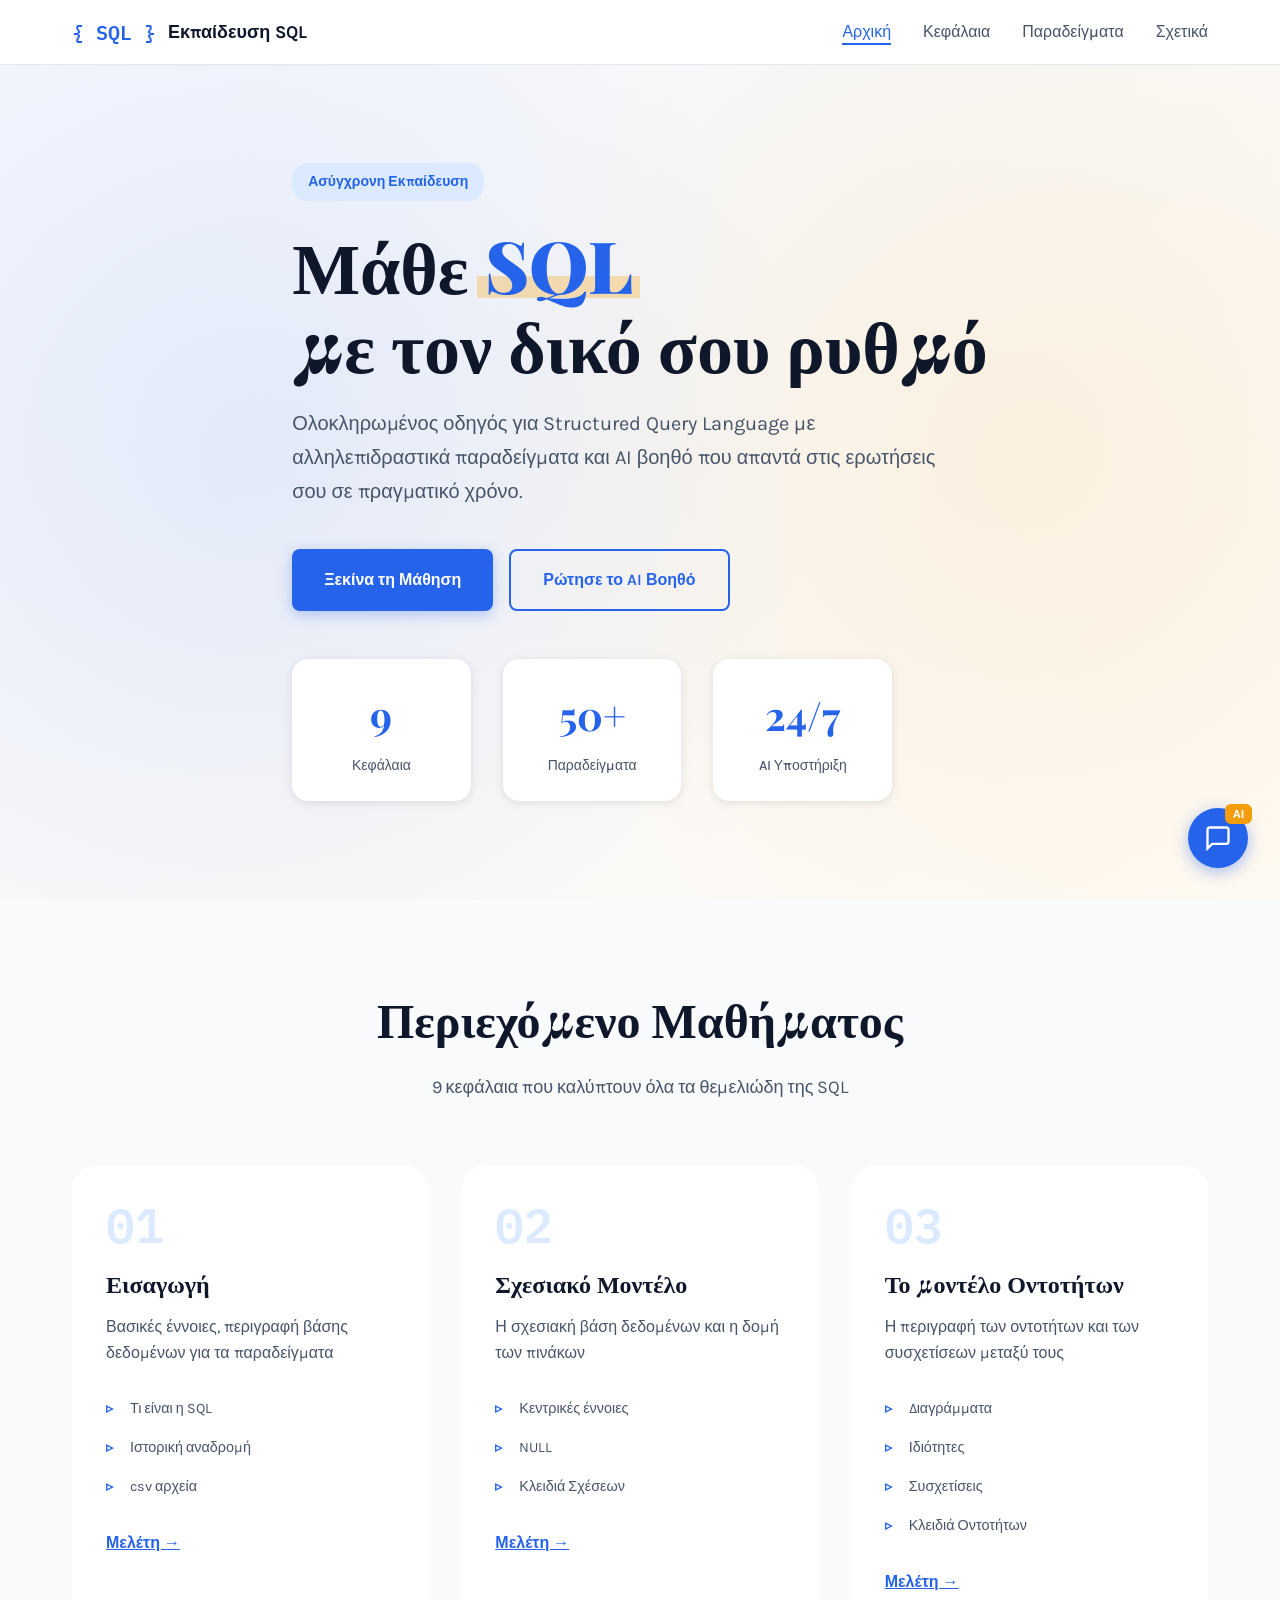
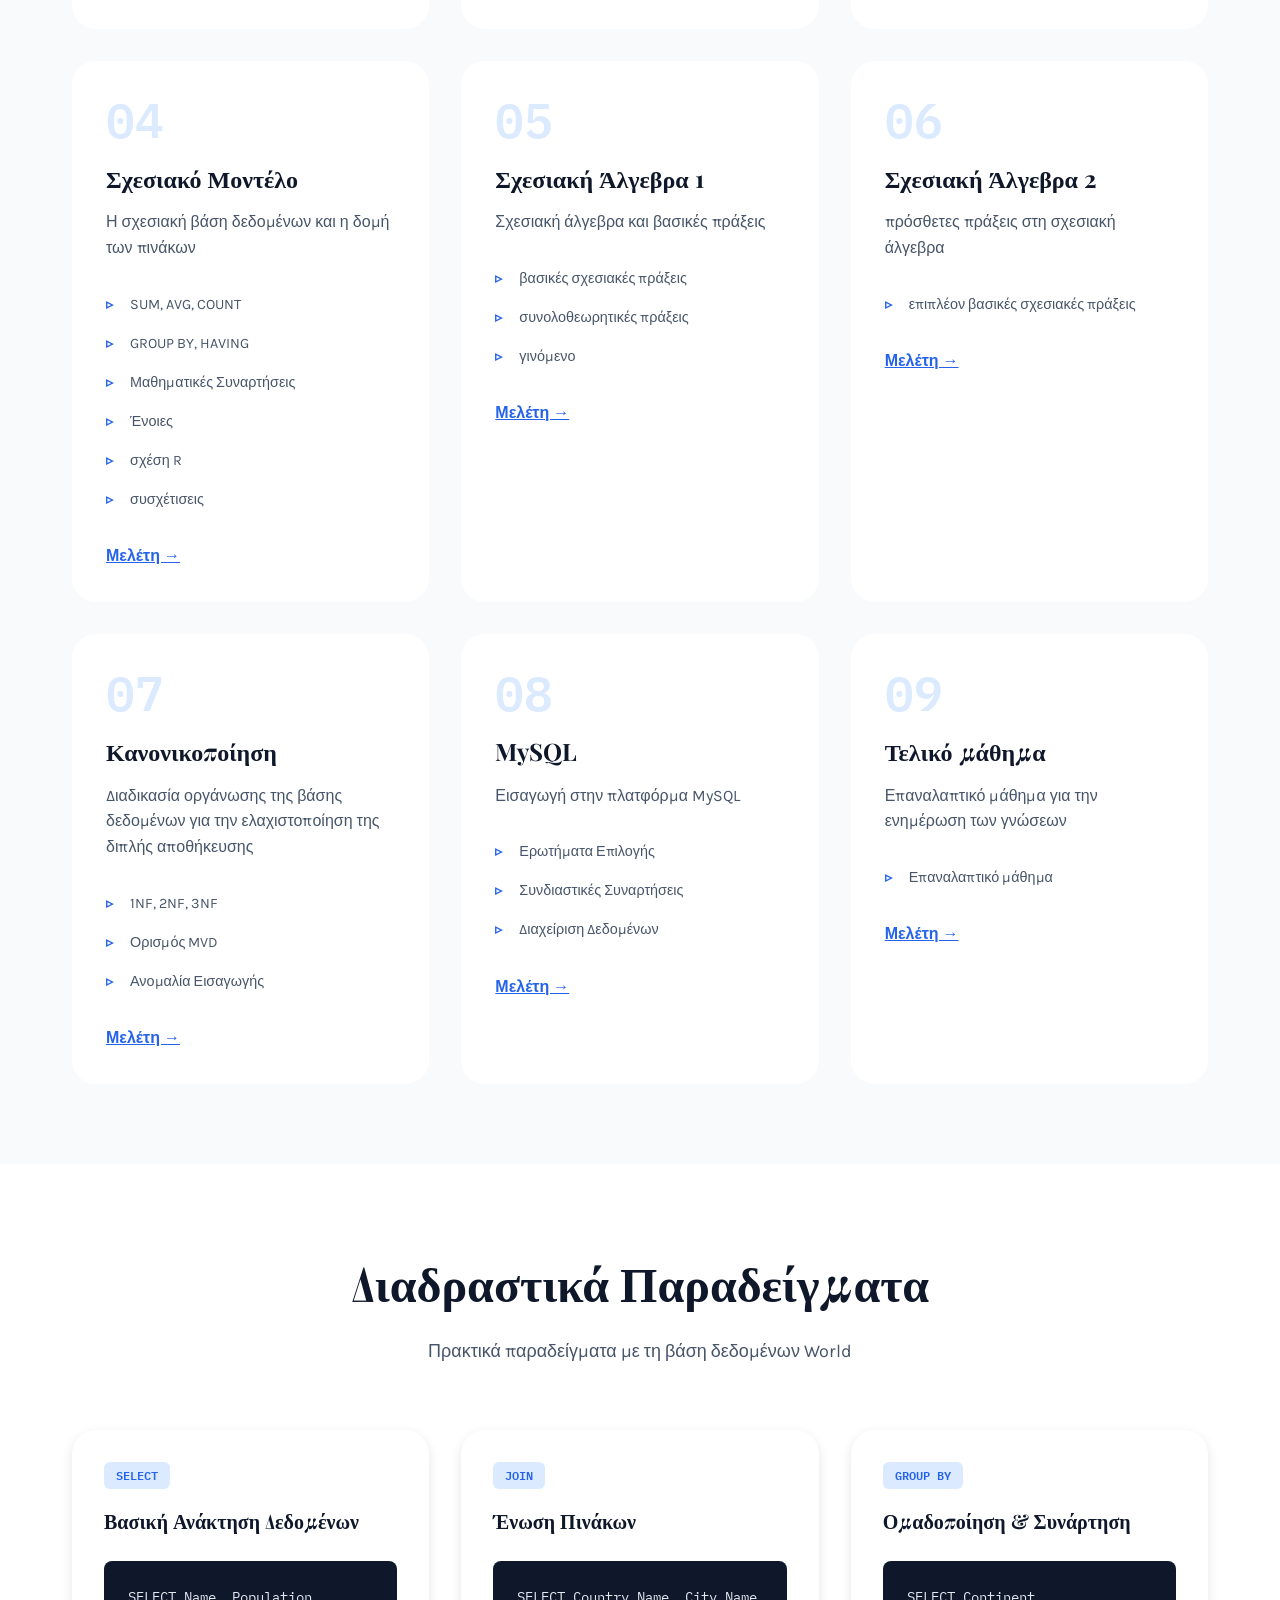
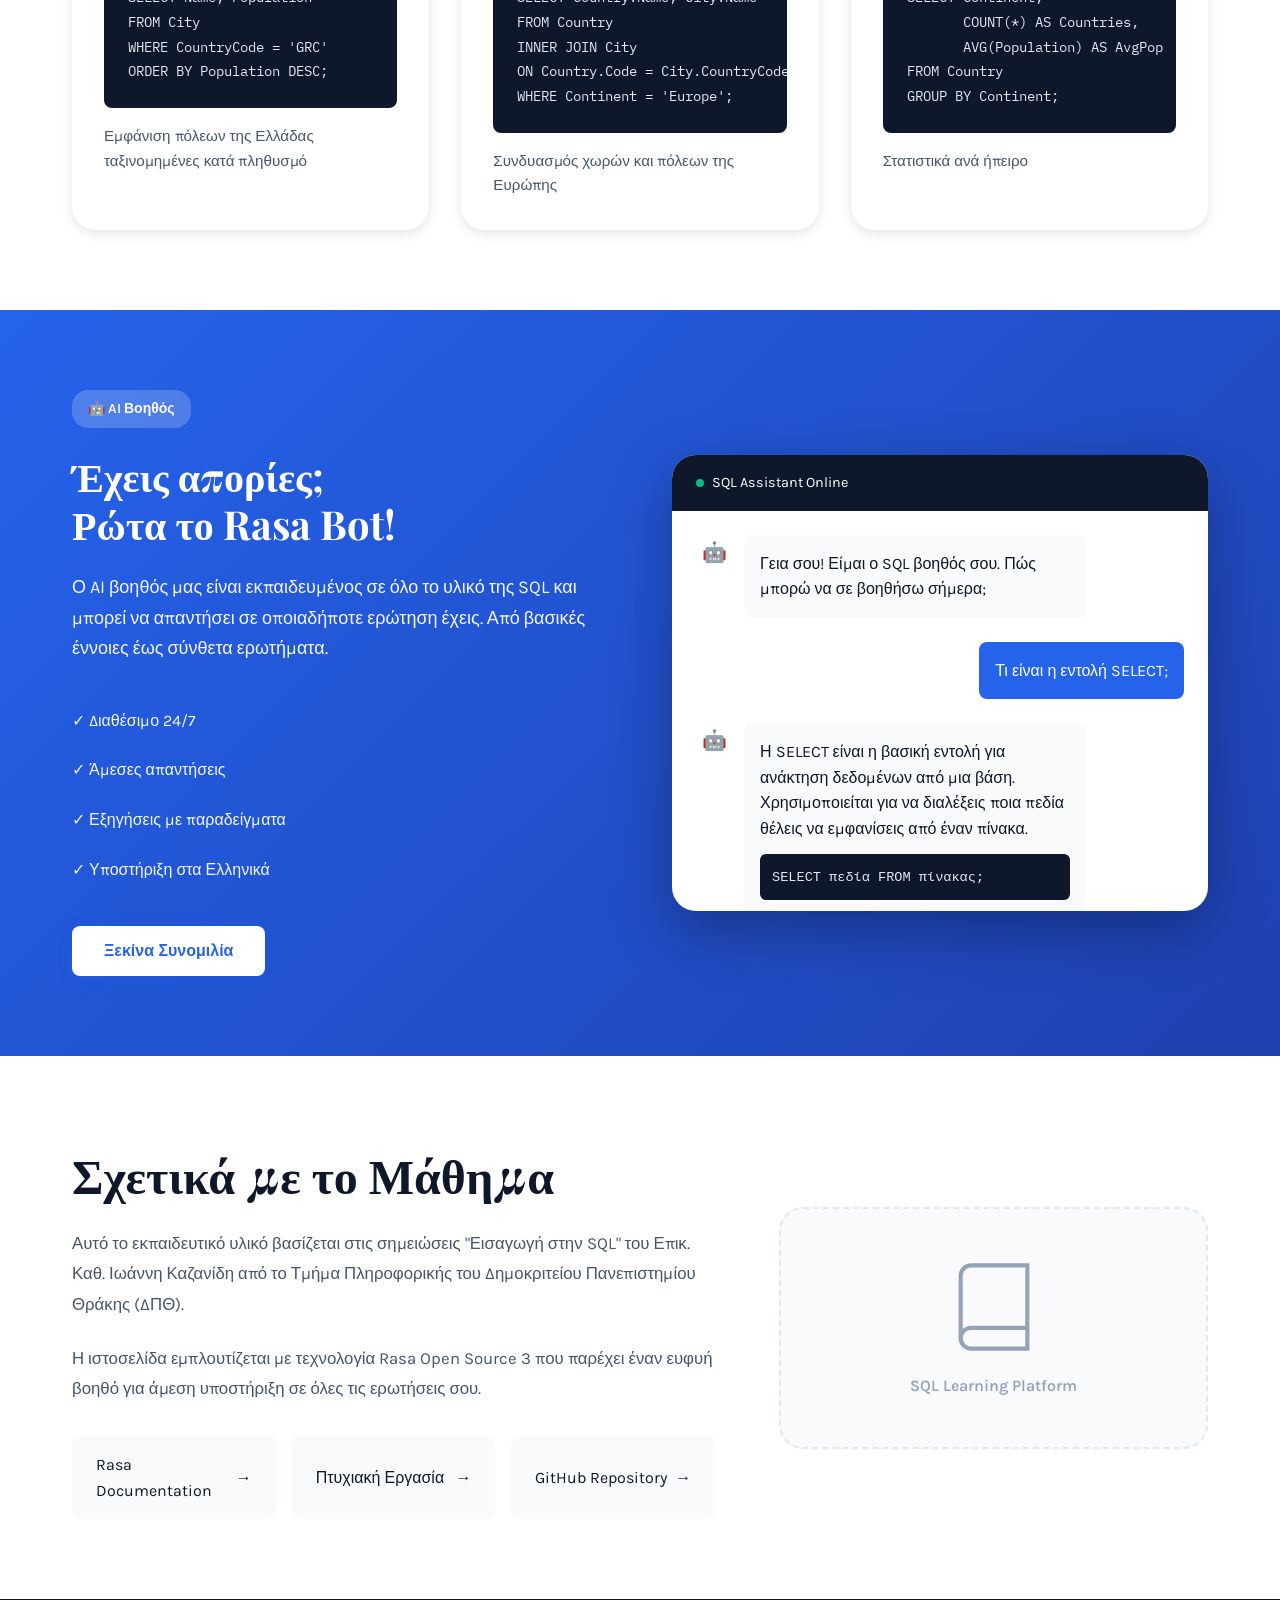
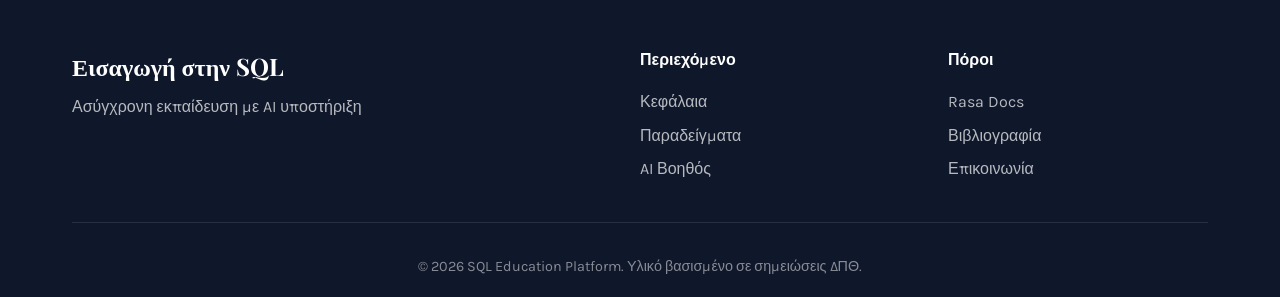
<file: index.html>
<!DOCTYPE html>
<html lang="el">
<head>
    <meta charset="UTF-8">
    <meta name="viewport" content="width=device-width, initial-scale=1.0">
    <title>Εισαγωγή στην SQL - Ασύγχρονη Εκπαίδευση</title>
    <link rel="stylesheet" href="styles.css?v=2">
    <link rel="preconnect" href="https://fonts.googleapis.com">
    <link rel="preconnect" href="https://fonts.gstatic.com" crossorigin>
    <link href="https://fonts.googleapis.com/css2?family=IBM+Plex+Mono:wght@400;600&family=Karla:wght@400;700&family=Playfair+Display:wght@700;900&display=swap" rel="stylesheet">
</head>
<body>
    <!-- Navigation -->
    <nav class="nav">
        <div class="nav-container">
            <div class="nav-brand">
                <span class="nav-icon">{ SQL }</span>
                <span class="nav-title">Εκπαίδευση SQL</span>
            </div>
            <ul class="nav-menu">
                <li><a href="#home" class="nav-link active">Αρχική</a></li>
                <li><a href="#chapters" class="nav-link">Κεφάλαια</a></li>
                <li><a href="#examples" class="nav-link">Παραδείγματα</a></li>
                <li><a href="#about" class="nav-link">Σχετικά</a></li>
            </ul>
        </div>
    </nav>

    <!-- Hero Section -->
    <section class="hero" id="home">
        <div class="hero-background"></div>
        <div class="hero-content">
            <div class="hero-badge">Ασύγχρονη Εκπαίδευση</div>
            <h1 class="hero-title">
                Μάθε <span class="highlight">SQL</span><br>
                με τον δικό σου ρυθμό
            </h1>
            <p class="hero-subtitle">
                Ολοκληρωμένος οδηγός για Structured Query Language με αλληλεπιδραστικά παραδείγματα 
                και AI βοηθό που απαντά στις ερωτήσεις σου σε πραγματικό χρόνο.
            </p>
            <div class="hero-buttons">
                <a href="#chapters" class="btn btn-primary">Ξεκίνα τη Μάθηση</a>
                <a href="#chatbot" class="btn btn-secondary">Ρώτησε το AI Βοηθό</a>
            </div>
            <div class="hero-stats">
                <div class="stat">
                    <span class="stat-number">9</span>
                    <span class="stat-label">Κεφάλαια</span>
                </div>
                <div class="stat">
                    <span class="stat-number">50+</span>
                    <span class="stat-label">Παραδείγματα</span>
                </div>
                <div class="stat">
                    <span class="stat-number">24/7</span>
                    <span class="stat-label">AI Υποστήριξη</span>
                </div>
            </div>
        </div>
    </section>

    <!-- Chapters Section -->
    <section class="chapters" id="chapters">
        <div class="container">
            <div class="section-header">
                <h2 class="section-title">Περιεχόμενο Μαθήματος</h2>
                <p class="section-subtitle">9 κεφάλαια που καλύπτουν όλα τα θεμελιώδη της SQL</p>
            </div>

            <div class="chapters-grid">
                <!-- Chapter 1 -->
                <div class="chapter-card" data-chapter="1">
                    <div class="chapter-number">01</div>
                    <h3 class="chapter-title">Εισαγωγή</h3>
                    <p class="chapter-description">Βασικές έννοιες, περιγραφή βάσης δεδομένων για τα παραδείγματα</p>
                    <ul class="chapter-topics">
                        <li>Τι είναι η SQL</li>
                        <li>Ιστορική αναδρομή</li>
                        <li>csv αρχεία</li>
                    </ul>
                    <a href="https://moodle.cs.duth.gr/pluginfile.php/14323/mod_resource/content/2/1.databasesjourney2024.pdf" class="chapter-btn" target="_blank">Μελέτη →</a>
                </div>

                <!-- Chapter 2 -->
                <div class="chapter-card" data-chapter="2">
                    <div class="chapter-number">02</div>
                    <h3 class="chapter-title">Σχεσιακό Μοντέλο</h3>
                    <p class="chapter-description">Η σχεσιακή βάση δεδομένων και η δομή των πινάκων</p>
                    <ul class="chapter-topics">
                        <li>Κεντρικές έννοιες</li>
                        <li>NULL</li>
                        <li>Κλειδιά Σχέσεων</li>
                    </ul>
                    <a href="https://moodle.cs.duth.gr/pluginfile.php/14324/mod_resource/content/1/2.%20%CE%A3%CF%87%CE%B5%CF%83%CE%B9%CE%B1%CE%BA%CF%8C%20%CE%9C%CE%BF%CE%BD%CF%84%CE%AD%CE%BB%CE%BF.pdf" class="chapter-btn" target="_blank">Μελέτη →</a>
                </div>

                <!-- Chapter 3 -->
                <div class="chapter-card" data-chapter="3">
                    <div class="chapter-number">03</div>
                    <h3 class="chapter-title">Το μοντέλο Οντοτήτων</h3>
                    <p class="chapter-description">Η περιγραφή των οντοτήτων και των συσχετίσεων μεταξύ τους</p>
                    <ul class="chapter-topics">
                        <li>Διαγράμματα</li>
                        <li>Ιδιότητες</li>
                        <li>Συσχετίσεις</li>
                        <li>Κλειδιά Οντοτήτων</li>
                    </ul>
                    <a href="https://moodle.cs.duth.gr/pluginfile.php/14567/mod_resource/content/1/5.%20beERmodel.pdf.pdf" class="chapter-btn" target="_blank">Μελέτη →</a>
                </div>

                <!-- Chapter 4 -->
                <div class="chapter-card" data-chapter="4">
                    <div class="chapter-number">04</div>
                    <h3 class="chapter-title">Σχεσιακό Μοντέλο</h3>
                    <p class="chapter-description">Η σχεσιακή βάση δεδομένων και η δομή των πινάκων</p>
                    <ul class="chapter-topics">
                        <li>SUM, AVG, COUNT</li>
                        <li>GROUP BY, HAVING</li>
                        <li>Μαθηματικές Συναρτήσεις</li>
                        <li>Ένοιες</li>
                        <li>σχέση R</li>
                        <li>συσχέτισεις</li>
                    </ul>
                    <a href="https://moodle.cs.duth.gr/pluginfile.php/40377/mod_resource/content/3/4.%20Relational_Model%20Short-1-29.pdf" class="chapter-btn" target="_blank">Μελέτη →</a>
                </div>

                <!-- Chapter 5 -->
                <div class="chapter-card" data-chapter="5">
                    <div class="chapter-number">05</div>
                    <h3 class="chapter-title">Σχεσιακή Άλγεβρα 1</h3>
                    <p class="chapter-description">Σχεσιακή άλγεβρα και βασικές πράξεις</p>
                    <ul class="chapter-topics">
                        <li>βασικές σχεσιακές πράξεις</li>
                        <li>συνολοθεωρητικές πράξεις</li>
                        <li>γινόμενο</li>
                    </ul>
                    <a href="https://moodle.cs.duth.gr/pluginfile.php/14429/mod_resource/content/1/3.%20RelationalAlgebra.pdf" class="chapter-btn" target="_blank">Μελέτη →</a>
                </div>

                <!-- Chapter 6 -->
                <div class="chapter-card" data-chapter="6">
                    <div class="chapter-number">06</div>
                    <h3 class="chapter-title">Σχεσιακή Άλγεβρα 2</h3>
                    <p class="chapter-description">πρόσθετες πράξεις στη σχεσιακή άλγεβρα</p>
                    <ul class="chapter-topics">
                        <li>επιπλέον βασικές σχεσιακές πράξεις</li>
                    </ul>
                    <a href="https://moodle.cs.duth.gr/pluginfile.php/14430/mod_resource/content/1/4.%20notesRelationalAlgebra.pdf" class="chapter-btn" target="_blank">Μελέτη →</a>
                </div>

                <!-- Chapter 7 -->
                <div class="chapter-card" data-chapter="7">
                    <div class="chapter-number">07</div>
                    <h3 class="chapter-title">Κανονικοποίηση</h3>
                    <p class="chapter-description">Διαδικασία οργάνωσης της βάσης δεδομένων για την ελαχιστοποίηση της διπλής αποθήκευσης</p>
                    <ul class="chapter-topics">
                        <li>1NF, 2NF, 3NF</li>
                        <li>Ορισμός MVD </li>
                        <li>Ανομαλία Εισαγωγής </li>
                    </ul>
                    <a href="https://moodle.cs.duth.gr/pluginfile.php/40529/mod_resource/content/1/%CE%9A%CE%B1%CE%BD%CE%BF%CE%BD%CE%B9%CE%BA%CE%BF%CF%80%CE%BF%CE%AF%CE%B7%CF%83%CE%B7%202026.pdf" class="chapter-btn" target="_blank">Μελέτη →</a>
                </div>

                <!-- Chapter 8 -->
                <div class="chapter-card" data-chapter="8">
                    <div class="chapter-number">08</div>
                    <h3 class="chapter-title">MySQL</h3>
                    <p class="chapter-description">Εισαγωγή στην πλατφόρμα MySQL</p>
                    <ul class="chapter-topics">
                        <li>Ερωτήματα Επιλογής</li>
                        <li>Συνδιαστικές Συναρτήσεις</li>
                        <li>Διαχείριση Δεδομένων</li>
                    </ul>
                    <a href="https://moodle.cs.duth.gr/pluginfile.php/14779/mod_resource/content/2/%CE%A3%CE%B7%CE%BC%CE%B5%CE%B9%CF%8E%CF%83%CE%B5%CE%B9%CF%82%20-%20%CE%95%CE%B9%CF%83%CE%B1%CE%B3%CF%89%CE%B3%CE%AE%20%CF%83%CF%84%CE%B7%20MySQL.pdf" class="chapter-btn" target="_blank">Μελέτη →</a>
                </div>

                <!-- Chapter 9 -->
                <div class="chapter-card" data-chapter="9">
                    <div class="chapter-number">09</div>
                    <h3 class="chapter-title">Τελικό μάθημα</h3>
                    <p class="chapter-description">Επαναλαπτικό μάθημα για την ενημέρωση των γνώσεων</p>
                    <ul class="chapter-topics">
                        <li>Επαναλαπτικό μάθημα</li>
                    </ul>
                    <a href="finalchapter.html" class="chapter-btn" target="_blank">Μελέτη →</a>
                </div>
            </div>
        </div>
    </section>

    <!-- Examples Section -->
    <section class="examples" id="examples">
        <div class="container">
            <div class="section-header">
                <h2 class="section-title">Διαδραστικά Παραδείγματα</h2>
                <p class="section-subtitle">Πρακτικά παραδείγματα με τη βάση δεδομένων World</p>
            </div>

            <div class="examples-grid">
                <div class="example-card">
                    <div class="example-header">
                        <span class="example-badge">SELECT</span>
                        <h3>Βασική Ανάκτηση Δεδομένων</h3>
                    </div>
                    <div class="code-block">
                        <pre><code>SELECT Name, Population 
FROM City 
WHERE CountryCode = 'GRC'
ORDER BY Population DESC;</code></pre>
                    </div>
                    <p class="example-description">Εμφάνιση πόλεων της Ελλάδας ταξινομημένες κατά πληθυσμό</p>
                </div>

                <div class="example-card">
                    <div class="example-header">
                        <span class="example-badge">JOIN</span>
                        <h3>Ένωση Πινάκων</h3>
                    </div>
                    <div class="code-block">
                        <pre><code>SELECT Country.Name, City.Name
FROM Country 
INNER JOIN City 
ON Country.Code = City.CountryCode
WHERE Continent = 'Europe';</code></pre>
                    </div>
                    <p class="example-description">Συνδυασμός χωρών και πόλεων της Ευρώπης</p>
                </div>

                <div class="example-card">
                    <div class="example-header">
                        <span class="example-badge">GROUP BY</span>
                        <h3>Ομαδοποίηση & Συνάρτηση</h3>
                    </div>
                    <div class="code-block">
                        <pre><code>SELECT Continent, 
       COUNT(*) AS Countries,
       AVG(Population) AS AvgPop
FROM Country
GROUP BY Continent;</code></pre>
                    </div>
                    <p class="example-description">Στατιστικά ανά ήπειρο</p>
                </div>
            </div>
        </div>
    </section>

    <!-- AI Assistant Section -->
    <section class="ai-section" id="chatbot">
        <div class="container">
            <div class="ai-content">
                <div class="ai-info">
                    <div class="ai-badge">🤖 AI Βοηθός</div>
                    <h2 class="ai-title">Έχεις απορίες;<br>Ρώτα το Rasa Bot!</h2>
                    <p class="ai-description">
                        Ο AI βοηθός μας είναι εκπαιδευμένος σε όλο το υλικό της SQL και μπορεί να απαντήσει 
                        σε οποιαδήποτε ερώτηση έχεις. Από βασικές έννοιες έως σύνθετα ερωτήματα.
                    </p>
                    <ul class="ai-features">
                        <li>✓ Διαθέσιμο 24/7</li>
                        <li>✓ Άμεσες απαντήσεις</li>
                        <li>✓ Εξηγήσεις με παραδείγματα</li>
                        <li>✓ Υποστήριξη στα Ελληνικά</li>
                    </ul>
                    <button class="btn btn-primary" onclick="openChatbot()">Ξεκίνα Συνομιλία</button>
                </div>
                <div class="ai-preview">
                    <div class="chat-window">
                        <div class="chat-header">
                            <div class="chat-status">
                                <span class="status-dot"></span>
                                <span>SQL Assistant Online</span>
                            </div>
                        </div>
                        <div class="chat-messages">
                            <div class="message bot">
                                <div class="message-avatar">🤖</div>
                                <div class="message-content">
                                    <p>Γεια σου! Είμαι ο SQL βοηθός σου. Πώς μπορώ να σε βοηθήσω σήμερα;</p>
                                </div>
                            </div>
                            <div class="message user">
                                <div class="message-content">
                                    <p>Τι είναι η εντολή SELECT;</p>
                                </div>
                            </div>
                            <div class="message bot">
                                <div class="message-avatar">🤖</div>
                                <div class="message-content">
                                    <p>Η SELECT είναι η βασική εντολή για ανάκτηση δεδομένων από μια βάση. Χρησιμοποιείται για να διαλέξεις ποια πεδία θέλεις να εμφανίσεις από έναν πίνακα.</p>
                                    <div class="code-snippet">
                                        <code>SELECT πεδία FROM πίνακας;</code>
                                    </div>
                                </div>
                            </div>
                        </div>
                    </div>
                </div>
            </div>
        </div>
    </section>

    <!-- About Section -->
    <section class="about" id="about">
        <div class="container">
            <div class="about-content">
                <div class="about-text">
                    <h2 class="section-title">Σχετικά με το Μάθημα</h2>
                    <p>
                        Αυτό το εκπαιδευτικό υλικό βασίζεται στις σημειώσεις "Εισαγωγή στην SQL" του 
                        Επικ. Καθ. Ιωάννη Καζανίδη από το Τμήμα Πληροφορικής του Δημοκριτείου Πανεπιστημίου Θράκης (ΔΠΘ).
                    </p>
                    <p>
                        Η ιστοσελίδα εμπλουτίζεται με τεχνολογία Rasa Open Source 3 που παρέχει 
                        έναν ευφυή βοηθό για άμεση υποστήριξη σε όλες τις ερωτήσεις σου.
                    </p>
                    <div class="about-links">
                        <a href="https://legacy-docs-oss.rasa.com/docs/rasa/" target="_blank" class="link-btn">
                            <span>Rasa Documentation</span>
                            <span>→</span>
                        </a>
                        <a href="https://docs.google.com/document/d/1OOzyS6fsBnK_MWFTRzpsILBMKSZgNrDy/edit?usp=sharing&ouid=115542276804254790802&rtpof=true&sd=true" target="_blank" class="link-btn">
                            <span>Πτυχιακή Εργασία</span>
                            <span>→</span>
                        </a>
                        <a href="https://github.com/ChrisToumparis/RasaSQL" target="_blank" class="link-btn">
                            <span>GitHub Repository</span>
                            <span>→</span>
                        </a>

                    </div>
                </div>
                <div class="about-image">
                    <div class="image-placeholder">
                        <div class="placeholder-icon">
                            <svg viewBox="0 0 24 24" fill="none" stroke="currentColor">
                                <path d="M4 19.5A2.5 2.5 0 0 1 6.5 17H20"></path>
                                <path d="M6.5 2H20v20H6.5A2.5 2.5 0 0 1 4 19.5v-15A2.5 2.5 0 0 1 6.5 2z"></path>
                            </svg>
                        </div>
                        <p>SQL Learning Platform</p>
                    </div>
                </div>
            </div>
        </div>
    </section>

    <!-- Footer -->
    <footer class="footer">
        <div class="container">
            <div class="footer-content">
                <div class="footer-section">
                    <h3>Εισαγωγή στην SQL</h3>
                    <p>Ασύγχρονη εκπαίδευση με AI υποστήριξη</p>
                </div>
                <div class="footer-section">
                    <h4>Περιεχόμενο</h4>
                    <ul>
                        <li><a href="#chapters">Κεφάλαια</a></li>
                        <li><a href="#examples">Παραδείγματα</a></li>
                        <li><a href="#chatbot">AI Βοηθός</a></li>
                    </ul>
                </div>
                <div class="footer-section">
                    <h4>Πόροι</h4>
                    <ul>
                        <li><a href="https://opensource.rasa.com" target="_blank">Rasa Docs</a></li>
                        <li><a href="#">Βιβλιογραφία</a></li>
                        <li><a href="#">Επικοινωνία</a></li>
                    </ul>
                </div>
            </div>
            <div class="footer-bottom">
                <p>&copy; 2026 SQL Education Platform. Υλικό βασισμένο σε σημειώσεις ΔΠΘ.</p>
            </div>
        </div>
    </footer>

    <!-- Floating Chat Button -->
    <button class="floating-chat-btn" onclick="toggleChat()" title="Ρώτησε το SQL Assistant">
        <svg class="chat-icon" viewBox="0 0 24 24" fill="none" stroke="currentColor">
            <path d="M21 15a2 2 0 0 1-2 2H7l-4 4V5a2 2 0 0 1 2-2h14a2 2 0 0 1 2 2z"></path>
        </svg>
        <span class="chat-badge">AI</span>
    </button>

    <!-- Chat Widget (Hidden by default) -->
    <div class="chat-widget" id="chatWidget">
        <div class="chat-widget-header">
            <div class="chat-widget-title">
                <span class="chat-widget-icon">🤖</span>
                <div>
                    <h3>SQL Assistant</h3>
                    <span class="chat-widget-status">Online</span>
                </div>
            </div>
            <button class="chat-close-btn" onclick="toggleChat()">×</button>
        </div>
        <div class="chat-widget-body" id="chatBody">
            <div class="chat-widget-message bot">
                <div class="message-avatar">🤖</div>
                <div class="message-content">
                    <p>Γεια σου! Ρώτησέ με οτιδήποτε για την SQL!</p>
                </div>
            </div>
        </div>
        <div class="chat-widget-input">
            <input type="text" id="chatInput" placeholder="Γράψε την ερώτησή σου..." />
            <button onclick="sendMessage()">
                <svg viewBox="0 0 24 24" fill="none" stroke="currentColor">
                    <path d="M22 2L11 13"></path>
                    <path d="M22 2L15 22L11 13L2 9L22 2Z"></path>
                </svg>
            </button>
        </div>
    </div>

    <script src="script.js?v=2"></script>
</body>
</html>
</file>
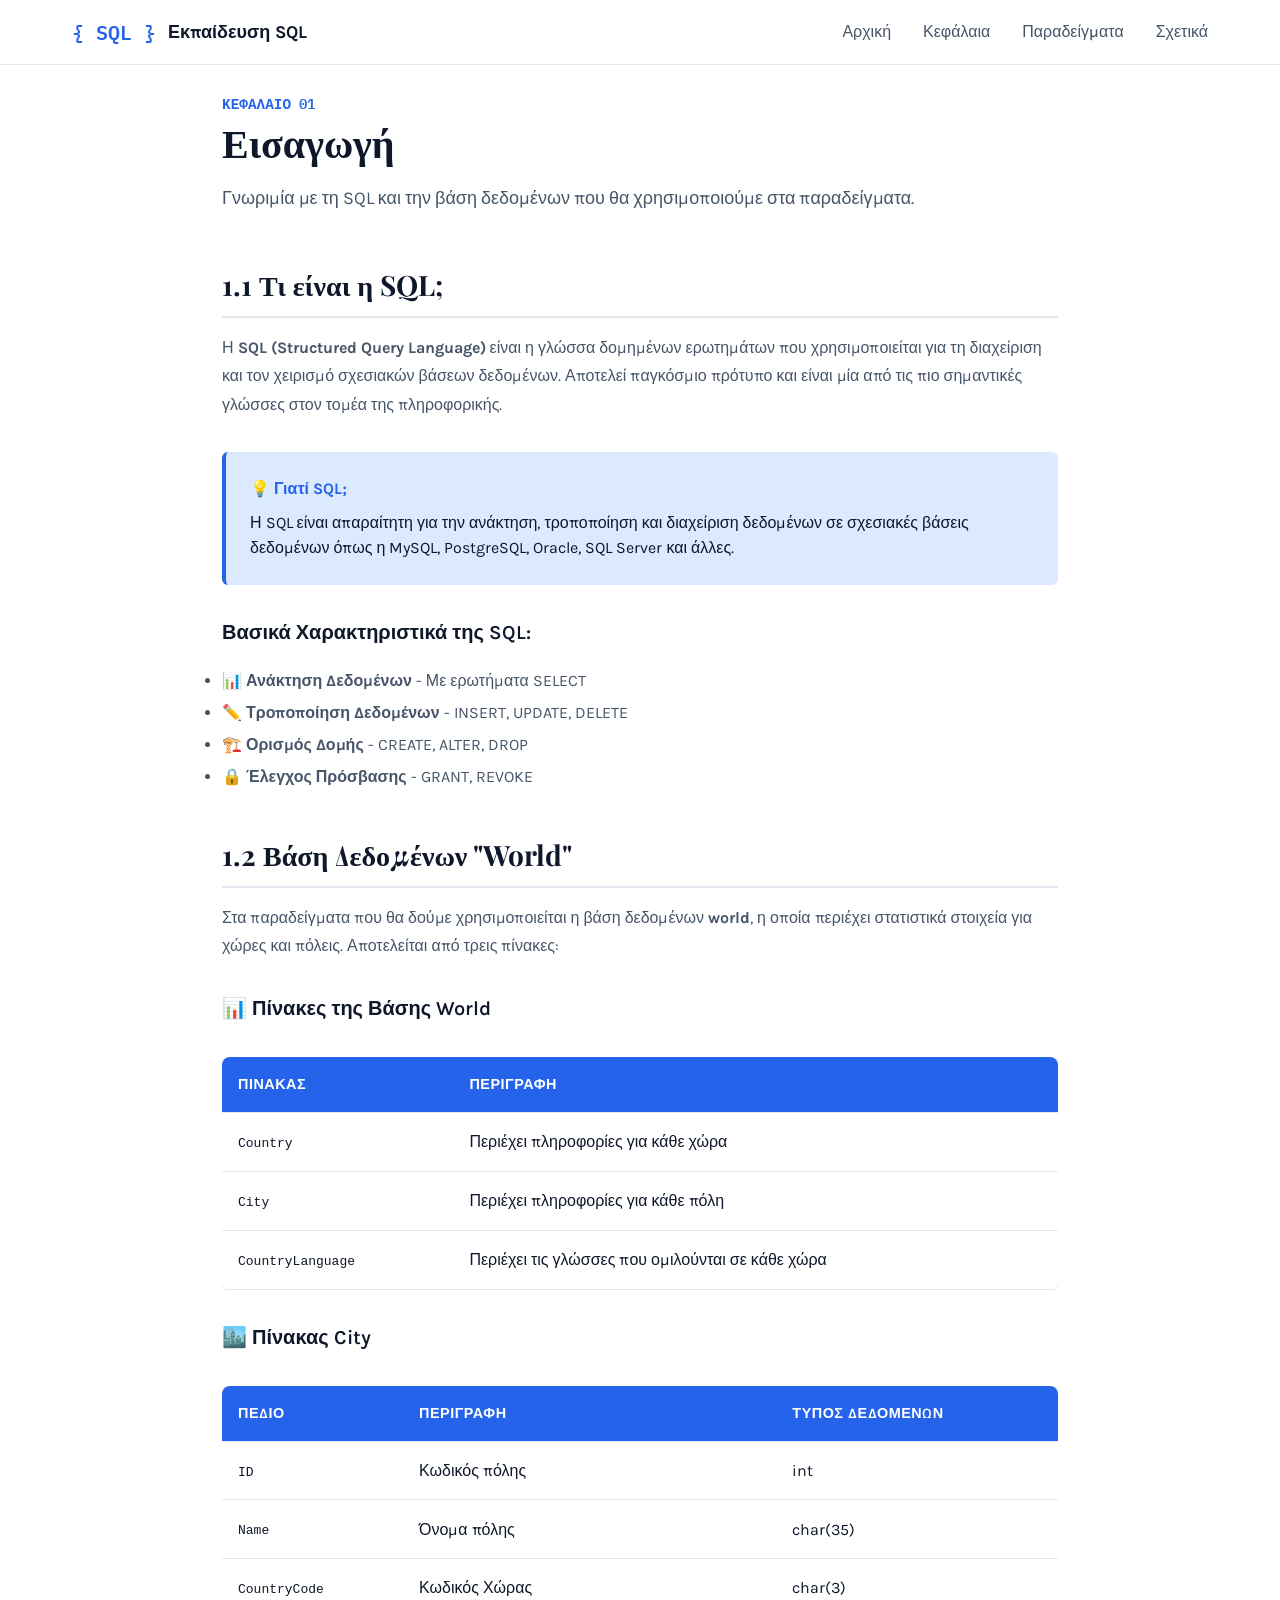
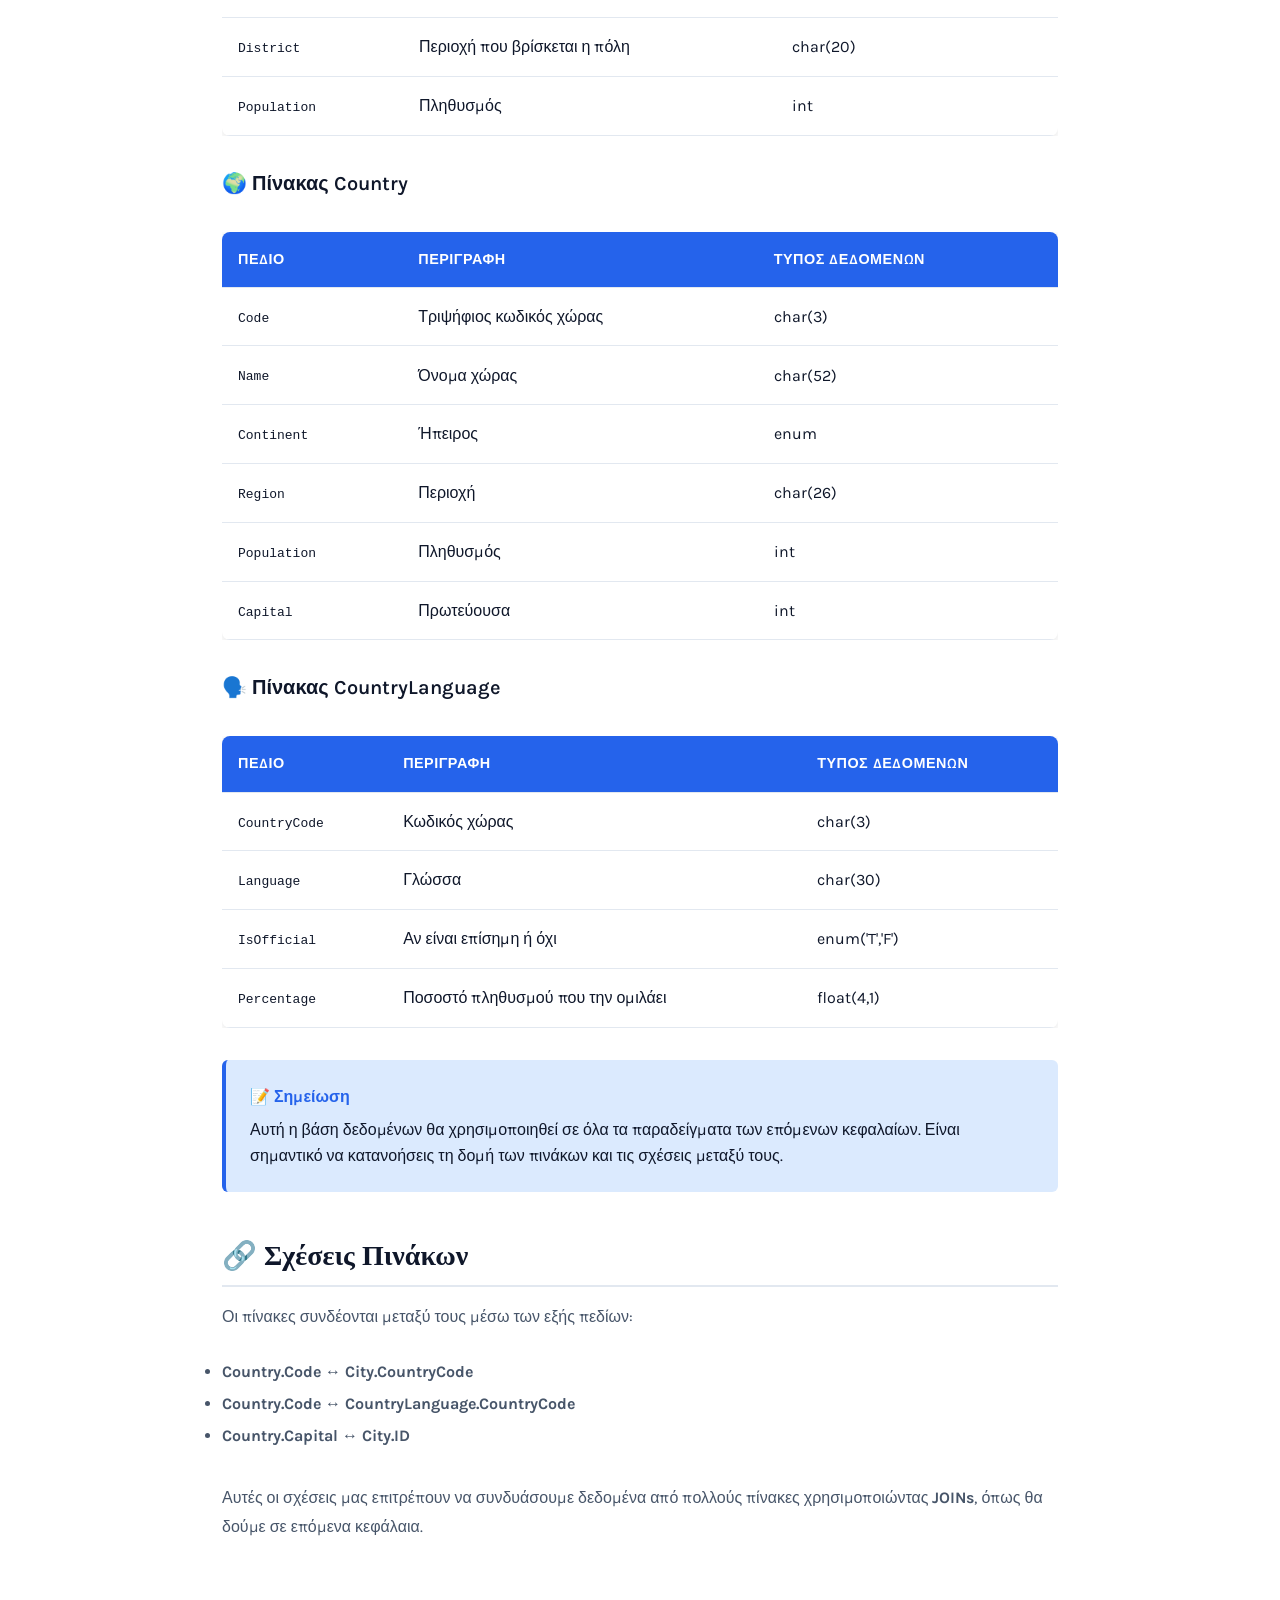
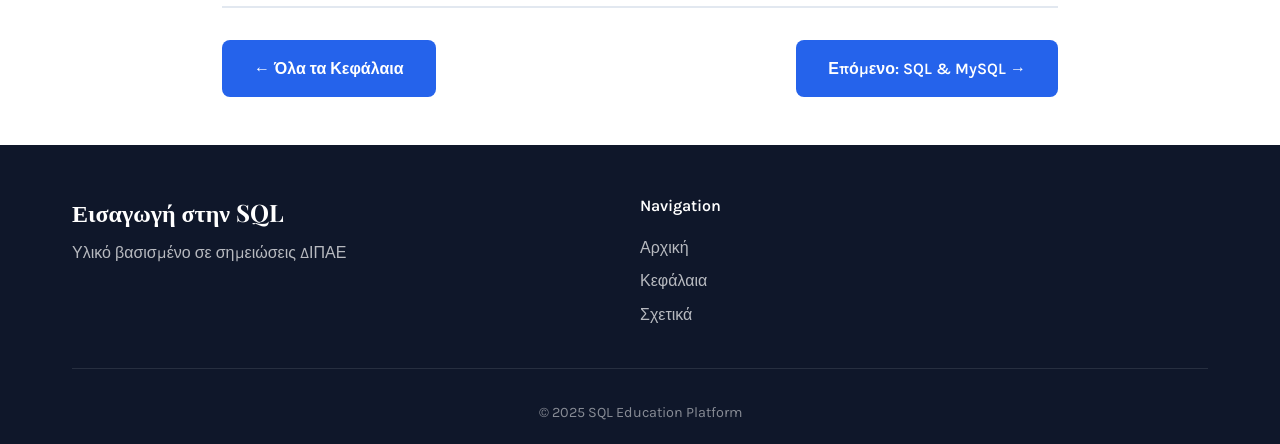
<file: chapter-1.html>
<!DOCTYPE html>
<html lang="el">
<head>
    <meta charset="UTF-8">
    <meta name="viewport" content="width=device-width, initial-scale=1.0">
    <title>Κεφάλαιο 1: Εισαγωγή - SQL Learning</title>
    <link rel="stylesheet" href="styles.css">
    <link rel="preconnect" href="https://fonts.googleapis.com">
    <link rel="preconnect" href="https://fonts.gstatic.com" crossorigin>
    <link href="https://fonts.googleapis.com/css2?family=IBM+Plex+Mono:wght@400;600&family=Karla:wght@400;700&family=Playfair+Display:wght@700;900&display=swap" rel="stylesheet">
    <style>
        .chapter-page {
            max-width: 900px;
            margin: 6rem auto 3rem;
            padding: 0 2rem;
        }
        
        .chapter-header {
            margin-bottom: 3rem;
        }
        
        .chapter-number {
            font-family: var(--font-mono);
            color: var(--primary);
            font-size: 0.9rem;
            font-weight: 600;
            margin-bottom: 0.5rem;
        }
        
        .chapter-title-main {
            font-family: var(--font-display);
            font-size: 2.5rem;
            color: var(--text-primary);
            margin-bottom: 1rem;
            line-height: 1.2;
        }
        
        .chapter-intro {
            font-size: 1.125rem;
            color: var(--text-secondary);
            line-height: 1.8;
            margin-bottom: 2rem;
        }
        
        .chapter-content h2 {
            font-family: var(--font-display);
            font-size: 1.75rem;
            color: var(--text-primary);
            margin: 2.5rem 0 1rem;
            padding-bottom: 0.5rem;
            border-bottom: 2px solid var(--border);
        }
        
        .chapter-content h3 {
            font-size: 1.25rem;
            color: var(--text-primary);
            margin: 2rem 0 1rem;
            font-weight: 600;
        }
        
        .chapter-content p {
            line-height: 1.8;
            margin-bottom: 1.5rem;
            color: var(--text-secondary);
        }
        
        .table-wrapper {
            overflow-x: auto;
            margin: 2rem 0;
        }
        
        .data-table {
            width: 100%;
            border-collapse: collapse;
            background: white;
            border-radius: var(--radius-md);
            overflow: hidden;
            box-shadow: 0 2px 8px var(--shadow);
        }
        
        .data-table thead {
            background: var(--primary);
            color: white;
        }
        
        .data-table th,
        .data-table td {
            padding: 1rem;
            text-align: left;
            border-bottom: 1px solid var(--border);
        }
        
        .data-table th {
            font-weight: 600;
            font-size: 0.9rem;
            text-transform: uppercase;
            letter-spacing: 0.5px;
        }
        
        .data-table tbody tr:hover {
            background: var(--bg-secondary);
        }
        
        .code-example {
            background: var(--bg-dark);
            color: #e2e8f0;
            padding: 1.5rem;
            border-radius: var(--radius-md);
            margin: 1.5rem 0;
            overflow-x: auto;
        }
        
        .code-example code {
            font-family: var(--font-mono);
            font-size: 0.9rem;
            line-height: 1.6;
        }
        
        .info-box {
            background: var(--primary-light);
            border-left: 4px solid var(--primary);
            padding: 1.5rem;
            margin: 2rem 0;
            border-radius: var(--radius-sm);
        }
        
        .info-box strong {
            color: var(--primary);
            display: block;
            margin-bottom: 0.5rem;
        }
        
        .chapter-nav {
            display: flex;
            justify-content: space-between;
            margin-top: 4rem;
            padding-top: 2rem;
            border-top: 2px solid var(--border);
        }
        
        .nav-button {
            padding: 1rem 2rem;
            background: var(--primary);
            color: white;
            text-decoration: none;
            border-radius: var(--radius-md);
            font-weight: 600;
            transition: all var(--transition-base);
            display: inline-flex;
            align-items: center;
            gap: 0.5rem;
        }
        
        .nav-button:hover {
            background: var(--primary-dark);
            transform: translateY(-2px);
        }
        
        .nav-button.disabled {
            background: var(--border);
            pointer-events: none;
            color: var(--text-muted);
        }
    </style>
</head>
<body>
    <!-- Navigation -->
    <nav class="nav">
        <div class="nav-container">
            <div class="nav-brand">
                <span class="nav-icon">{ SQL }</span>
                <span class="nav-title">Εκπαίδευση SQL</span>
            </div>
            <ul class="nav-menu">
                <li><a href="index.html" class="nav-link">Αρχική</a></li>
                <li><a href="index.html#chapters" class="nav-link active">Κεφάλαια</a></li>
                <li><a href="index.html#examples" class="nav-link">Παραδείγματα</a></li>
                <li><a href="index.html#about" class="nav-link">Σχετικά</a></li>
            </ul>
        </div>
    </nav>

    <!-- Chapter Content -->
    <div class="chapter-page">
        <div class="chapter-header">
            <div class="chapter-number">ΚΕΦΑΛΑΙΟ 01</div>
            <h1 class="chapter-title-main">Εισαγωγή</h1>
            <p class="chapter-intro">
                Γνωριμία με τη SQL και την βάση δεδομένων που θα χρησιμοποιούμε στα παραδείγματα.
            </p>
        </div>

        <div class="chapter-content">
            <h2>1.1 Τι είναι η SQL;</h2>
            
            <p>
                Η <strong>SQL (Structured Query Language)</strong> είναι η γλώσσα δομημένων ερωτημάτων 
                που χρησιμοποιείται για τη διαχείριση και τον χειρισμό σχεσιακών βάσεων δεδομένων. 
                Αποτελεί παγκόσμιο πρότυπο και είναι μία από τις πιο σημαντικές γλώσσες στον τομέα 
                της πληροφορικής.
            </p>

            <div class="info-box">
                <strong>💡 Γιατί SQL;</strong>
                Η SQL είναι απαραίτητη για την ανάκτηση, τροποποίηση και διαχείριση δεδομένων 
                σε σχεσιακές βάσεις δεδομένων όπως η MySQL, PostgreSQL, Oracle, SQL Server και άλλες.
            </div>

            <h3>Βασικά Χαρακτηριστικά της SQL:</h3>
            <ul style="line-height: 2; color: var(--text-secondary); margin-bottom: 2rem;">
                <li>📊 <strong>Ανάκτηση Δεδομένων</strong> - Με ερωτήματα SELECT</li>
                <li>✏️ <strong>Τροποποίηση Δεδομένων</strong> - INSERT, UPDATE, DELETE</li>
                <li>🏗️ <strong>Ορισμός Δομής</strong> - CREATE, ALTER, DROP</li>
                <li>🔒 <strong>Έλεγχος Πρόσβασης</strong> - GRANT, REVOKE</li>
            </ul>

            <h2>1.2 Βάση Δεδομένων "World"</h2>
            
            <p>
                Στα παραδείγματα που θα δούμε χρησιμοποιείται η βάση δεδομένων <strong>world</strong>, 
                η οποία περιέχει στατιστικά στοιχεία για χώρες και πόλεις. Αποτελείται από τρεις πίνακες:
            </p>

            <h3>📊 Πίνακες της Βάσης World</h3>

            <div class="table-wrapper">
                <table class="data-table">
                    <thead>
                        <tr>
                            <th>Πίνακας</th>
                            <th>Περιγραφή</th>
                        </tr>
                    </thead>
                    <tbody>
                        <tr>
                            <td><code>Country</code></td>
                            <td>Περιέχει πληροφορίες για κάθε χώρα</td>
                        </tr>
                        <tr>
                            <td><code>City</code></td>
                            <td>Περιέχει πληροφορίες για κάθε πόλη</td>
                        </tr>
                        <tr>
                            <td><code>CountryLanguage</code></td>
                            <td>Περιέχει τις γλώσσες που ομιλούνται σε κάθε χώρα</td>
                        </tr>
                    </tbody>
                </table>
            </div>

            <h3>🏙️ Πίνακας City</h3>
            
            <div class="table-wrapper">
                <table class="data-table">
                    <thead>
                        <tr>
                            <th>Πεδίο</th>
                            <th>Περιγραφή</th>
                            <th>Τύπος Δεδομένων</th>
                        </tr>
                    </thead>
                    <tbody>
                        <tr>
                            <td><code>ID</code></td>
                            <td>Κωδικός πόλης</td>
                            <td>int</td>
                        </tr>
                        <tr>
                            <td><code>Name</code></td>
                            <td>Όνομα πόλης</td>
                            <td>char(35)</td>
                        </tr>
                        <tr>
                            <td><code>CountryCode</code></td>
                            <td>Κωδικός Χώρας</td>
                            <td>char(3)</td>
                        </tr>
                        <tr>
                            <td><code>District</code></td>
                            <td>Περιοχή που βρίσκεται η πόλη</td>
                            <td>char(20)</td>
                        </tr>
                        <tr>
                            <td><code>Population</code></td>
                            <td>Πληθυσμός</td>
                            <td>int</td>
                        </tr>
                    </tbody>
                </table>
            </div>

            <h3>🌍 Πίνακας Country</h3>
            
            <div class="table-wrapper">
                <table class="data-table">
                    <thead>
                        <tr>
                            <th>Πεδίο</th>
                            <th>Περιγραφή</th>
                            <th>Τύπος Δεδομένων</th>
                        </tr>
                    </thead>
                    <tbody>
                        <tr>
                            <td><code>Code</code></td>
                            <td>Τριψήφιος κωδικός χώρας</td>
                            <td>char(3)</td>
                        </tr>
                        <tr>
                            <td><code>Name</code></td>
                            <td>Όνομα χώρας</td>
                            <td>char(52)</td>
                        </tr>
                        <tr>
                            <td><code>Continent</code></td>
                            <td>Ήπειρος</td>
                            <td>enum</td>
                        </tr>
                        <tr>
                            <td><code>Region</code></td>
                            <td>Περιοχή</td>
                            <td>char(26)</td>
                        </tr>
                        <tr>
                            <td><code>Population</code></td>
                            <td>Πληθυσμός</td>
                            <td>int</td>
                        </tr>
                        <tr>
                            <td><code>Capital</code></td>
                            <td>Πρωτεύουσα</td>
                            <td>int</td>
                        </tr>
                    </tbody>
                </table>
            </div>

            <h3>🗣️ Πίνακας CountryLanguage</h3>
            
            <div class="table-wrapper">
                <table class="data-table">
                    <thead>
                        <tr>
                            <th>Πεδίο</th>
                            <th>Περιγραφή</th>
                            <th>Τύπος Δεδομένων</th>
                        </tr>
                    </thead>
                    <tbody>
                        <tr>
                            <td><code>CountryCode</code></td>
                            <td>Κωδικός χώρας</td>
                            <td>char(3)</td>
                        </tr>
                        <tr>
                            <td><code>Language</code></td>
                            <td>Γλώσσα</td>
                            <td>char(30)</td>
                        </tr>
                        <tr>
                            <td><code>IsOfficial</code></td>
                            <td>Αν είναι επίσημη ή όχι</td>
                            <td>enum('T','F')</td>
                        </tr>
                        <tr>
                            <td><code>Percentage</code></td>
                            <td>Ποσοστό πληθυσμού που την ομιλάει</td>
                            <td>float(4,1)</td>
                        </tr>
                    </tbody>
                </table>
            </div>

            <div class="info-box">
                <strong>📝 Σημείωση</strong>
                Αυτή η βάση δεδομένων θα χρησιμοποιηθεί σε όλα τα παραδείγματα των επόμενων κεφαλαίων. 
                Είναι σημαντικό να κατανοήσεις τη δομή των πινάκων και τις σχέσεις μεταξύ τους.
            </div>

            <h2>🔗 Σχέσεις Πινάκων</h2>
            
            <p>
                Οι πίνακες συνδέονται μεταξύ τους μέσω των εξής πεδίων:
            </p>

            <ul style="line-height: 2; color: var(--text-secondary); margin-bottom: 2rem;">
                <li><strong>Country.Code</strong> ↔ <strong>City.CountryCode</strong></li>
                <li><strong>Country.Code</strong> ↔ <strong>CountryLanguage.CountryCode</strong></li>
                <li><strong>Country.Capital</strong> ↔ <strong>City.ID</strong></li>
            </ul>

            <p>
                Αυτές οι σχέσεις μας επιτρέπουν να συνδυάσουμε δεδομένα από πολλούς πίνακες 
                χρησιμοποιώντας <strong>JOINs</strong>, όπως θα δούμε σε επόμενα κεφάλαια.
            </p>
        </div>

        <!-- Chapter Navigation -->
        <div class="chapter-nav">
            <a href="index.html#chapters" class="nav-button">
                ← Όλα τα Κεφάλαια
            </a>
            <a href="chapter-2.html" class="nav-button">
                Επόμενο: SQL & MySQL →
            </a>
        </div>
    </div>

    <!-- Footer -->
    <footer class="footer">
        <div class="container">
            <div class="footer-content">
                <div class="footer-section">
                    <h3>Εισαγωγή στην SQL</h3>
                    <p>Υλικό βασισμένο σε σημειώσεις ΔΙΠΑΕ</p>
                </div>
                <div class="footer-section">
                    <h4>Navigation</h4>
                    <ul>
                        <li><a href="index.html">Αρχική</a></li>
                        <li><a href="index.html#chapters">Κεφάλαια</a></li>
                        <li><a href="index.html#about">Σχετικά</a></li>
                    </ul>
                </div>
            </div>
            <div class="footer-bottom">
                <p>&copy; 2025 SQL Education Platform</p>
            </div>
        </div>
    </footer>

    <script src="script.js"></script>
</body>
</html>
</file>
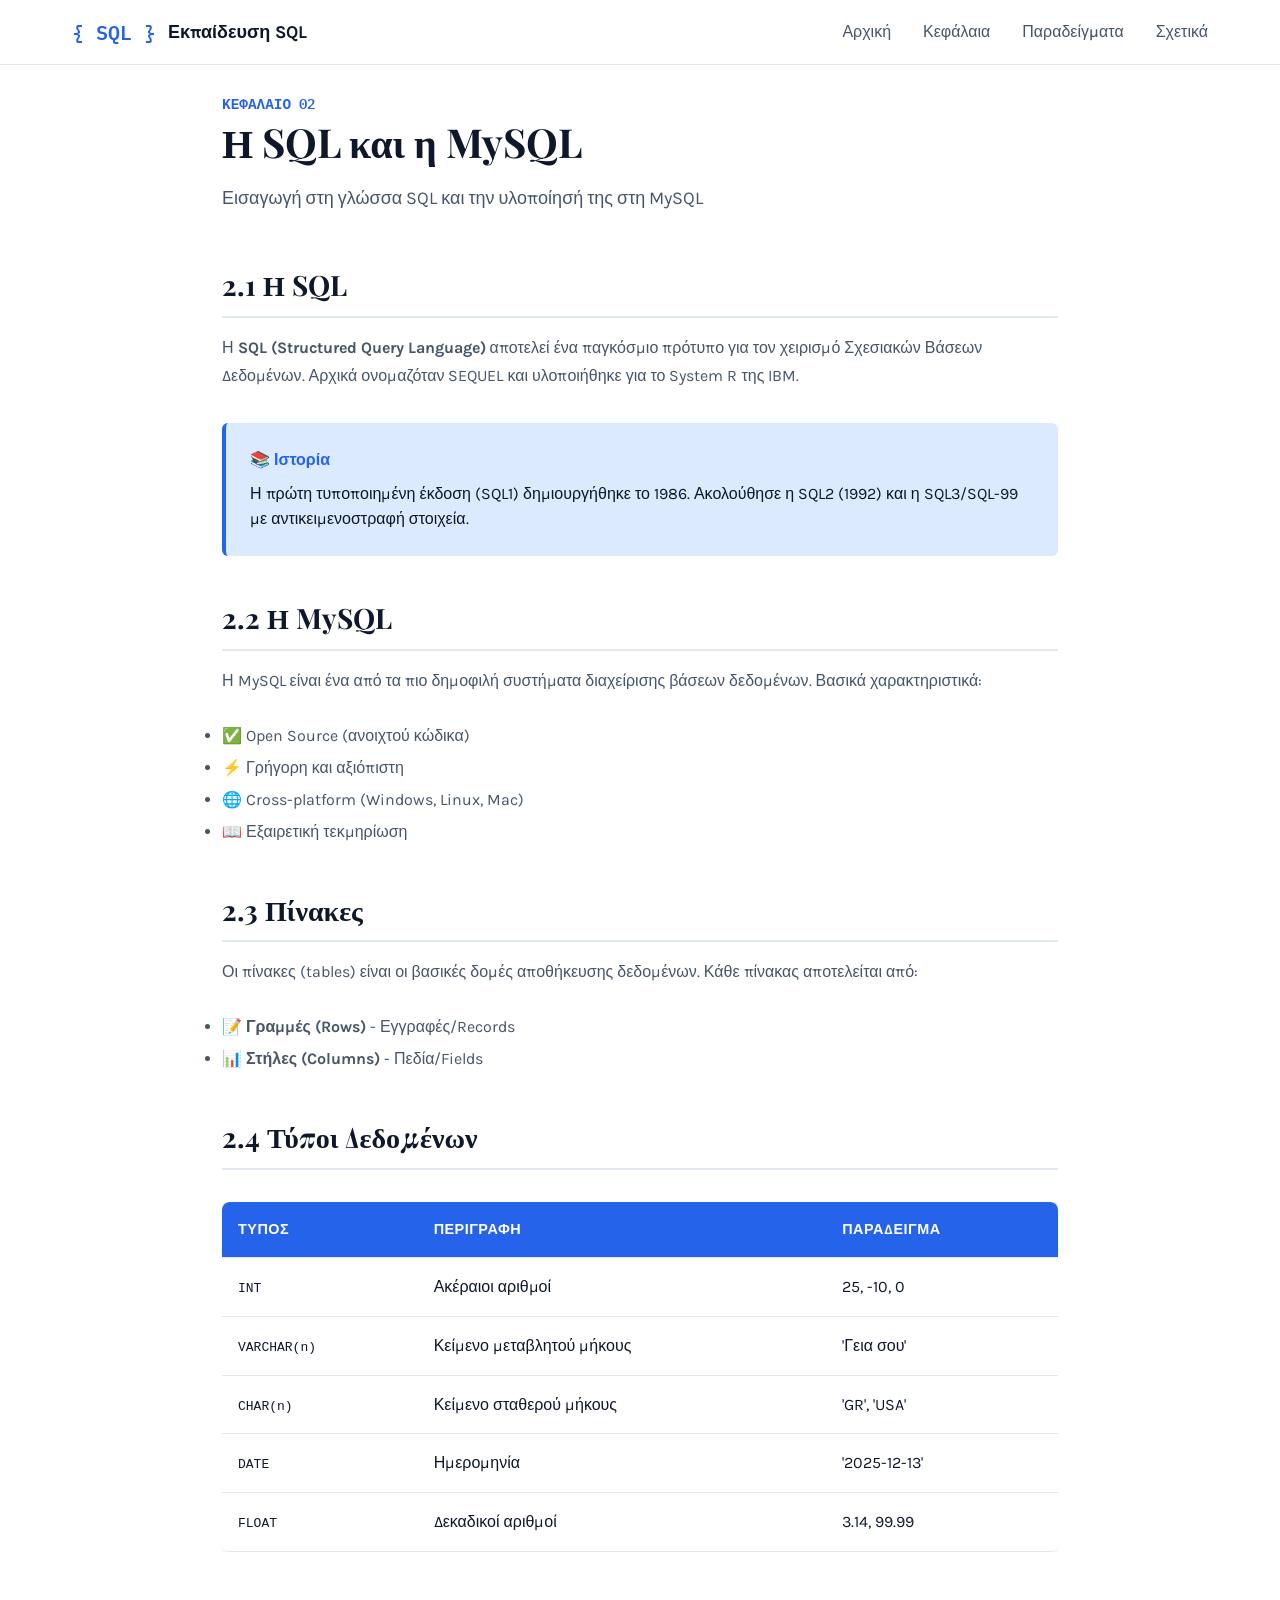
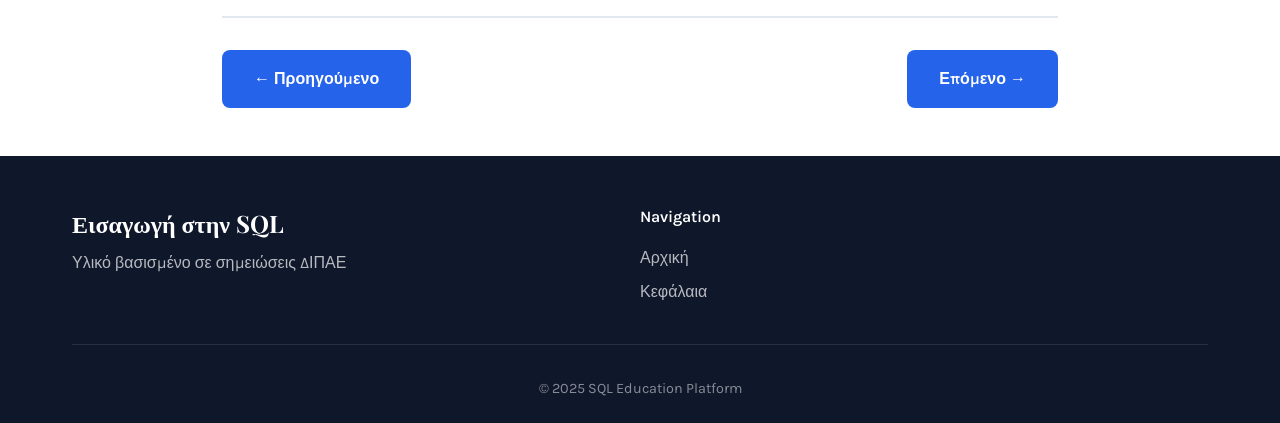
<file: chapter-2.html>
<!DOCTYPE html>
<html lang="el">
<head>
    <meta charset="UTF-8">
    <meta name="viewport" content="width=device-width, initial-scale=1.0">
    <title>Κεφάλαιο 2: Η SQL και η MySQL - SQL Learning</title>
    <link rel="stylesheet" href="styles.css">
    <link rel="preconnect" href="https://fonts.googleapis.com">
    <link rel="preconnect" href="https://fonts.gstatic.com" crossorigin>
    <link href="https://fonts.googleapis.com/css2?family=IBM+Plex+Mono:wght@400;600&family=Karla:wght@400;700&family=Playfair+Display:wght@700;900&display=swap" rel="stylesheet">
    <style>
        .chapter-page {
            max-width: 900px;
            margin: 6rem auto 3rem;
            padding: 0 2rem;
        }
        
        .chapter-header {
            margin-bottom: 3rem;
        }
        
        .chapter-number {
            font-family: var(--font-mono);
            color: var(--primary);
            font-size: 0.9rem;
            font-weight: 600;
            margin-bottom: 0.5rem;
        }
        
        .chapter-title-main {
            font-family: var(--font-display);
            font-size: 2.5rem;
            color: var(--text-primary);
            margin-bottom: 1rem;
            line-height: 1.2;
        }
        
        .chapter-intro {
            font-size: 1.125rem;
            color: var(--text-secondary);
            line-height: 1.8;
            margin-bottom: 2rem;
        }
        
        .chapter-content h2 {
            font-family: var(--font-display);
            font-size: 1.75rem;
            color: var(--text-primary);
            margin: 2.5rem 0 1rem;
            padding-bottom: 0.5rem;
            border-bottom: 2px solid var(--border);
        }
        
        .chapter-content h3 {
            font-size: 1.25rem;
            color: var(--text-primary);
            margin: 2rem 0 1rem;
            font-weight: 600;
        }
        
        .chapter-content p {
            line-height: 1.8;
            margin-bottom: 1.5rem;
            color: var(--text-secondary);
        }
        
        .table-wrapper {
            overflow-x: auto;
            margin: 2rem 0;
        }
        
        .data-table {
            width: 100%;
            border-collapse: collapse;
            background: white;
            border-radius: var(--radius-md);
            overflow: hidden;
            box-shadow: 0 2px 8px var(--shadow);
        }
        
        .data-table thead {
            background: var(--primary);
            color: white;
        }
        
        .data-table th,
        .data-table td {
            padding: 1rem;
            text-align: left;
            border-bottom: 1px solid var(--border);
        }
        
        .data-table th {
            font-weight: 600;
            font-size: 0.9rem;
            text-transform: uppercase;
            letter-spacing: 0.5px;
        }
        
        .data-table tbody tr:hover {
            background: var(--bg-secondary);
        }
        
        .code-example {
            background: var(--bg-dark);
            color: #e2e8f0;
            padding: 1.5rem;
            border-radius: var(--radius-md);
            margin: 1.5rem 0;
            overflow-x: auto;
        }
        
        .code-example code {
            font-family: var(--font-mono);
            font-size: 0.9rem;
            line-height: 1.6;
            white-space: pre;
        }
        
        .info-box {
            background: var(--primary-light);
            border-left: 4px solid var(--primary);
            padding: 1.5rem;
            margin: 2rem 0;
            border-radius: var(--radius-sm);
        }
        
        .info-box strong {
            color: var(--primary);
            display: block;
            margin-bottom: 0.5rem;
        }
        
        .chapter-nav {
            display: flex;
            justify-content: space-between;
            margin-top: 4rem;
            padding-top: 2rem;
            border-top: 2px solid var(--border);
        }
        
        .nav-button {
            padding: 1rem 2rem;
            background: var(--primary);
            color: white;
            text-decoration: none;
            border-radius: var(--radius-md);
            font-weight: 600;
            transition: all var(--transition-base);
            display: inline-flex;
            align-items: center;
            gap: 0.5rem;
        }
        
        .nav-button:hover {
            background: var(--primary-dark);
            transform: translateY(-2px);
        }
        
        .nav-button.disabled {
            background: var(--border);
            pointer-events: none;
            color: var(--text-muted);
        }
    </style>
</head>
<body>
    <nav class="nav">
        <div class="nav-container">
            <div class="nav-brand">
                <span class="nav-icon">{ SQL }</span>
                <span class="nav-title">Εκπαίδευση SQL</span>
            </div>
            <ul class="nav-menu">
                <li><a href="index.html" class="nav-link">Αρχική</a></li>
                <li><a href="index.html#chapters" class="nav-link active">Κεφάλαια</a></li>
                <li><a href="index.html#examples" class="nav-link">Παραδείγματα</a></li>
                <li><a href="index.html#about" class="nav-link">Σχετικά</a></li>
            </ul>
        </div>
    </nav>

    <div class="chapter-page">
        <div class="chapter-header">
            <div class="chapter-number">ΚΕΦΑΛΑΙΟ 02</div>
            <h1 class="chapter-title-main">Η SQL και η MySQL</h1>
            <p class="chapter-intro">Εισαγωγή στη γλώσσα SQL και την υλοποίησή της στη MySQL</p>
        </div>

        <div class="chapter-content">
            
            <h2>2.1 Η SQL</h2>
            <p>Η <strong>SQL (Structured Query Language)</strong> αποτελεί ένα παγκόσμιο πρότυπο για τον χειρισμό Σχεσιακών Βάσεων Δεδομένων. Αρχικά ονομαζόταν SEQUEL και υλοποιήθηκε για το System R της IBM.</p>
            
            <div class="info-box">
                <strong>📚 Ιστορία</strong>
                Η πρώτη τυποποιημένη έκδοση (SQL1) δημιουργήθηκε το 1986. Ακολούθησε η SQL2 (1992) και η SQL3/SQL-99 με αντικειμενοστραφή στοιχεία.
            </div>
            
            <h2>2.2 Η MySQL</h2>
            <p>Η MySQL είναι ένα από τα πιο δημοφιλή συστήματα διαχείρισης βάσεων δεδομένων. Βασικά χαρακτηριστικά:</p>
            <ul style="line-height: 2; color: var(--text-secondary);">
                <li>✅ Open Source (ανοιχτού κώδικα)</li>
                <li>⚡ Γρήγορη και αξιόπιστη</li>
                <li>🌐 Cross-platform (Windows, Linux, Mac)</li>
                <li>📖 Εξαιρετική τεκμηρίωση</li>
            </ul>
            
            <h2>2.3 Πίνακες</h2>
            <p>Οι πίνακες (tables) είναι οι βασικές δομές αποθήκευσης δεδομένων. Κάθε πίνακας αποτελείται από:</p>
            <ul style="line-height: 2; color: var(--text-secondary);">
                <li>📝 <strong>Γραμμές (Rows)</strong> - Εγγραφές/Records</li>
                <li>📊 <strong>Στήλες (Columns)</strong> - Πεδία/Fields</li>
            </ul>
            
            <h2>2.4 Τύποι Δεδομένων</h2>
            <div class="table-wrapper">
                <table class="data-table">
                    <thead>
                        <tr><th>Τύπος</th><th>Περιγραφή</th><th>Παράδειγμα</th></tr>
                    </thead>
                    <tbody>
                        <tr><td><code>INT</code></td><td>Ακέραιοι αριθμοί</td><td>25, -10, 0</td></tr>
                        <tr><td><code>VARCHAR(n)</code></td><td>Κείμενο μεταβλητού μήκους</td><td>'Γεια σου'</td></tr>
                        <tr><td><code>CHAR(n)</code></td><td>Κείμενο σταθερού μήκους</td><td>'GR', 'USA'</td></tr>
                        <tr><td><code>DATE</code></td><td>Ημερομηνία</td><td>'2025-12-13'</td></tr>
                        <tr><td><code>FLOAT</code></td><td>Δεκαδικοί αριθμοί</td><td>3.14, 99.99</td></tr>
                    </tbody>
                </table>
            </div>
        
        </div>

        <div class="chapter-nav">
            <a href="chapter-1.html" class="nav-button">
                ← Προηγούμενο
            </a>
            <a href="chapter-3.html" class="nav-button">
                Επόμενο →
            </a>
        </div>
    </div>

    <footer class="footer">
        <div class="container">
            <div class="footer-content">
                <div class="footer-section">
                    <h3>Εισαγωγή στην SQL</h3>
                    <p>Υλικό βασισμένο σε σημειώσεις ΔΙΠΑΕ</p>
                </div>
                <div class="footer-section">
                    <h4>Navigation</h4>
                    <ul>
                        <li><a href="index.html">Αρχική</a></li>
                        <li><a href="index.html#chapters">Κεφάλαια</a></li>
                    </ul>
                </div>
            </div>
            <div class="footer-bottom">
                <p>&copy; 2025 SQL Education Platform</p>
            </div>
        </div>
    </footer>

    <script src="script.js"></script>
</body>
</html>
</file>
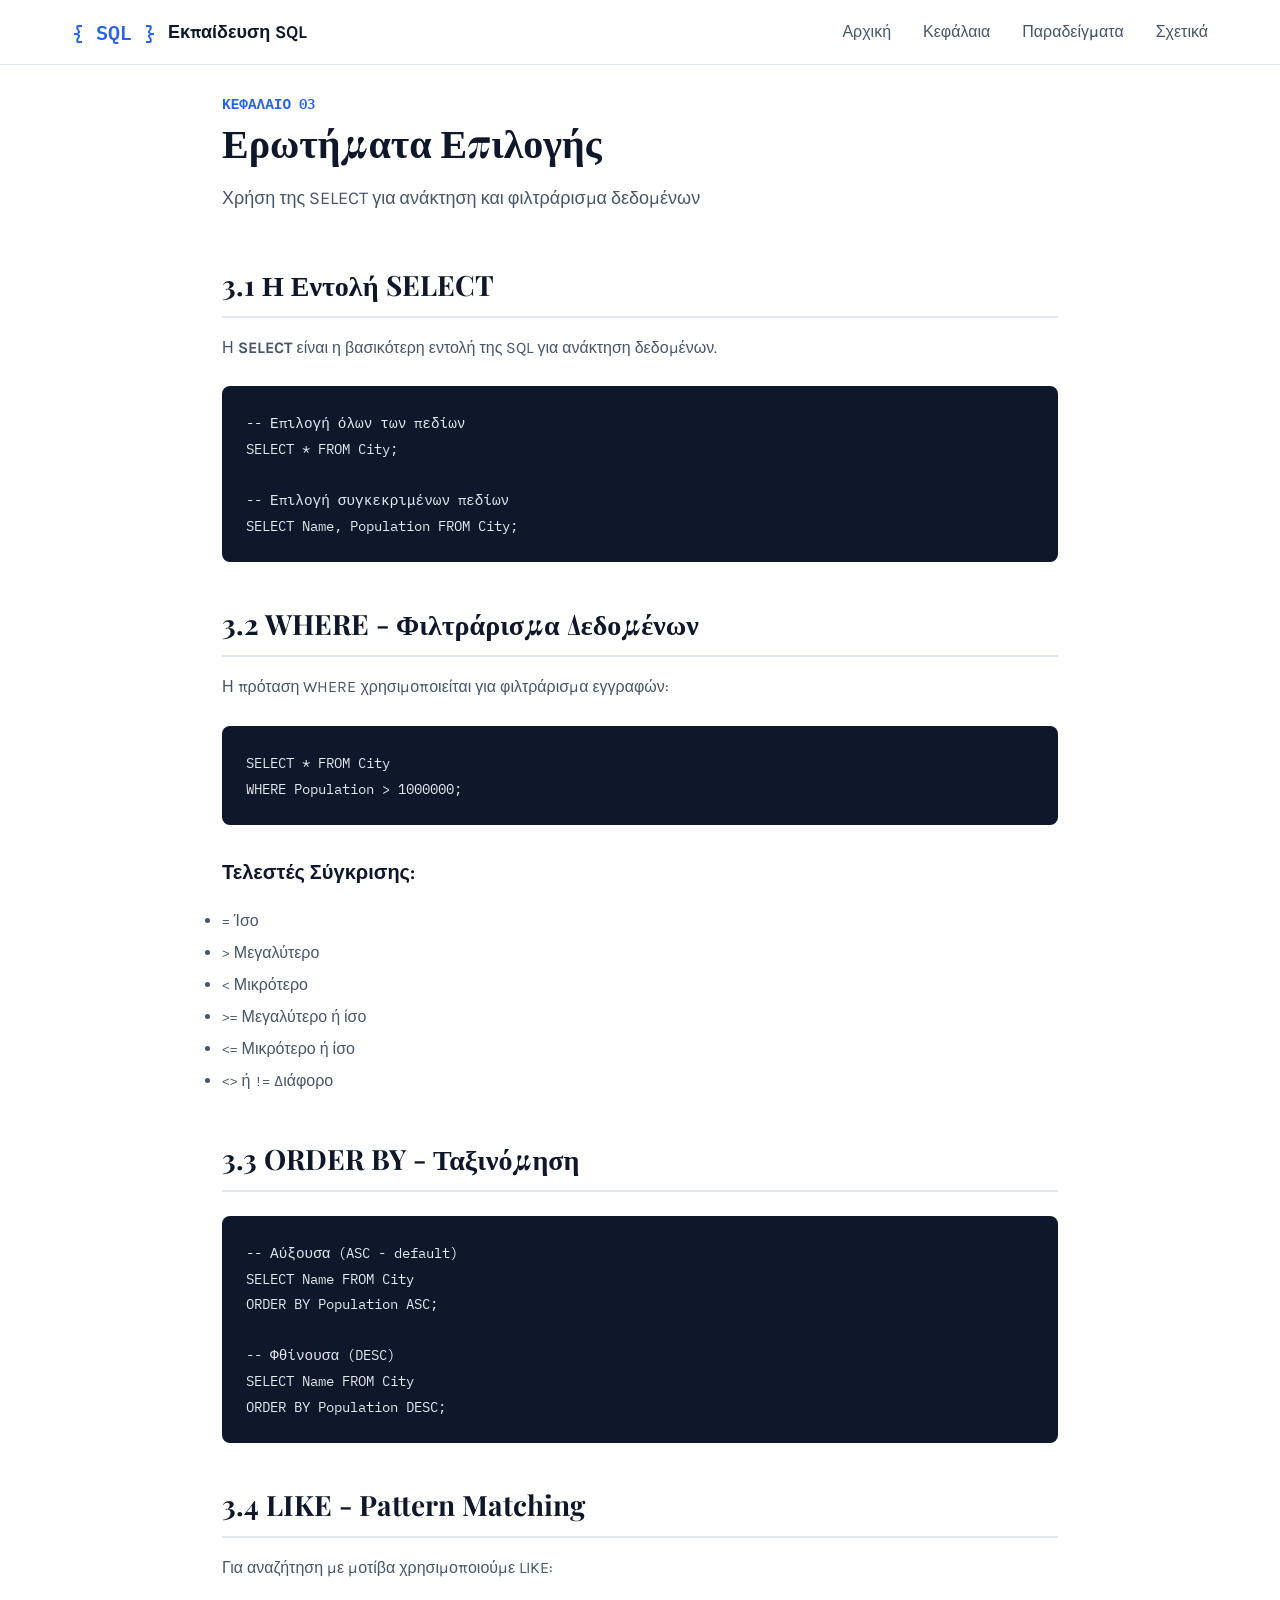
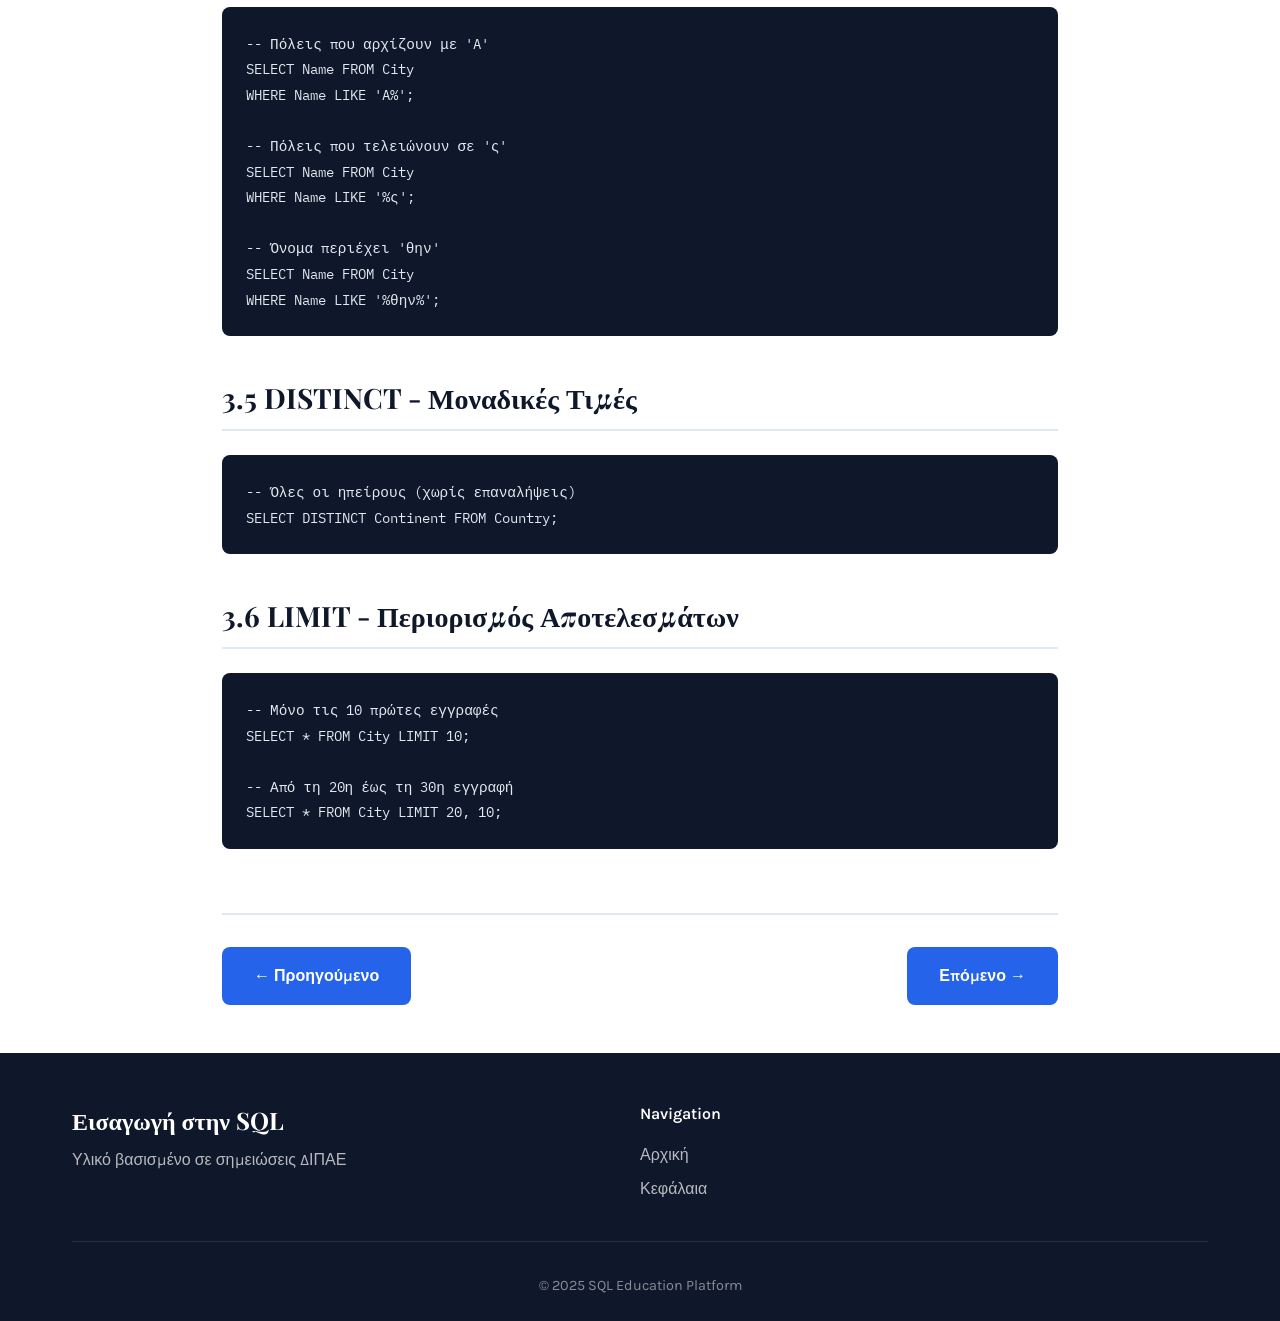
<file: chapter-3.html>
<!DOCTYPE html>
<html lang="el">
<head>
    <meta charset="UTF-8">
    <meta name="viewport" content="width=device-width, initial-scale=1.0">
    <title>Κεφάλαιο 3: Ερωτήματα Επιλογής - SQL Learning</title>
    <link rel="stylesheet" href="styles.css">
    <link rel="preconnect" href="https://fonts.googleapis.com">
    <link rel="preconnect" href="https://fonts.gstatic.com" crossorigin>
    <link href="https://fonts.googleapis.com/css2?family=IBM+Plex+Mono:wght@400;600&family=Karla:wght@400;700&family=Playfair+Display:wght@700;900&display=swap" rel="stylesheet">
    <style>
        .chapter-page {
            max-width: 900px;
            margin: 6rem auto 3rem;
            padding: 0 2rem;
        }
        
        .chapter-header {
            margin-bottom: 3rem;
        }
        
        .chapter-number {
            font-family: var(--font-mono);
            color: var(--primary);
            font-size: 0.9rem;
            font-weight: 600;
            margin-bottom: 0.5rem;
        }
        
        .chapter-title-main {
            font-family: var(--font-display);
            font-size: 2.5rem;
            color: var(--text-primary);
            margin-bottom: 1rem;
            line-height: 1.2;
        }
        
        .chapter-intro {
            font-size: 1.125rem;
            color: var(--text-secondary);
            line-height: 1.8;
            margin-bottom: 2rem;
        }
        
        .chapter-content h2 {
            font-family: var(--font-display);
            font-size: 1.75rem;
            color: var(--text-primary);
            margin: 2.5rem 0 1rem;
            padding-bottom: 0.5rem;
            border-bottom: 2px solid var(--border);
        }
        
        .chapter-content h3 {
            font-size: 1.25rem;
            color: var(--text-primary);
            margin: 2rem 0 1rem;
            font-weight: 600;
        }
        
        .chapter-content p {
            line-height: 1.8;
            margin-bottom: 1.5rem;
            color: var(--text-secondary);
        }
        
        .table-wrapper {
            overflow-x: auto;
            margin: 2rem 0;
        }
        
        .data-table {
            width: 100%;
            border-collapse: collapse;
            background: white;
            border-radius: var(--radius-md);
            overflow: hidden;
            box-shadow: 0 2px 8px var(--shadow);
        }
        
        .data-table thead {
            background: var(--primary);
            color: white;
        }
        
        .data-table th,
        .data-table td {
            padding: 1rem;
            text-align: left;
            border-bottom: 1px solid var(--border);
        }
        
        .data-table th {
            font-weight: 600;
            font-size: 0.9rem;
            text-transform: uppercase;
            letter-spacing: 0.5px;
        }
        
        .data-table tbody tr:hover {
            background: var(--bg-secondary);
        }
        
        .code-example {
            background: var(--bg-dark);
            color: #e2e8f0;
            padding: 1.5rem;
            border-radius: var(--radius-md);
            margin: 1.5rem 0;
            overflow-x: auto;
        }
        
        .code-example code {
            font-family: var(--font-mono);
            font-size: 0.9rem;
            line-height: 1.6;
            white-space: pre;
        }
        
        .info-box {
            background: var(--primary-light);
            border-left: 4px solid var(--primary);
            padding: 1.5rem;
            margin: 2rem 0;
            border-radius: var(--radius-sm);
        }
        
        .info-box strong {
            color: var(--primary);
            display: block;
            margin-bottom: 0.5rem;
        }
        
        .chapter-nav {
            display: flex;
            justify-content: space-between;
            margin-top: 4rem;
            padding-top: 2rem;
            border-top: 2px solid var(--border);
        }
        
        .nav-button {
            padding: 1rem 2rem;
            background: var(--primary);
            color: white;
            text-decoration: none;
            border-radius: var(--radius-md);
            font-weight: 600;
            transition: all var(--transition-base);
            display: inline-flex;
            align-items: center;
            gap: 0.5rem;
        }
        
        .nav-button:hover {
            background: var(--primary-dark);
            transform: translateY(-2px);
        }
        
        .nav-button.disabled {
            background: var(--border);
            pointer-events: none;
            color: var(--text-muted);
        }
    </style>
</head>
<body>
    <nav class="nav">
        <div class="nav-container">
            <div class="nav-brand">
                <span class="nav-icon">{ SQL }</span>
                <span class="nav-title">Εκπαίδευση SQL</span>
            </div>
            <ul class="nav-menu">
                <li><a href="index.html" class="nav-link">Αρχική</a></li>
                <li><a href="index.html#chapters" class="nav-link active">Κεφάλαια</a></li>
                <li><a href="index.html#examples" class="nav-link">Παραδείγματα</a></li>
                <li><a href="index.html#about" class="nav-link">Σχετικά</a></li>
            </ul>
        </div>
    </nav>

    <div class="chapter-page">
        <div class="chapter-header">
            <div class="chapter-number">ΚΕΦΑΛΑΙΟ 03</div>
            <h1 class="chapter-title-main">Ερωτήματα Επιλογής</h1>
            <p class="chapter-intro">Χρήση της SELECT για ανάκτηση και φιλτράρισμα δεδομένων</p>
        </div>

        <div class="chapter-content">
            
            <h2>3.1 Η Εντολή SELECT</h2>
            <p>Η <strong>SELECT</strong> είναι η βασικότερη εντολή της SQL για ανάκτηση δεδομένων.</p>
            
            <div class="code-example"><code>-- Επιλογή όλων των πεδίων
SELECT * FROM City;

-- Επιλογή συγκεκριμένων πεδίων
SELECT Name, Population FROM City;</code></div>
            
            <h2>3.2 WHERE - Φιλτράρισμα Δεδομένων</h2>
            <p>Η πρόταση WHERE χρησιμοποιείται για φιλτράρισμα εγγραφών:</p>
            
            <div class="code-example"><code>SELECT * FROM City 
WHERE Population > 1000000;</code></div>
            
            <h3>Τελεστές Σύγκρισης:</h3>
            <ul style="line-height: 2; color: var(--text-secondary);">
                <li><code>=</code> Ίσο</li>
                <li><code>></code> Μεγαλύτερο</li>
                <li><code><</code> Μικρότερο</li>
                <li><code>>=</code> Μεγαλύτερο ή ίσο</li>
                <li><code><=</code> Μικρότερο ή ίσο</li>
                <li><code><></code> ή <code>!=</code> Διάφορο</li>
            </ul>
            
            <h2>3.3 ORDER BY - Ταξινόμηση</h2>
            <div class="code-example"><code>-- Αύξουσα (ASC - default)
SELECT Name FROM City 
ORDER BY Population ASC;

-- Φθίνουσα (DESC)
SELECT Name FROM City 
ORDER BY Population DESC;</code></div>
            
            <h2>3.4 LIKE - Pattern Matching</h2>
            <p>Για αναζήτηση με μοτίβα χρησιμοποιούμε LIKE:</p>
            <div class="code-example"><code>-- Πόλεις που αρχίζουν με 'A'
SELECT Name FROM City 
WHERE Name LIKE 'A%';

-- Πόλεις που τελειώνουν σε 'ς'
SELECT Name FROM City 
WHERE Name LIKE '%ς';

-- Όνομα περιέχει 'θην'
SELECT Name FROM City 
WHERE Name LIKE '%θην%';</code></div>
            
            <h2>3.5 DISTINCT - Μοναδικές Τιμές</h2>
            <div class="code-example"><code>-- Όλες οι ηπείρους (χωρίς επαναλήψεις)
SELECT DISTINCT Continent FROM Country;</code></div>
            
            <h2>3.6 LIMIT - Περιορισμός Αποτελεσμάτων</h2>
            <div class="code-example"><code>-- Μόνο τις 10 πρώτες εγγραφές
SELECT * FROM City LIMIT 10;

-- Από τη 20η έως τη 30η εγγραφή
SELECT * FROM City LIMIT 20, 10;</code></div>
        
        </div>

        <div class="chapter-nav">
            <a href="chapter-2.html" class="nav-button">
                ← Προηγούμενο
            </a>
            <a href="chapter-4.html" class="nav-button">
                Επόμενο →
            </a>
        </div>
    </div>

    <footer class="footer">
        <div class="container">
            <div class="footer-content">
                <div class="footer-section">
                    <h3>Εισαγωγή στην SQL</h3>
                    <p>Υλικό βασισμένο σε σημειώσεις ΔΙΠΑΕ</p>
                </div>
                <div class="footer-section">
                    <h4>Navigation</h4>
                    <ul>
                        <li><a href="index.html">Αρχική</a></li>
                        <li><a href="index.html#chapters">Κεφάλαια</a></li>
                    </ul>
                </div>
            </div>
            <div class="footer-bottom">
                <p>&copy; 2025 SQL Education Platform</p>
            </div>
        </div>
    </footer>

    <script src="script.js"></script>
</body>
</html>
</file>
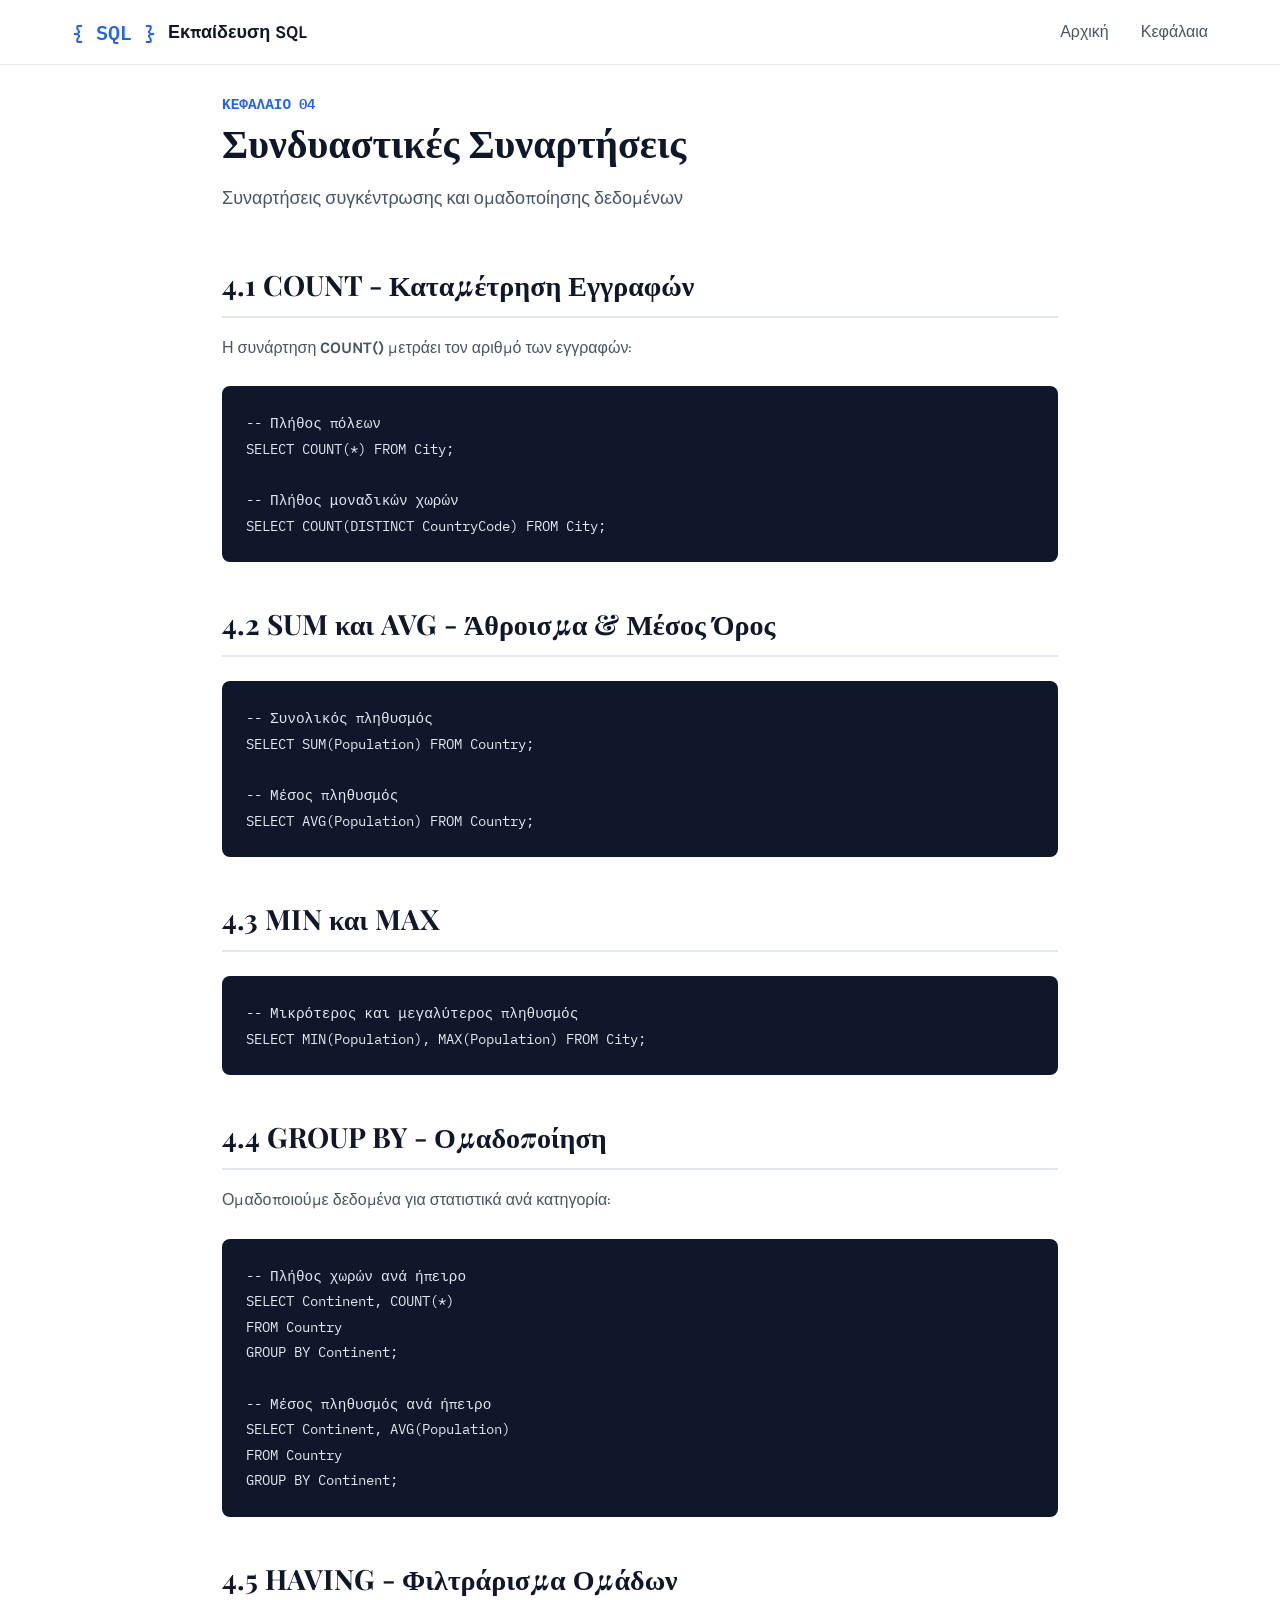
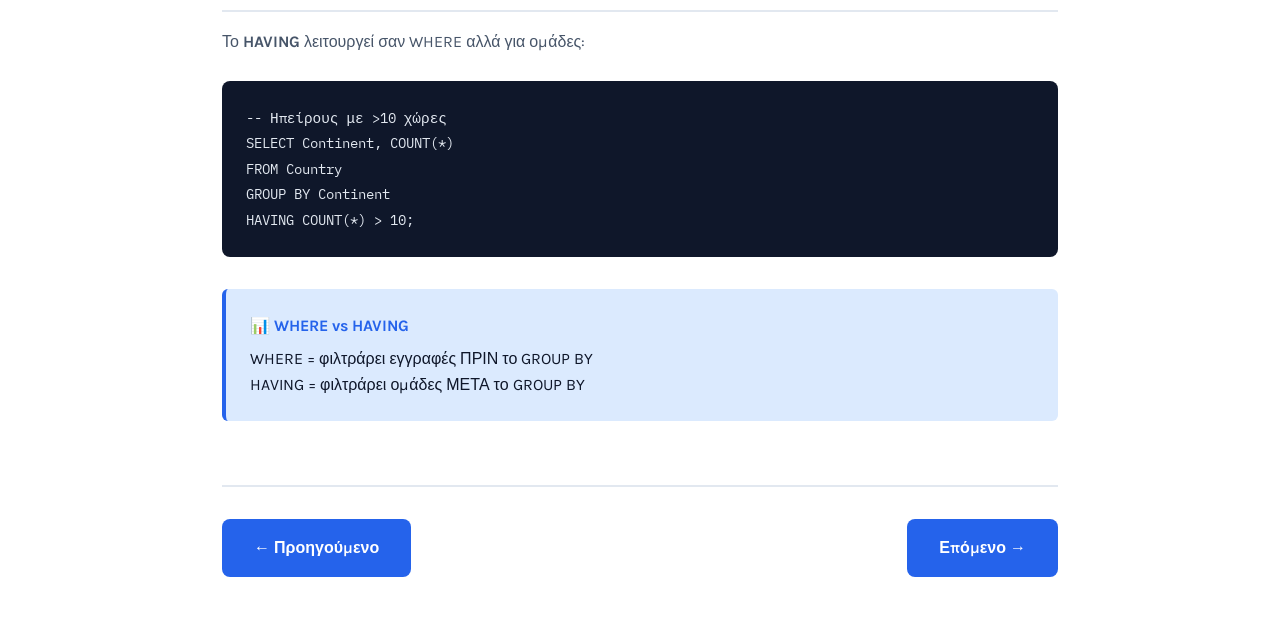
<file: chapter-4.html>
<!DOCTYPE html>
<html lang="el">
<head>
    <meta charset="UTF-8">
    <meta name="viewport" content="width=device-width, initial-scale=1.0">
    <title>Κεφάλαιο 4: Συνδυαστικές Συναρτήσεις - SQL Learning</title>
    <link rel="stylesheet" href="styles.css">
    <link href="https://fonts.googleapis.com/css2?family=IBM+Plex+Mono:wght@400;600&family=Karla:wght@400;700&family=Playfair+Display:wght@700;900&display=swap" rel="stylesheet">
    <style>
        .chapter-page {max-width: 900px; margin: 6rem auto 3rem; padding: 0 2rem;}
        .chapter-header {margin-bottom: 3rem;}
        .chapter-number {font-family: var(--font-mono); color: var(--primary); font-size: 0.9rem; font-weight: 600; margin-bottom: 0.5rem;}
        .chapter-title-main {font-family: var(--font-display); font-size: 2.5rem; color: var(--text-primary); margin-bottom: 1rem; line-height: 1.2;}
        .chapter-intro {font-size: 1.125rem; color: var(--text-secondary); line-height: 1.8; margin-bottom: 2rem;}
        .chapter-content h2 {font-family: var(--font-display); font-size: 1.75rem; color: var(--text-primary); margin: 2.5rem 0 1rem; padding-bottom: 0.5rem; border-bottom: 2px solid var(--border);}
        .chapter-content h3 {font-size: 1.25rem; color: var(--text-primary); margin: 2rem 0 1rem; font-weight: 600;}
        .chapter-content p {line-height: 1.8; margin-bottom: 1.5rem; color: var(--text-secondary);}
        .code-example {background: var(--bg-dark); color: #e2e8f0; padding: 1.5rem; border-radius: var(--radius-md); margin: 1.5rem 0; overflow-x: auto;}
        .code-example code {font-family: var(--font-mono); font-size: 0.9rem; line-height: 1.6; white-space: pre;}
        .info-box {background: var(--primary-light); border-left: 4px solid var(--primary); padding: 1.5rem; margin: 2rem 0; border-radius: var(--radius-sm);}
        .info-box strong {color: var(--primary); display: block; margin-bottom: 0.5rem;}
        .chapter-nav {display: flex; justify-content: space-between; margin-top: 4rem; padding-top: 2rem; border-top: 2px solid var(--border);}
        .nav-button {padding: 1rem 2rem; background: var(--primary); color: white; text-decoration: none; border-radius: var(--radius-md); font-weight: 600; transition: all var(--transition-base);}
        .nav-button:hover {background: var(--primary-dark); transform: translateY(-2px);}
    </style>
</head>
<body>
    <nav class="nav">
        <div class="nav-container">
            <div class="nav-brand"><span class="nav-icon">{ SQL }</span><span class="nav-title">Εκπαίδευση SQL</span></div>
            <ul class="nav-menu">
                <li><a href="index.html" class="nav-link">Αρχική</a></li>
                <li><a href="index.html#chapters" class="nav-link active">Κεφάλαια</a></li>
            </ul>
        </div>
    </nav>
    <div class="chapter-page">
        <div class="chapter-header">
            <div class="chapter-number">ΚΕΦΑΛΑΙΟ 04</div>
            <h1 class="chapter-title-main">Συνδυαστικές Συναρτήσεις</h1>
            <p class="chapter-intro">Συναρτήσεις συγκέντρωσης και ομαδοποίησης δεδομένων</p>
        </div>
        <div class="chapter-content">
            <h2>4.1 COUNT - Καταμέτρηση Εγγραφών</h2>
            <p>Η συνάρτηση <strong>COUNT()</strong> μετράει τον αριθμό των εγγραφών:</p>
            <div class="code-example"><code>-- Πλήθος πόλεων
SELECT COUNT(*) FROM City;

-- Πλήθος μοναδικών χωρών
SELECT COUNT(DISTINCT CountryCode) FROM City;</code></div>
            
            <h2>4.2 SUM και AVG - Άθροισμα & Μέσος Όρος</h2>
            <div class="code-example"><code>-- Συνολικός πληθυσμός
SELECT SUM(Population) FROM Country;

-- Μέσος πληθυσμός
SELECT AVG(Population) FROM Country;</code></div>
            
            <h2>4.3 MIN και MAX</h2>
            <div class="code-example"><code>-- Μικρότερος και μεγαλύτερος πληθυσμός
SELECT MIN(Population), MAX(Population) FROM City;</code></div>
            
            <h2>4.4 GROUP BY - Ομαδοποίηση</h2>
            <p>Ομαδοποιούμε δεδομένα για στατιστικά ανά κατηγορία:</p>
            <div class="code-example"><code>-- Πλήθος χωρών ανά ήπειρο
SELECT Continent, COUNT(*) 
FROM Country 
GROUP BY Continent;

-- Μέσος πληθυσμός ανά ήπειρο
SELECT Continent, AVG(Population)
FROM Country
GROUP BY Continent;</code></div>
            
            <h2>4.5 HAVING - Φιλτράρισμα Ομάδων</h2>
            <p>Το <strong>HAVING</strong> λειτουργεί σαν WHERE αλλά για ομάδες:</p>
            <div class="code-example"><code>-- Ηπείρους με >10 χώρες
SELECT Continent, COUNT(*)
FROM Country
GROUP BY Continent
HAVING COUNT(*) > 10;</code></div>
            
            <div class="info-box">
                <strong>📊 WHERE vs HAVING</strong>
                WHERE = φιλτράρει εγγραφές ΠΡΙΝ το GROUP BY<br>
                HAVING = φιλτράρει ομάδες ΜΕΤΑ το GROUP BY
            </div>
        </div>
        <div class="chapter-nav">
            <a href="chapter-3.html" class="nav-button">← Προηγούμενο</a>
            <a href="chapter-5.html" class="nav-button">Επόμενο →</a>
        </div>
    </div>
    <script src="script.js"></script>
</body>
</html>
</file>
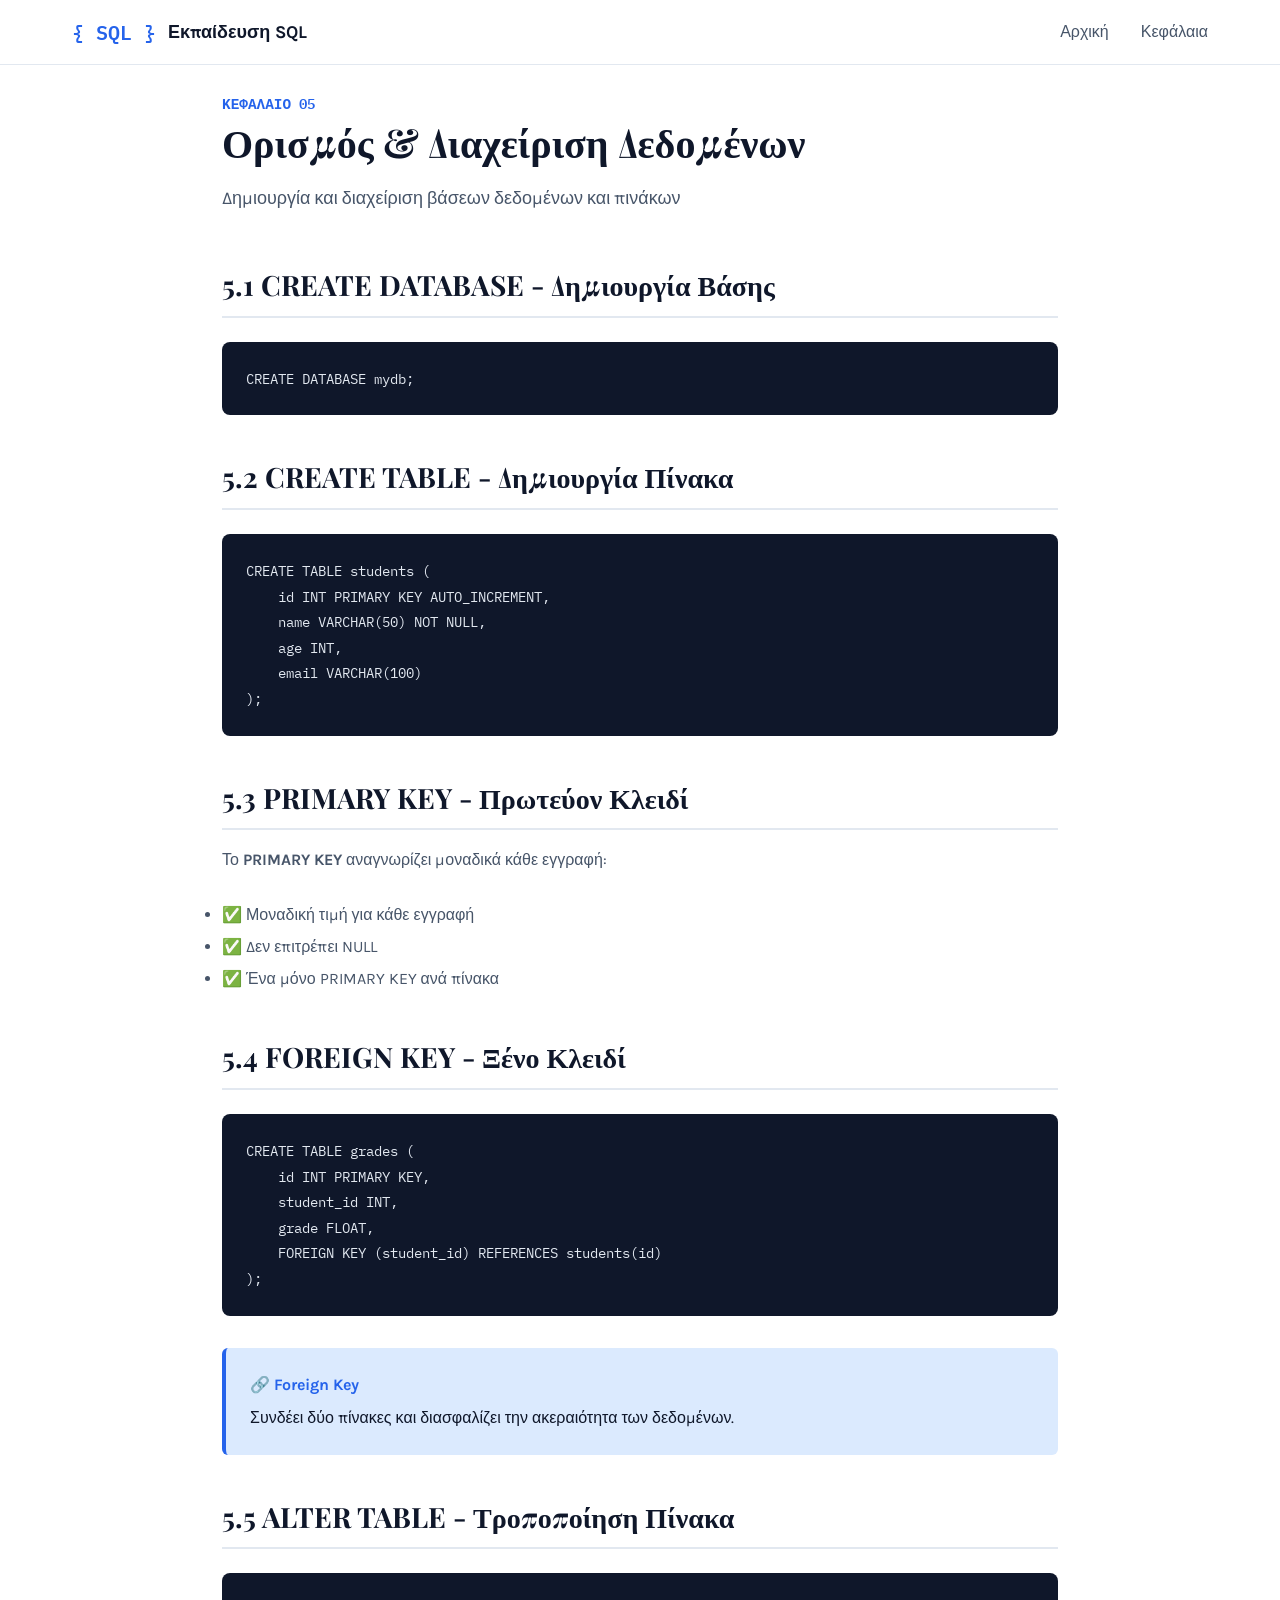
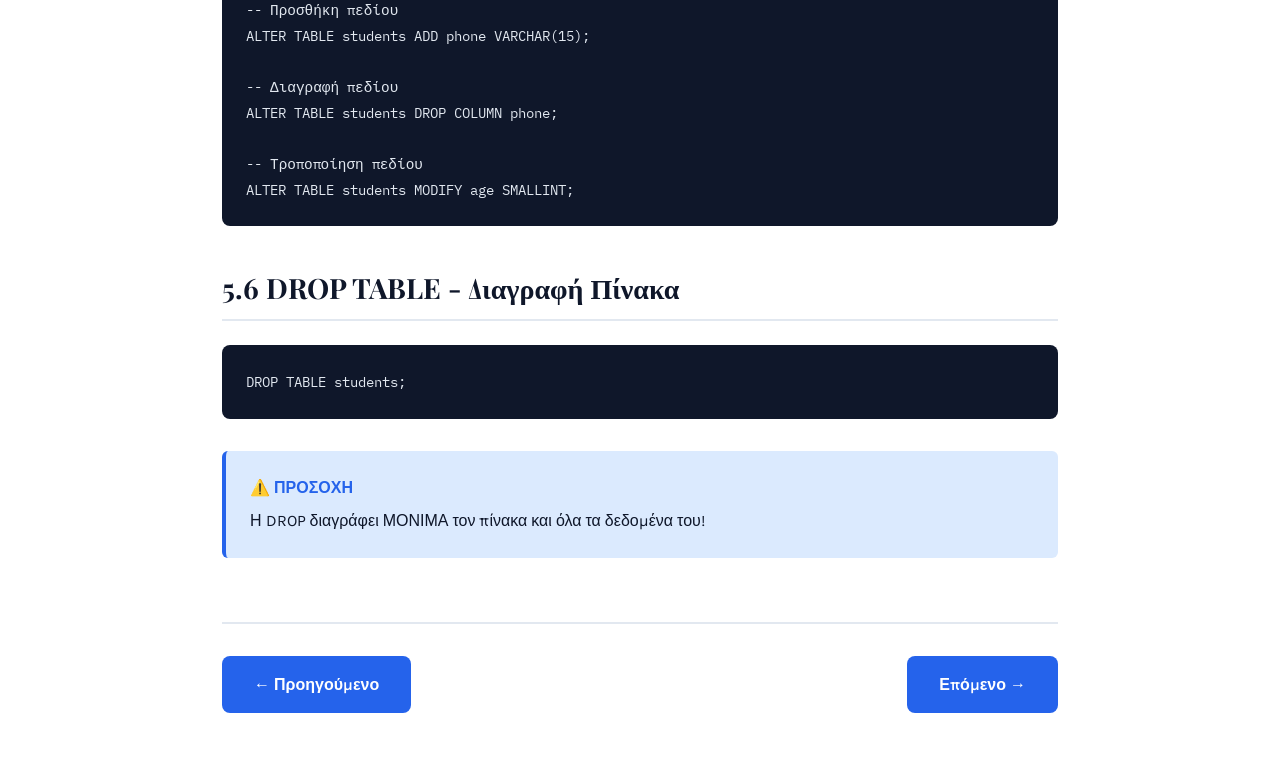
<file: chapter-5.html>
<!DOCTYPE html>
<html lang="el">
<head>
    <meta charset="UTF-8">
    <meta name="viewport" content="width=device-width, initial-scale=1.0">
    <title>Κεφάλαιο 5: Ορισμός & Διαχείριση - SQL Learning</title>
    <link rel="stylesheet" href="styles.css">
    <link href="https://fonts.googleapis.com/css2?family=IBM+Plex+Mono:wght@400;600&family=Karla:wght@400;700&family=Playfair+Display:wght@700;900&display=swap" rel="stylesheet">
    <style>
        .chapter-page {max-width: 900px; margin: 6rem auto 3rem; padding: 0 2rem;}
        .chapter-header {margin-bottom: 3rem;}
        .chapter-number {font-family: var(--font-mono); color: var(--primary); font-size: 0.9rem; font-weight: 600; margin-bottom: 0.5rem;}
        .chapter-title-main {font-family: var(--font-display); font-size: 2.5rem; color: var(--text-primary); margin-bottom: 1rem; line-height: 1.2;}
        .chapter-intro {font-size: 1.125rem; color: var(--text-secondary); line-height: 1.8; margin-bottom: 2rem;}
        .chapter-content h2 {font-family: var(--font-display); font-size: 1.75rem; color: var(--text-primary); margin: 2.5rem 0 1rem; padding-bottom: 0.5rem; border-bottom: 2px solid var(--border);}
        .chapter-content p {line-height: 1.8; margin-bottom: 1.5rem; color: var(--text-secondary);}
        .code-example {background: var(--bg-dark); color: #e2e8f0; padding: 1.5rem; border-radius: var(--radius-md); margin: 1.5rem 0; overflow-x: auto;}
        .code-example code {font-family: var(--font-mono); font-size: 0.9rem; line-height: 1.6; white-space: pre;}
        .info-box {background: var(--primary-light); border-left: 4px solid var(--primary); padding: 1.5rem; margin: 2rem 0; border-radius: var(--radius-sm);}
        .info-box strong {color: var(--primary); display: block; margin-bottom: 0.5rem;}
        .chapter-nav {display: flex; justify-content: space-between; margin-top: 4rem; padding-top: 2rem; border-top: 2px solid var(--border);}
        .nav-button {padding: 1rem 2rem; background: var(--primary); color: white; text-decoration: none; border-radius: var(--radius-md); font-weight: 600; transition: all var(--transition-base);}
        .nav-button:hover {background: var(--primary-dark); transform: translateY(-2px);}
    </style>
</head>
<body>
    <nav class="nav">
        <div class="nav-container">
            <div class="nav-brand"><span class="nav-icon">{ SQL }</span><span class="nav-title">Εκπαίδευση SQL</span></div>
            <ul class="nav-menu">
                <li><a href="index.html" class="nav-link">Αρχική</a></li>
                <li><a href="index.html#chapters" class="nav-link active">Κεφάλαια</a></li>
            </ul>
        </div>
    </nav>
    <div class="chapter-page">
        <div class="chapter-header">
            <div class="chapter-number">ΚΕΦΑΛΑΙΟ 05</div>
            <h1 class="chapter-title-main">Ορισμός & Διαχείριση Δεδομένων</h1>
            <p class="chapter-intro">Δημιουργία και διαχείριση βάσεων δεδομένων και πινάκων</p>
        </div>
        <div class="chapter-content">
            <h2>5.1 CREATE DATABASE - Δημιουργία Βάσης</h2>
            <div class="code-example"><code>CREATE DATABASE mydb;</code></div>
            
            <h2>5.2 CREATE TABLE - Δημιουργία Πίνακα</h2>
            <div class="code-example"><code>CREATE TABLE students (
    id INT PRIMARY KEY AUTO_INCREMENT,
    name VARCHAR(50) NOT NULL,
    age INT,
    email VARCHAR(100)
);</code></div>
            
            <h2>5.3 PRIMARY KEY - Πρωτεύον Κλειδί</h2>
            <p>Το <strong>PRIMARY KEY</strong> αναγνωρίζει μοναδικά κάθε εγγραφή:</p>
            <ul style="line-height: 2; color: var(--text-secondary);">
                <li>✅ Μοναδική τιμή για κάθε εγγραφή</li>
                <li>✅ Δεν επιτρέπει NULL</li>
                <li>✅ Ένα μόνο PRIMARY KEY ανά πίνακα</li>
            </ul>
            
            <h2>5.4 FOREIGN KEY - Ξένο Κλειδί</h2>
            <div class="code-example"><code>CREATE TABLE grades (
    id INT PRIMARY KEY,
    student_id INT,
    grade FLOAT,
    FOREIGN KEY (student_id) REFERENCES students(id)
);</code></div>
            
            <div class="info-box">
                <strong>🔗 Foreign Key</strong>
                Συνδέει δύο πίνακες και διασφαλίζει την ακεραιότητα των δεδομένων.
            </div>
            
            <h2>5.5 ALTER TABLE - Τροποποίηση Πίνακα</h2>
            <div class="code-example"><code>-- Προσθήκη πεδίου
ALTER TABLE students ADD phone VARCHAR(15);

-- Διαγραφή πεδίου
ALTER TABLE students DROP COLUMN phone;

-- Τροποποίηση πεδίου
ALTER TABLE students MODIFY age SMALLINT;</code></div>
            
            <h2>5.6 DROP TABLE - Διαγραφή Πίνακα</h2>
            <div class="code-example"><code>DROP TABLE students;</code></div>
            
            <div class="info-box">
                <strong>⚠️ ΠΡΟΣΟΧΗ</strong>
                Η DROP διαγράφει ΜΟΝΙΜΑ τον πίνακα και όλα τα δεδομένα του!
            </div>
        </div>
        <div class="chapter-nav">
            <a href="chapter-4.html" class="nav-button">← Προηγούμενο</a>
            <a href="chapter-6.html" class="nav-button">Επόμενο →</a>
        </div>
    </div>
    <script src="script.js"></script>
</body>
</html>
</file>
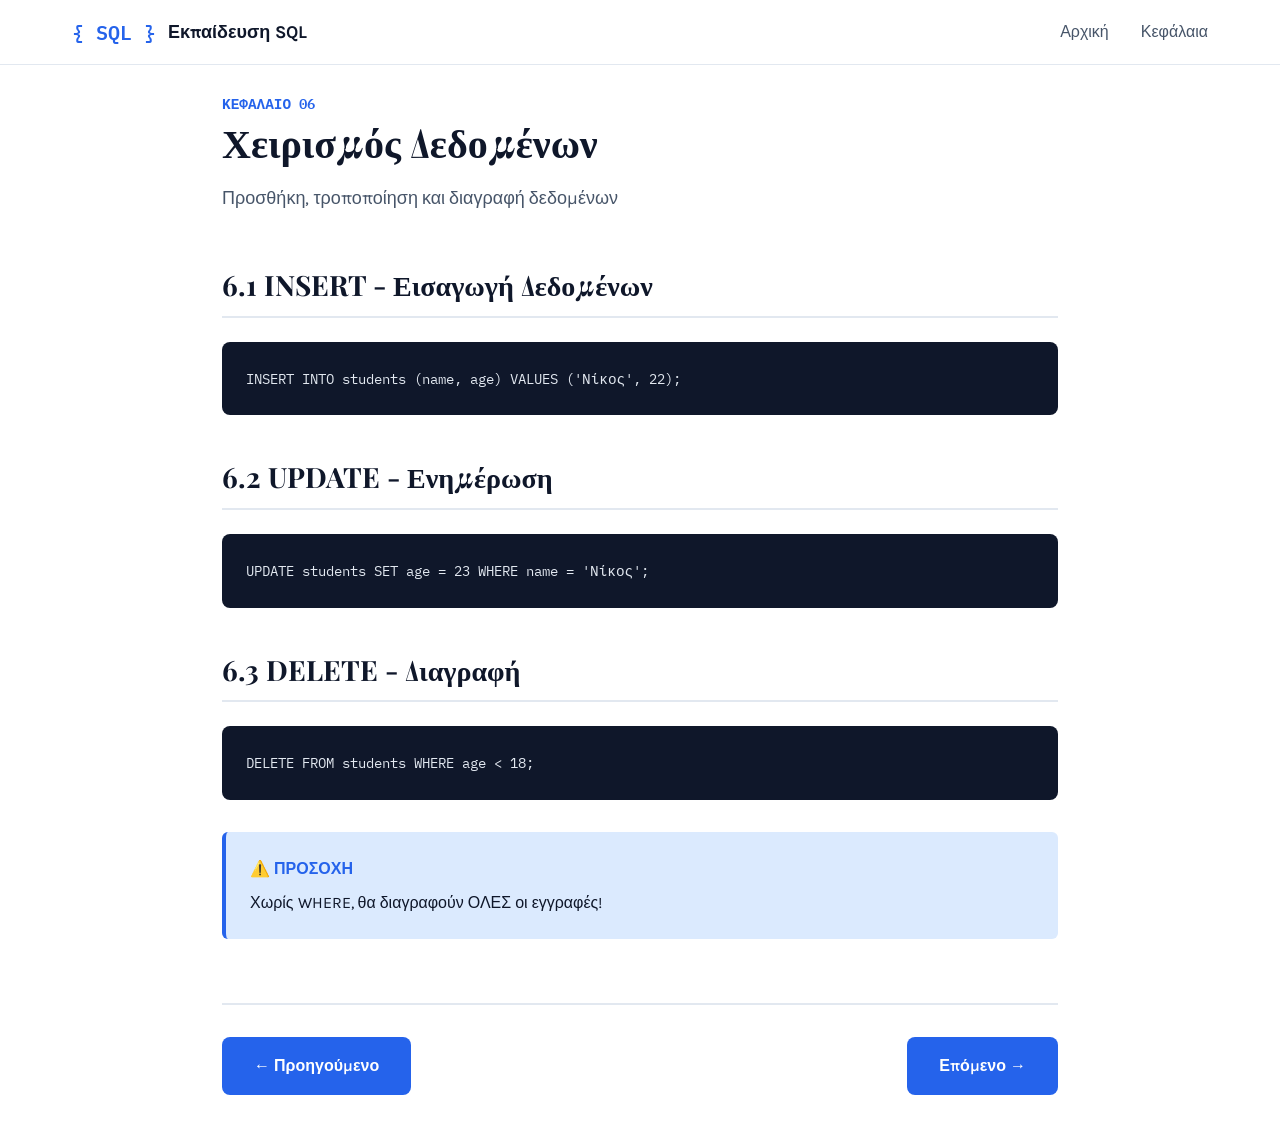
<file: chapter-6.html>
<!DOCTYPE html>
<html lang="el">
<head>
    <meta charset="UTF-8">
    <title>Κεφάλαιο 6: Χειρισμός Δεδομένων - SQL Learning</title>
    <link rel="stylesheet" href="styles.css">
    <link href="https://fonts.googleapis.com/css2?family=IBM+Plex+Mono:wght@400;600&family=Karla:wght@400;700&family=Playfair+Display:wght@700;900&display=swap" rel="stylesheet">
    <style>
        .chapter-page {max-width: 900px; margin: 6rem auto 3rem; padding: 0 2rem;}
        .chapter-header {margin-bottom: 3rem;}
        .chapter-number {font-family: var(--font-mono); color: var(--primary); font-size: 0.9rem; font-weight: 600; margin-bottom: 0.5rem;}
        .chapter-title-main {font-family: var(--font-display); font-size: 2.5rem; color: var(--text-primary); margin-bottom: 1rem; line-height: 1.2;}
        .chapter-intro {font-size: 1.125rem; color: var(--text-secondary); line-height: 1.8; margin-bottom: 2rem;}
        .chapter-content h2 {font-family: var(--font-display); font-size: 1.75rem; color: var(--text-primary); margin: 2.5rem 0 1rem; padding-bottom: 0.5rem; border-bottom: 2px solid var(--border);}
        .chapter-content p {line-height: 1.8; margin-bottom: 1.5rem; color: var(--text-secondary);}
        .code-example {background: var(--bg-dark); color: #e2e8f0; padding: 1.5rem; border-radius: var(--radius-md); margin: 1.5rem 0; overflow-x: auto;}
        .code-example code {font-family: var(--font-mono); font-size: 0.9rem; line-height: 1.6; white-space: pre;}
        .info-box {background: var(--primary-light); border-left: 4px solid var(--primary); padding: 1.5rem; margin: 2rem 0; border-radius: var(--radius-sm);}
        .info-box strong {color: var(--primary); display: block; margin-bottom: 0.5rem;}
        .chapter-nav {display: flex; justify-content: space-between; margin-top: 4rem; padding-top: 2rem; border-top: 2px solid var(--border);}
        .nav-button {padding: 1rem 2rem; background: var(--primary); color: white; text-decoration: none; border-radius: var(--radius-md); font-weight: 600; transition: all var(--transition-base);}
        .nav-button:hover {background: var(--primary-dark); transform: translateY(-2px);}
    </style>
</head>
<body>
    <nav class="nav">
        <div class="nav-container">
            <div class="nav-brand"><span class="nav-icon">{ SQL }</span><span class="nav-title">Εκπαίδευση SQL</span></div>
            <ul class="nav-menu">
                <li><a href="index.html" class="nav-link">Αρχική</a></li>
                <li><a href="index.html#chapters" class="nav-link active">Κεφάλαια</a></li>
            </ul>
        </div>
    </nav>
    <div class="chapter-page">
        <div class="chapter-header">
            <div class="chapter-number">ΚΕΦΑΛΑΙΟ 06</div>
            <h1 class="chapter-title-main">Χειρισμός Δεδομένων</h1>
            <p class="chapter-intro">Προσθήκη, τροποποίηση και διαγραφή δεδομένων</p>
        </div>
        <div class="chapter-content">
            <h2>6.1 INSERT - Εισαγωγή Δεδομένων</h2>
<div class="code-example"><code>INSERT INTO students (name, age) VALUES ('Νίκος', 22);</code></div>
<h2>6.2 UPDATE - Ενημέρωση</h2>
<div class="code-example"><code>UPDATE students SET age = 23 WHERE name = 'Νίκος';</code></div>
<h2>6.3 DELETE - Διαγραφή</h2>
<div class="code-example"><code>DELETE FROM students WHERE age < 18;</code></div>
<div class="info-box"><strong>⚠️ ΠΡΟΣΟΧΗ</strong>Χωρίς WHERE, θα διαγραφούν ΟΛΕΣ οι εγγραφές!</div>
        </div>
        <div class="chapter-nav">
            <a href="chapter-5.html" class="nav-button">← Προηγούμενο</a>
            <a href="chapter-7.html" class="nav-button">Επόμενο →</a>
        </div>
    </div>
    <script src="script.js"></script>
</body>
</html>
</file>
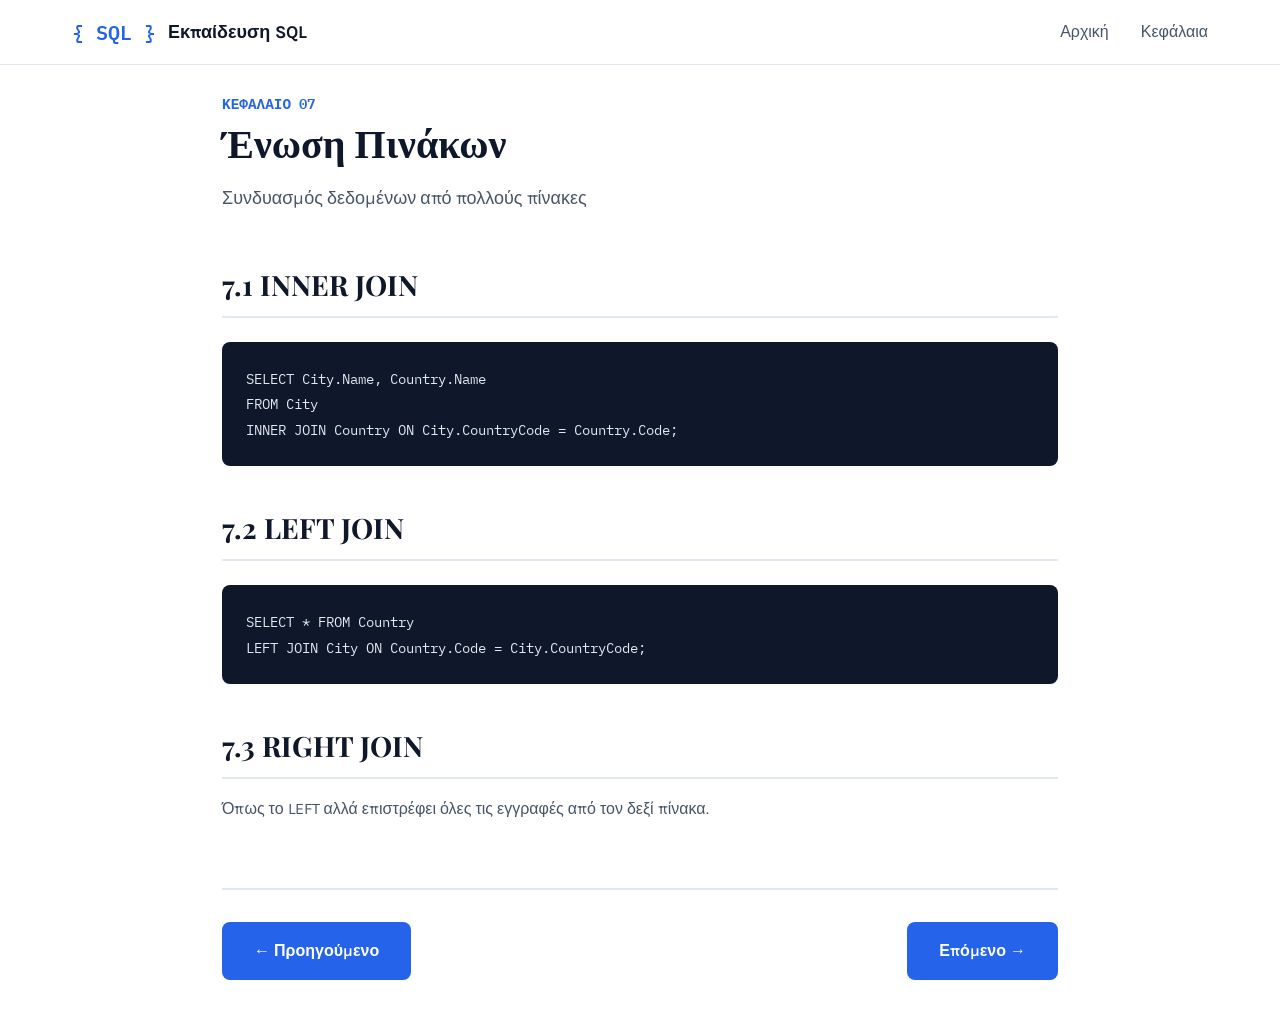
<file: chapter-7.html>
<!DOCTYPE html>
<html lang="el">
<head>
    <meta charset="UTF-8">
    <title>Κεφάλαιο 7: Ένωση Πινάκων - SQL Learning</title>
    <link rel="stylesheet" href="styles.css">
    <link href="https://fonts.googleapis.com/css2?family=IBM+Plex+Mono:wght@400;600&family=Karla:wght@400;700&family=Playfair+Display:wght@700;900&display=swap" rel="stylesheet">
    <style>
        .chapter-page {max-width: 900px; margin: 6rem auto 3rem; padding: 0 2rem;}
        .chapter-header {margin-bottom: 3rem;}
        .chapter-number {font-family: var(--font-mono); color: var(--primary); font-size: 0.9rem; font-weight: 600; margin-bottom: 0.5rem;}
        .chapter-title-main {font-family: var(--font-display); font-size: 2.5rem; color: var(--text-primary); margin-bottom: 1rem; line-height: 1.2;}
        .chapter-intro {font-size: 1.125rem; color: var(--text-secondary); line-height: 1.8; margin-bottom: 2rem;}
        .chapter-content h2 {font-family: var(--font-display); font-size: 1.75rem; color: var(--text-primary); margin: 2.5rem 0 1rem; padding-bottom: 0.5rem; border-bottom: 2px solid var(--border);}
        .chapter-content p {line-height: 1.8; margin-bottom: 1.5rem; color: var(--text-secondary);}
        .code-example {background: var(--bg-dark); color: #e2e8f0; padding: 1.5rem; border-radius: var(--radius-md); margin: 1.5rem 0; overflow-x: auto;}
        .code-example code {font-family: var(--font-mono); font-size: 0.9rem; line-height: 1.6; white-space: pre;}
        .info-box {background: var(--primary-light); border-left: 4px solid var(--primary); padding: 1.5rem; margin: 2rem 0; border-radius: var(--radius-sm);}
        .info-box strong {color: var(--primary); display: block; margin-bottom: 0.5rem;}
        .chapter-nav {display: flex; justify-content: space-between; margin-top: 4rem; padding-top: 2rem; border-top: 2px solid var(--border);}
        .nav-button {padding: 1rem 2rem; background: var(--primary); color: white; text-decoration: none; border-radius: var(--radius-md); font-weight: 600; transition: all var(--transition-base);}
        .nav-button:hover {background: var(--primary-dark); transform: translateY(-2px);}
    </style>
</head>
<body>
    <nav class="nav">
        <div class="nav-container">
            <div class="nav-brand"><span class="nav-icon">{ SQL }</span><span class="nav-title">Εκπαίδευση SQL</span></div>
            <ul class="nav-menu">
                <li><a href="index.html" class="nav-link">Αρχική</a></li>
                <li><a href="index.html#chapters" class="nav-link active">Κεφάλαια</a></li>
            </ul>
        </div>
    </nav>
    <div class="chapter-page">
        <div class="chapter-header">
            <div class="chapter-number">ΚΕΦΑΛΑΙΟ 07</div>
            <h1 class="chapter-title-main">Ένωση Πινάκων</h1>
            <p class="chapter-intro">Συνδυασμός δεδομένων από πολλούς πίνακες</p>
        </div>
        <div class="chapter-content">
            <h2>7.1 INNER JOIN</h2>
<div class="code-example"><code>SELECT City.Name, Country.Name
FROM City
INNER JOIN Country ON City.CountryCode = Country.Code;</code></div>
<h2>7.2 LEFT JOIN</h2>
<div class="code-example"><code>SELECT * FROM Country
LEFT JOIN City ON Country.Code = City.CountryCode;</code></div>
<h2>7.3 RIGHT JOIN</h2>
<p>Όπως το LEFT αλλά επιστρέφει όλες τις εγγραφές από τον δεξί πίνακα.</p>
        </div>
        <div class="chapter-nav">
            <a href="chapter-6.html" class="nav-button">← Προηγούμενο</a>
            <a href="chapter-8.html" class="nav-button">Επόμενο →</a>
        </div>
    </div>
    <script src="script.js"></script>
</body>
</html>
</file>
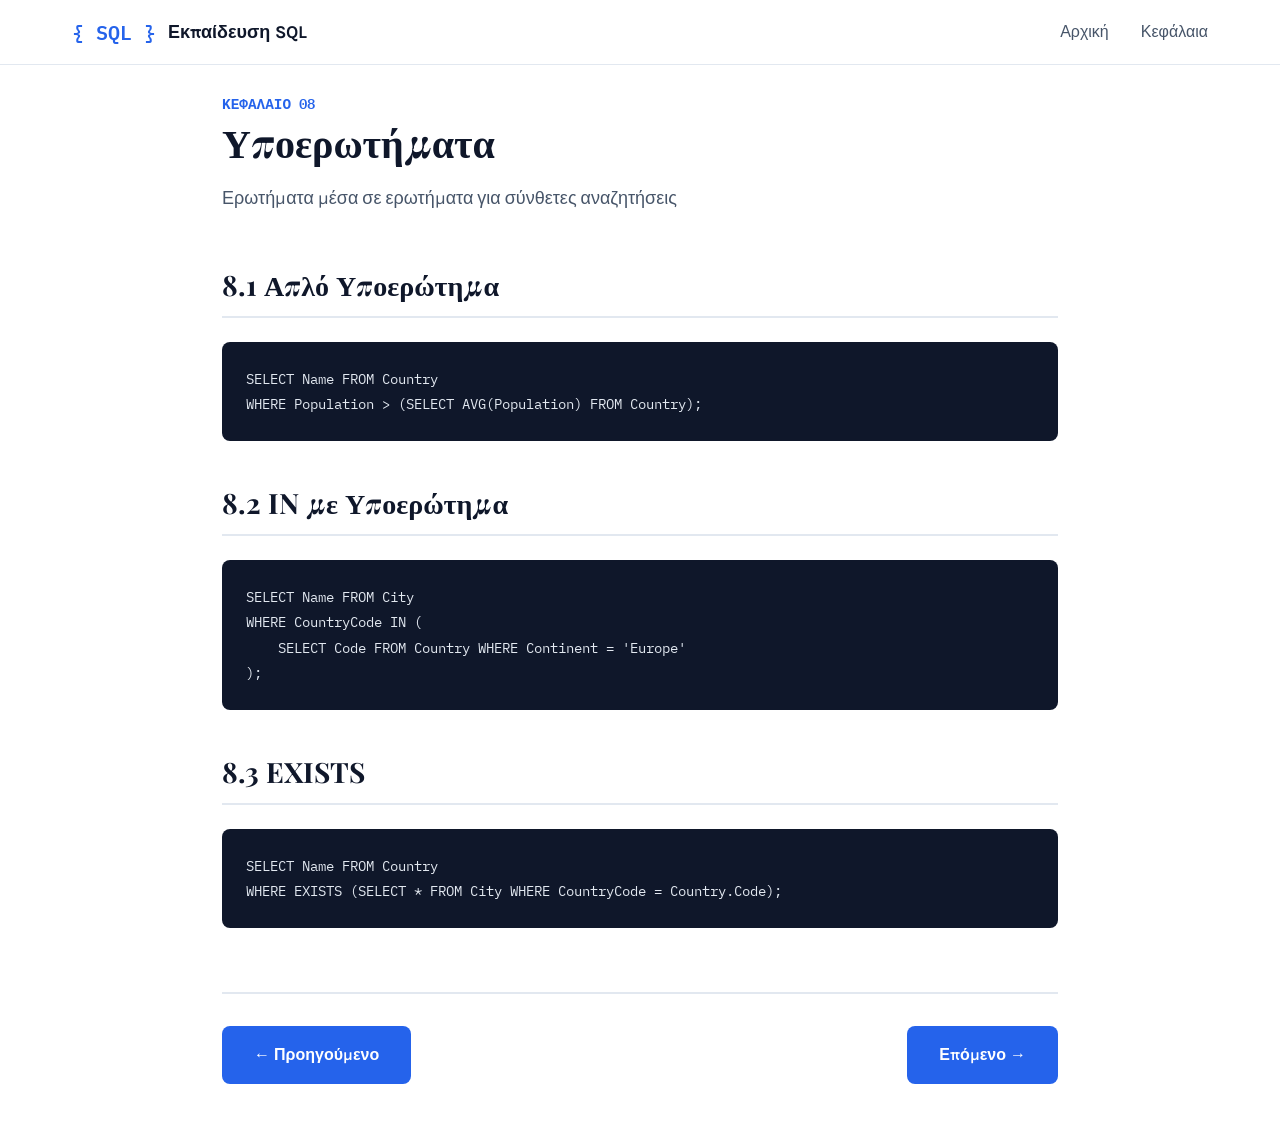
<file: chapter-8.html>
<!DOCTYPE html>
<html lang="el">
<head>
    <meta charset="UTF-8">
    <title>Κεφάλαιο 8: Υποερωτήματα - SQL Learning</title>
    <link rel="stylesheet" href="styles.css">
    <link href="https://fonts.googleapis.com/css2?family=IBM+Plex+Mono:wght@400;600&family=Karla:wght@400;700&family=Playfair+Display:wght@700;900&display=swap" rel="stylesheet">
    <style>
        .chapter-page {max-width: 900px; margin: 6rem auto 3rem; padding: 0 2rem;}
        .chapter-header {margin-bottom: 3rem;}
        .chapter-number {font-family: var(--font-mono); color: var(--primary); font-size: 0.9rem; font-weight: 600; margin-bottom: 0.5rem;}
        .chapter-title-main {font-family: var(--font-display); font-size: 2.5rem; color: var(--text-primary); margin-bottom: 1rem; line-height: 1.2;}
        .chapter-intro {font-size: 1.125rem; color: var(--text-secondary); line-height: 1.8; margin-bottom: 2rem;}
        .chapter-content h2 {font-family: var(--font-display); font-size: 1.75rem; color: var(--text-primary); margin: 2.5rem 0 1rem; padding-bottom: 0.5rem; border-bottom: 2px solid var(--border);}
        .chapter-content p {line-height: 1.8; margin-bottom: 1.5rem; color: var(--text-secondary);}
        .code-example {background: var(--bg-dark); color: #e2e8f0; padding: 1.5rem; border-radius: var(--radius-md); margin: 1.5rem 0; overflow-x: auto;}
        .code-example code {font-family: var(--font-mono); font-size: 0.9rem; line-height: 1.6; white-space: pre;}
        .info-box {background: var(--primary-light); border-left: 4px solid var(--primary); padding: 1.5rem; margin: 2rem 0; border-radius: var(--radius-sm);}
        .info-box strong {color: var(--primary); display: block; margin-bottom: 0.5rem;}
        .chapter-nav {display: flex; justify-content: space-between; margin-top: 4rem; padding-top: 2rem; border-top: 2px solid var(--border);}
        .nav-button {padding: 1rem 2rem; background: var(--primary); color: white; text-decoration: none; border-radius: var(--radius-md); font-weight: 600; transition: all var(--transition-base);}
        .nav-button:hover {background: var(--primary-dark); transform: translateY(-2px);}
    </style>
</head>
<body>
    <nav class="nav">
        <div class="nav-container">
            <div class="nav-brand"><span class="nav-icon">{ SQL }</span><span class="nav-title">Εκπαίδευση SQL</span></div>
            <ul class="nav-menu">
                <li><a href="index.html" class="nav-link">Αρχική</a></li>
                <li><a href="index.html#chapters" class="nav-link active">Κεφάλαια</a></li>
            </ul>
        </div>
    </nav>
    <div class="chapter-page">
        <div class="chapter-header">
            <div class="chapter-number">ΚΕΦΑΛΑΙΟ 08</div>
            <h1 class="chapter-title-main">Υποερωτήματα</h1>
            <p class="chapter-intro">Ερωτήματα μέσα σε ερωτήματα για σύνθετες αναζητήσεις</p>
        </div>
        <div class="chapter-content">
            <h2>8.1 Απλό Υποερώτημα</h2>
<div class="code-example"><code>SELECT Name FROM Country
WHERE Population > (SELECT AVG(Population) FROM Country);</code></div>
<h2>8.2 IN με Υποερώτημα</h2>
<div class="code-example"><code>SELECT Name FROM City
WHERE CountryCode IN (
    SELECT Code FROM Country WHERE Continent = 'Europe'
);</code></div>
<h2>8.3 EXISTS</h2>
<div class="code-example"><code>SELECT Name FROM Country
WHERE EXISTS (SELECT * FROM City WHERE CountryCode = Country.Code);</code></div>
        </div>
        <div class="chapter-nav">
            <a href="chapter-7.html" class="nav-button">← Προηγούμενο</a>
            <a href="chapter-9.html" class="nav-button">Επόμενο →</a>
        </div>
    </div>
    <script src="script.js"></script>
</body>
</html>
</file>
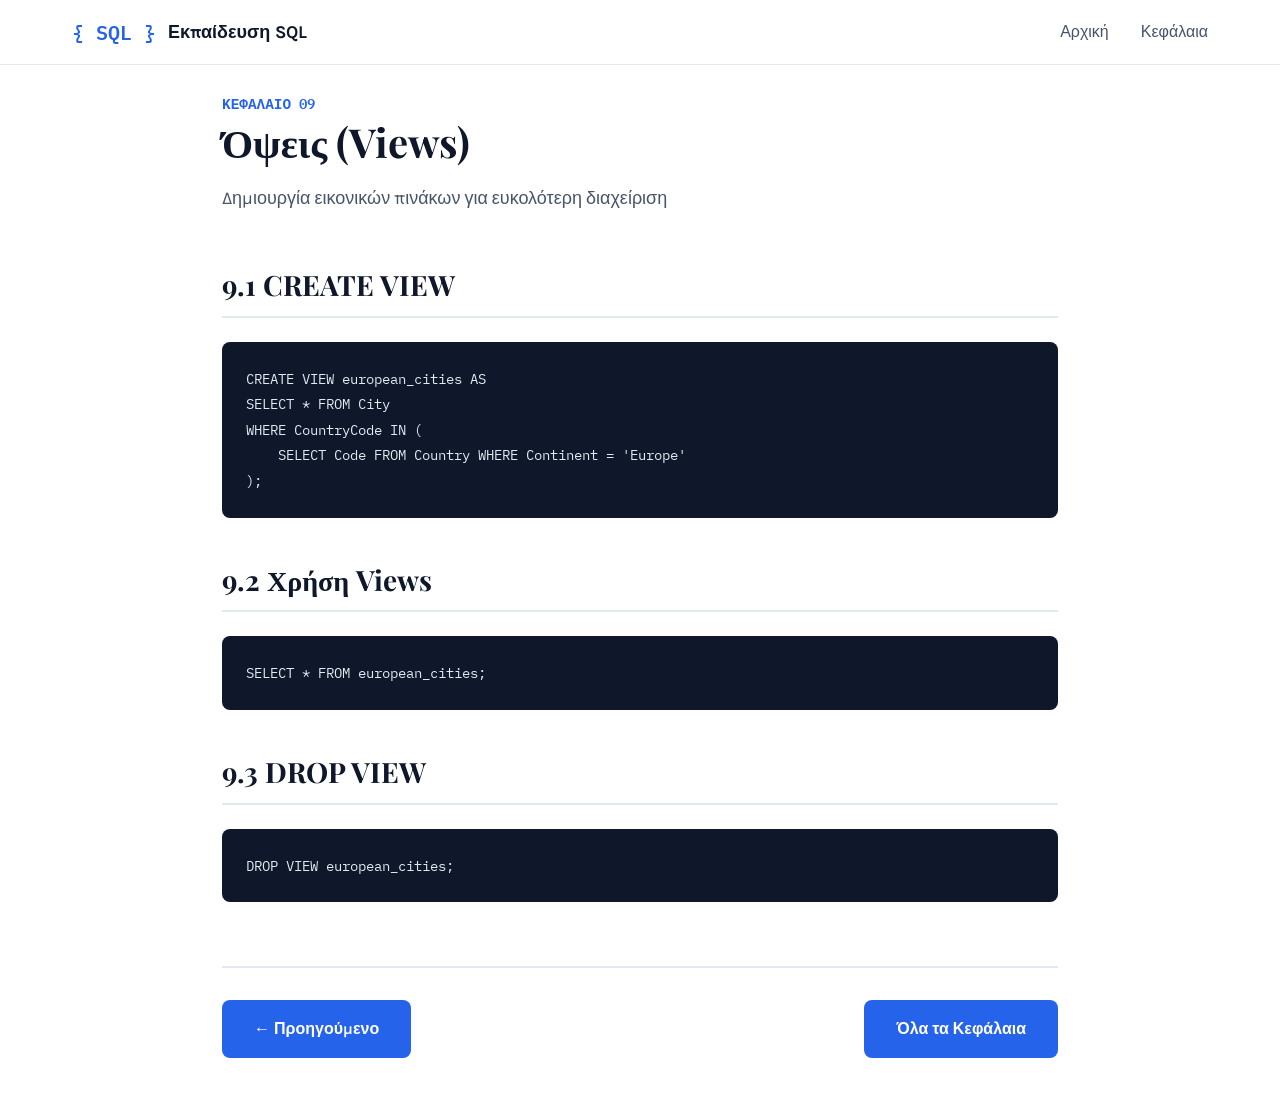
<file: chapter-9.html>
<!DOCTYPE html>
<html lang="el">
<head>
    <meta charset="UTF-8">
    <title>Κεφάλαιο 9: Όψεις (Views) - SQL Learning</title>
    <link rel="stylesheet" href="styles.css">
    <link href="https://fonts.googleapis.com/css2?family=IBM+Plex+Mono:wght@400;600&family=Karla:wght@400;700&family=Playfair+Display:wght@700;900&display=swap" rel="stylesheet">
    <style>
        .chapter-page {max-width: 900px; margin: 6rem auto 3rem; padding: 0 2rem;}
        .chapter-header {margin-bottom: 3rem;}
        .chapter-number {font-family: var(--font-mono); color: var(--primary); font-size: 0.9rem; font-weight: 600; margin-bottom: 0.5rem;}
        .chapter-title-main {font-family: var(--font-display); font-size: 2.5rem; color: var(--text-primary); margin-bottom: 1rem; line-height: 1.2;}
        .chapter-intro {font-size: 1.125rem; color: var(--text-secondary); line-height: 1.8; margin-bottom: 2rem;}
        .chapter-content h2 {font-family: var(--font-display); font-size: 1.75rem; color: var(--text-primary); margin: 2.5rem 0 1rem; padding-bottom: 0.5rem; border-bottom: 2px solid var(--border);}
        .chapter-content p {line-height: 1.8; margin-bottom: 1.5rem; color: var(--text-secondary);}
        .code-example {background: var(--bg-dark); color: #e2e8f0; padding: 1.5rem; border-radius: var(--radius-md); margin: 1.5rem 0; overflow-x: auto;}
        .code-example code {font-family: var(--font-mono); font-size: 0.9rem; line-height: 1.6; white-space: pre;}
        .info-box {background: var(--primary-light); border-left: 4px solid var(--primary); padding: 1.5rem; margin: 2rem 0; border-radius: var(--radius-sm);}
        .info-box strong {color: var(--primary); display: block; margin-bottom: 0.5rem;}
        .chapter-nav {display: flex; justify-content: space-between; margin-top: 4rem; padding-top: 2rem; border-top: 2px solid var(--border);}
        .nav-button {padding: 1rem 2rem; background: var(--primary); color: white; text-decoration: none; border-radius: var(--radius-md); font-weight: 600; transition: all var(--transition-base);}
        .nav-button:hover {background: var(--primary-dark); transform: translateY(-2px);}
    </style>
</head>
<body>
    <nav class="nav">
        <div class="nav-container">
            <div class="nav-brand"><span class="nav-icon">{ SQL }</span><span class="nav-title">Εκπαίδευση SQL</span></div>
            <ul class="nav-menu">
                <li><a href="index.html" class="nav-link">Αρχική</a></li>
                <li><a href="index.html#chapters" class="nav-link active">Κεφάλαια</a></li>
            </ul>
        </div>
    </nav>
    <div class="chapter-page">
        <div class="chapter-header">
            <div class="chapter-number">ΚΕΦΑΛΑΙΟ 09</div>
            <h1 class="chapter-title-main">Όψεις (Views)</h1>
            <p class="chapter-intro">Δημιουργία εικονικών πινάκων για ευκολότερη διαχείριση</p>
        </div>
        <div class="chapter-content">
            <h2>9.1 CREATE VIEW</h2>
<div class="code-example"><code>CREATE VIEW european_cities AS
SELECT * FROM City
WHERE CountryCode IN (
    SELECT Code FROM Country WHERE Continent = 'Europe'
);</code></div>
<h2>9.2 Χρήση Views</h2>
<div class="code-example"><code>SELECT * FROM european_cities;</code></div>
<h2>9.3 DROP VIEW</h2>
<div class="code-example"><code>DROP VIEW european_cities;</code></div>
        </div>
        <div class="chapter-nav">
            <a href="chapter-8.html" class="nav-button">← Προηγούμενο</a>
            <a href="index.html#chapters" class="nav-button">Όλα τα Κεφάλαια</a>
        </div>
    </div>
    <script src="script.js"></script>
</body>
</html>
</file>
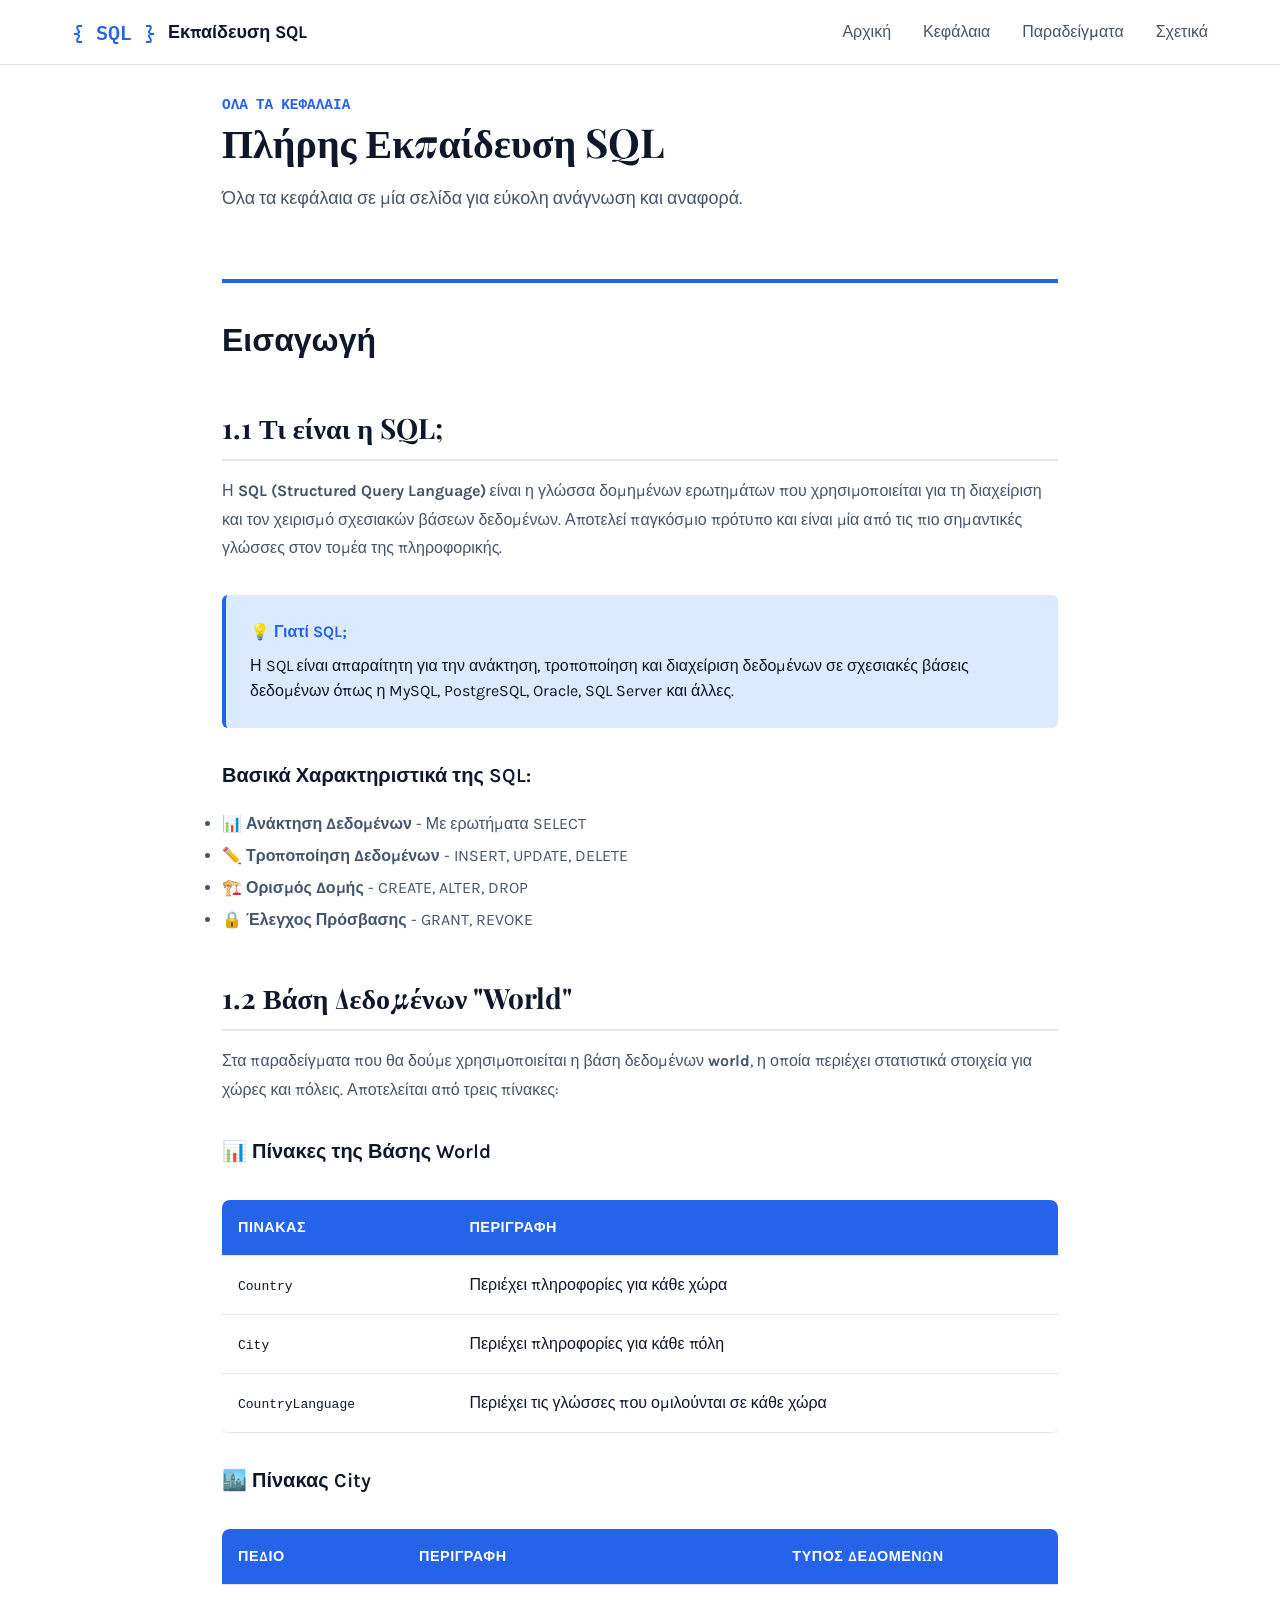
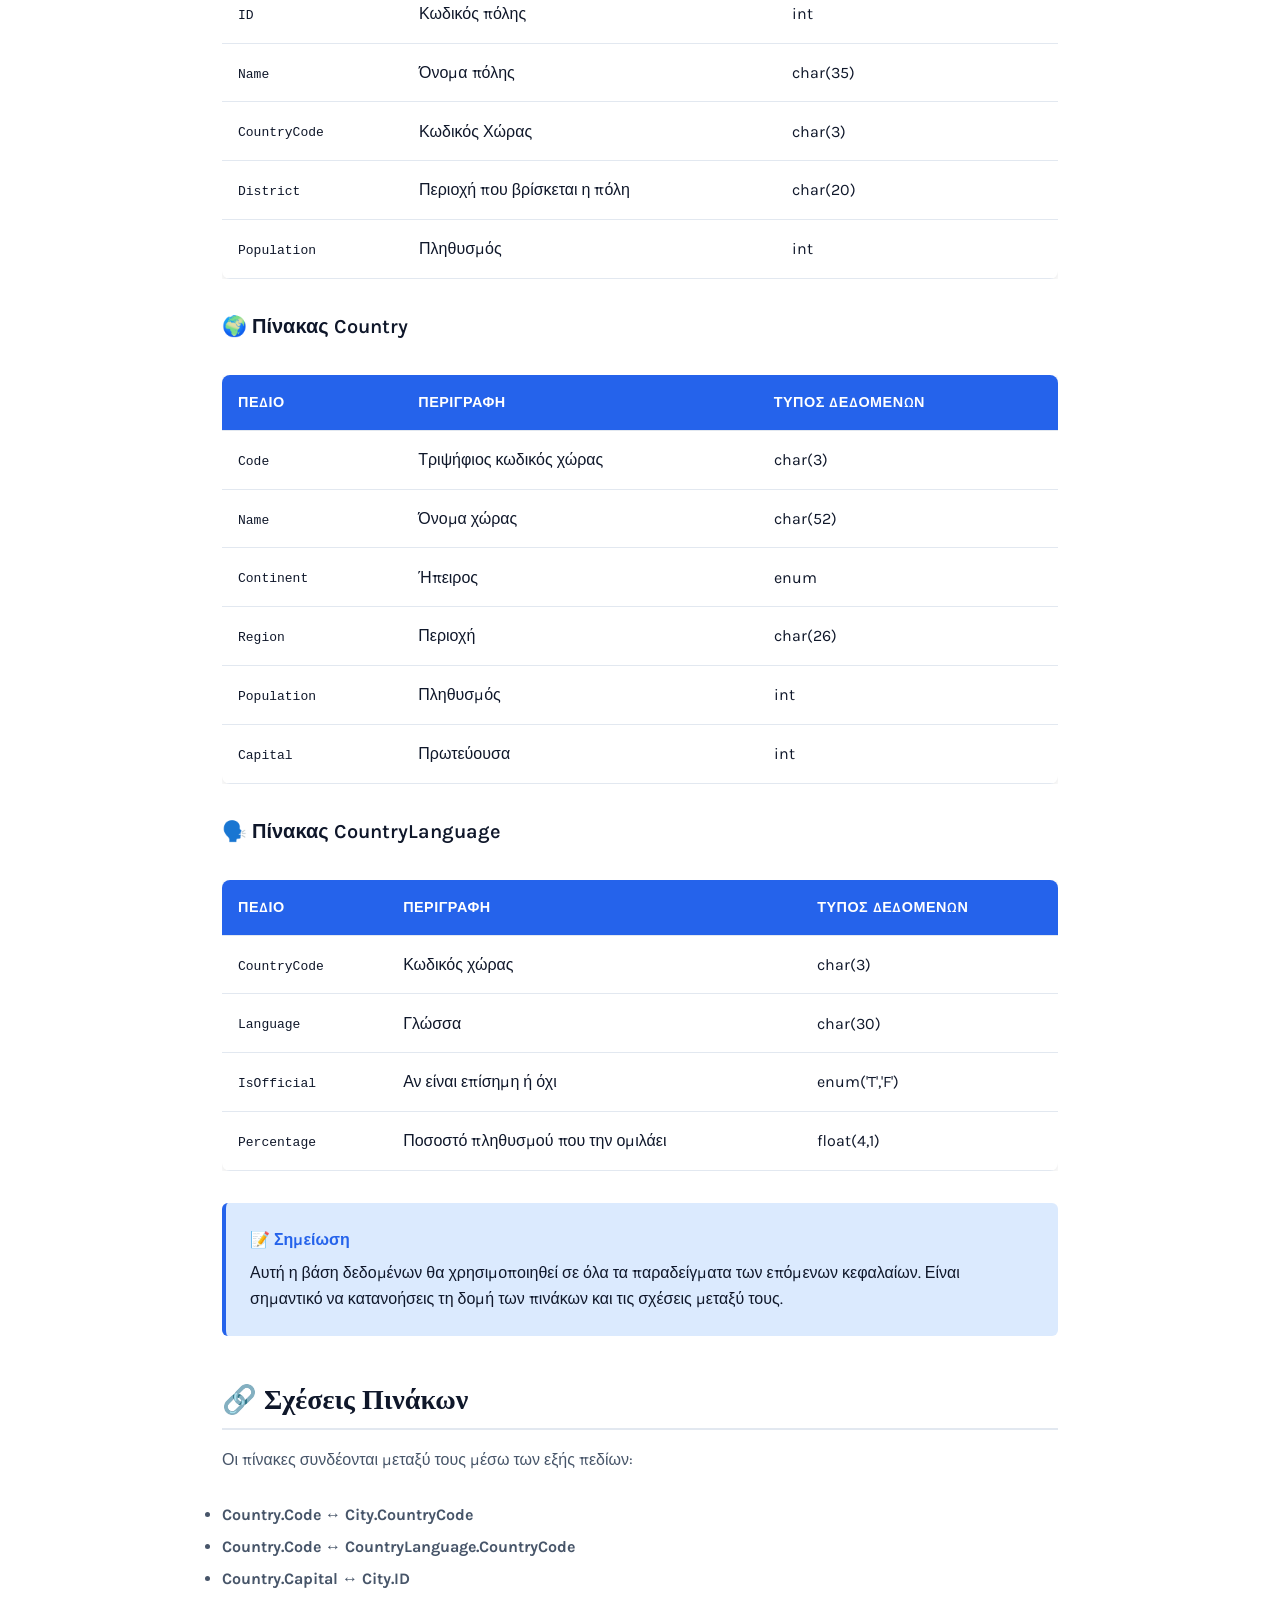
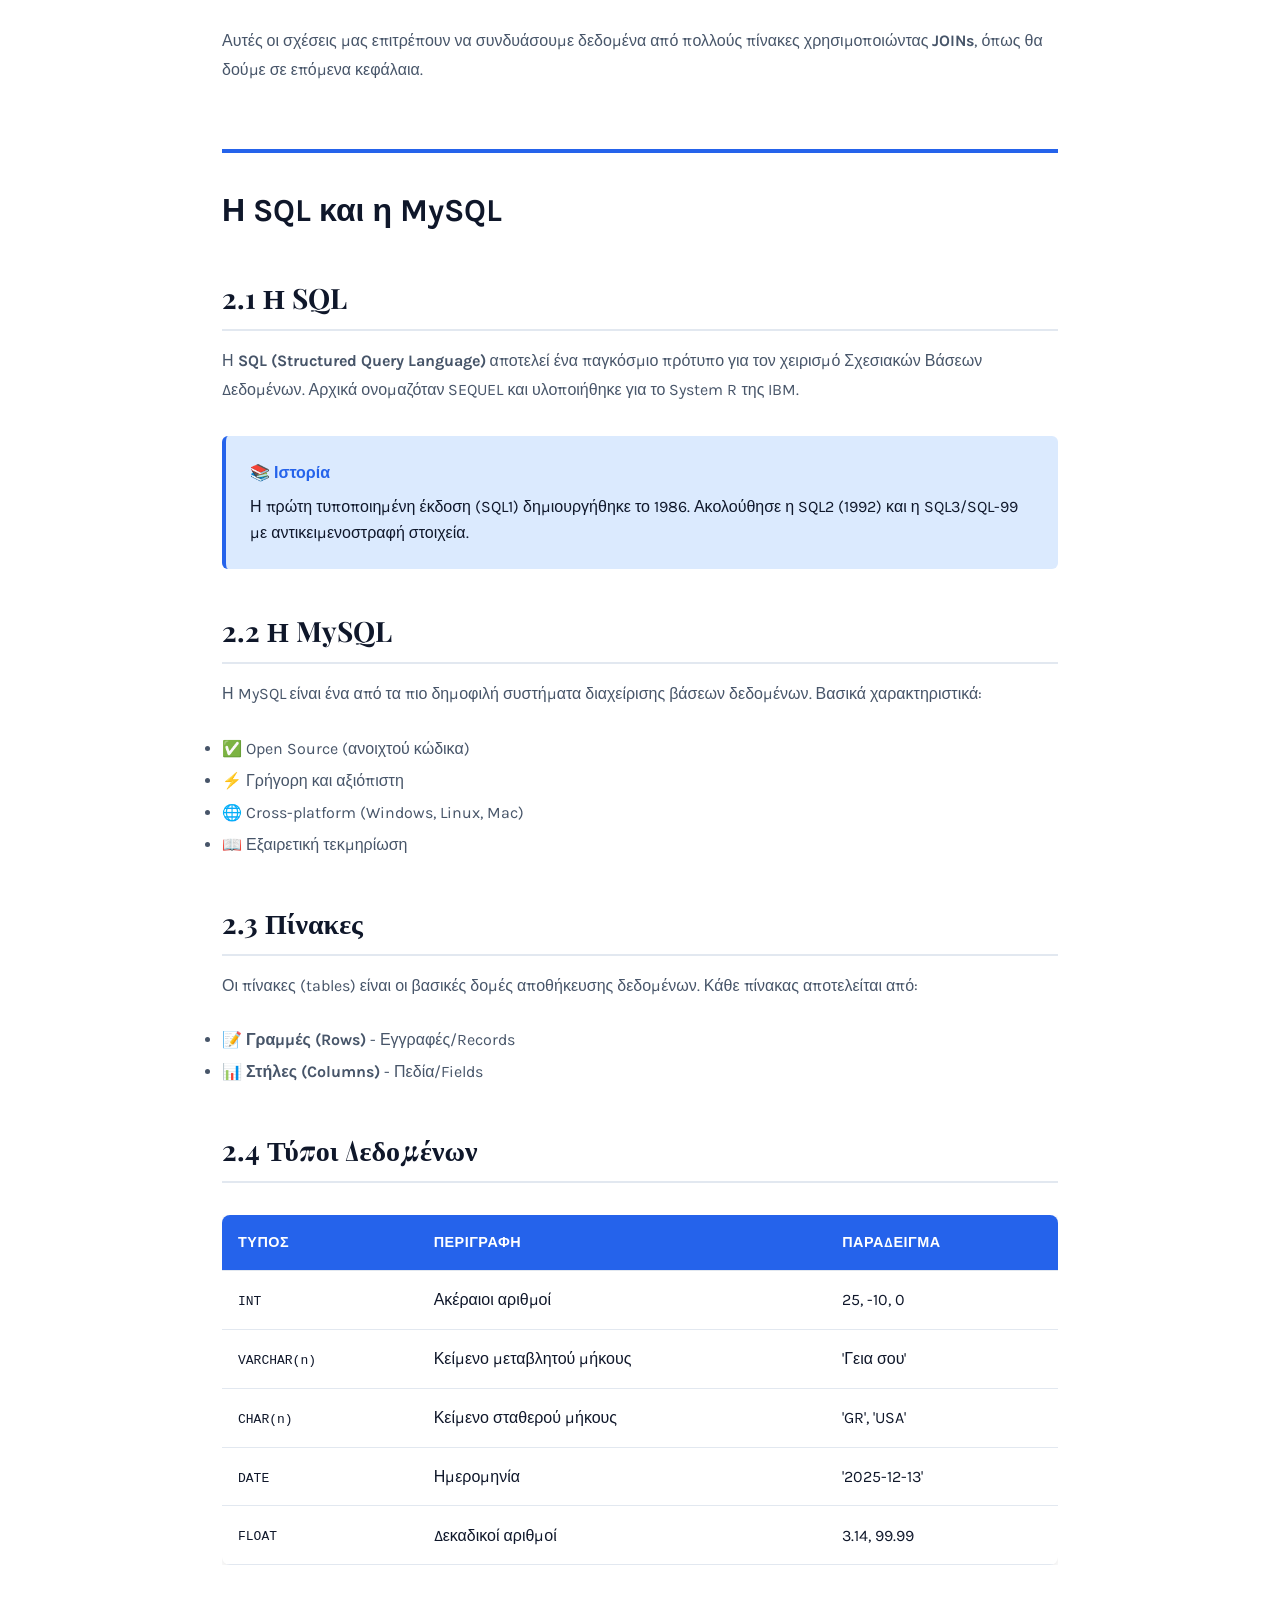
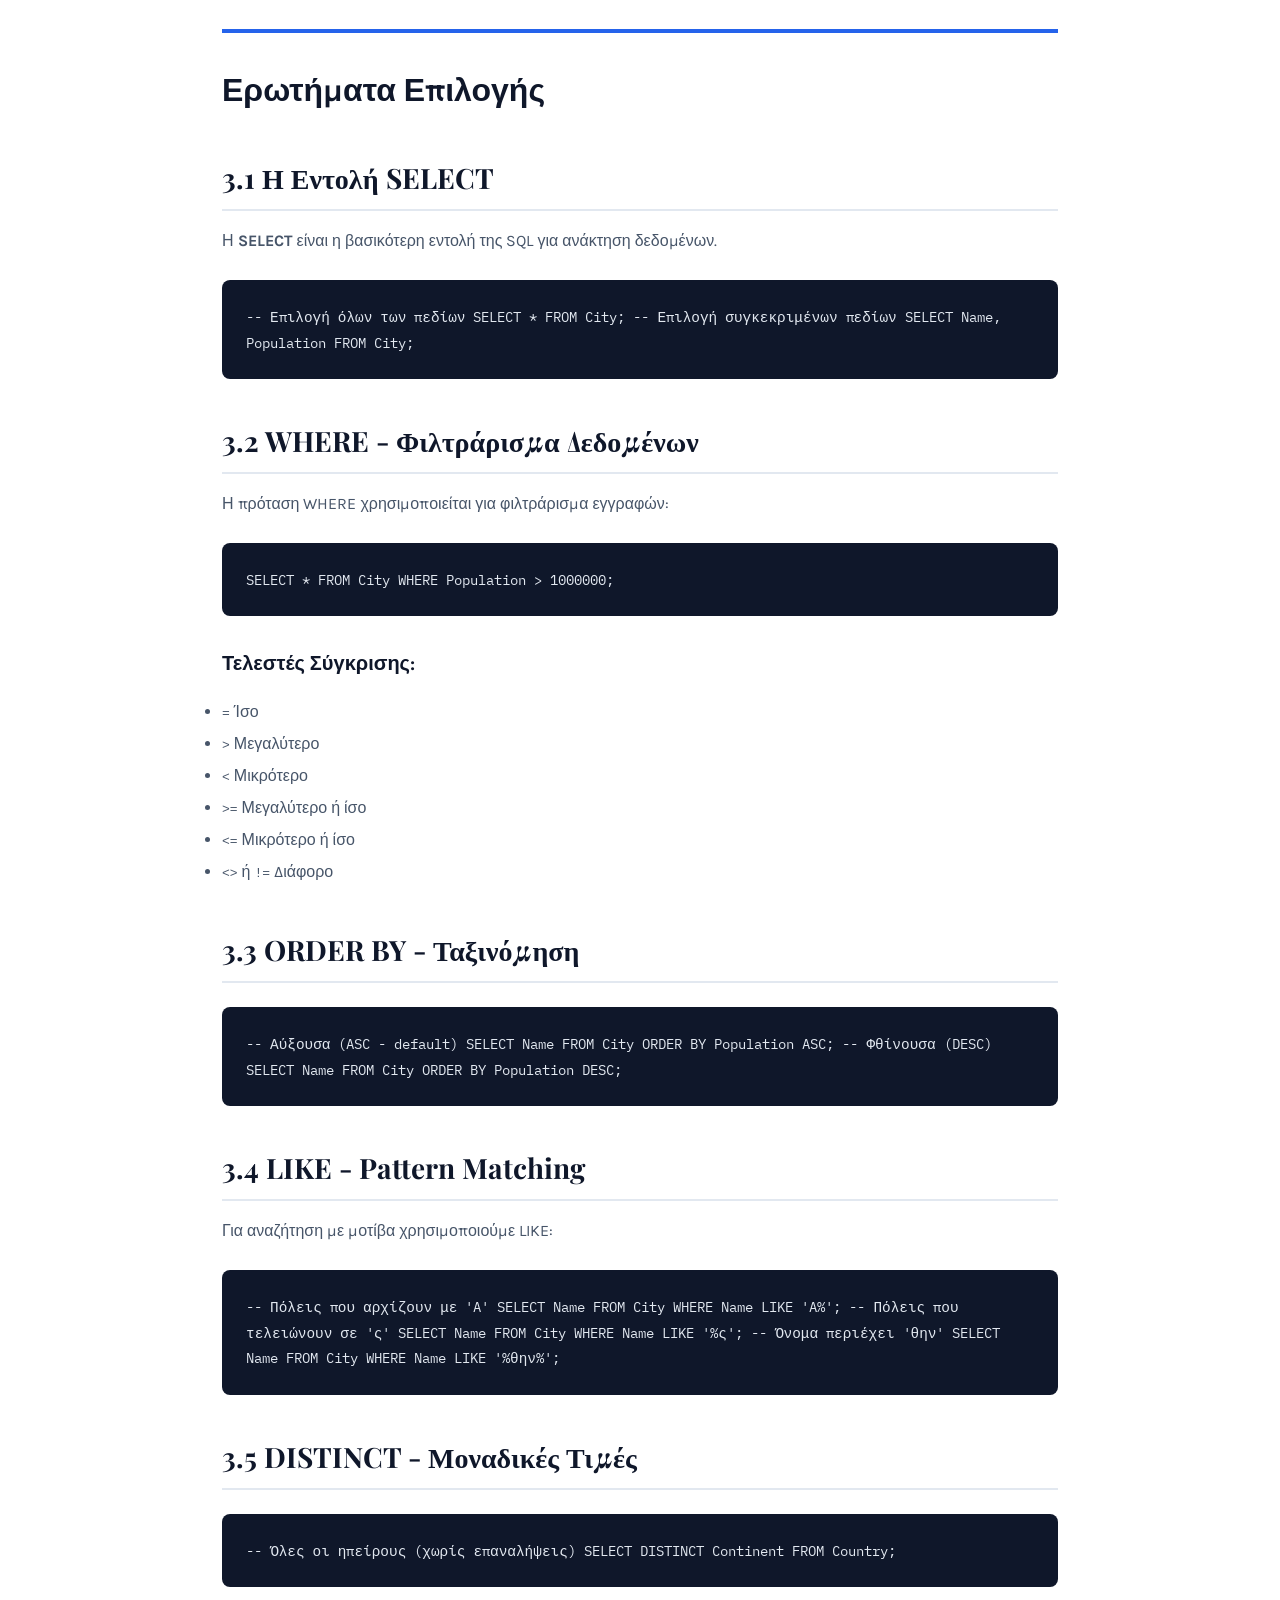
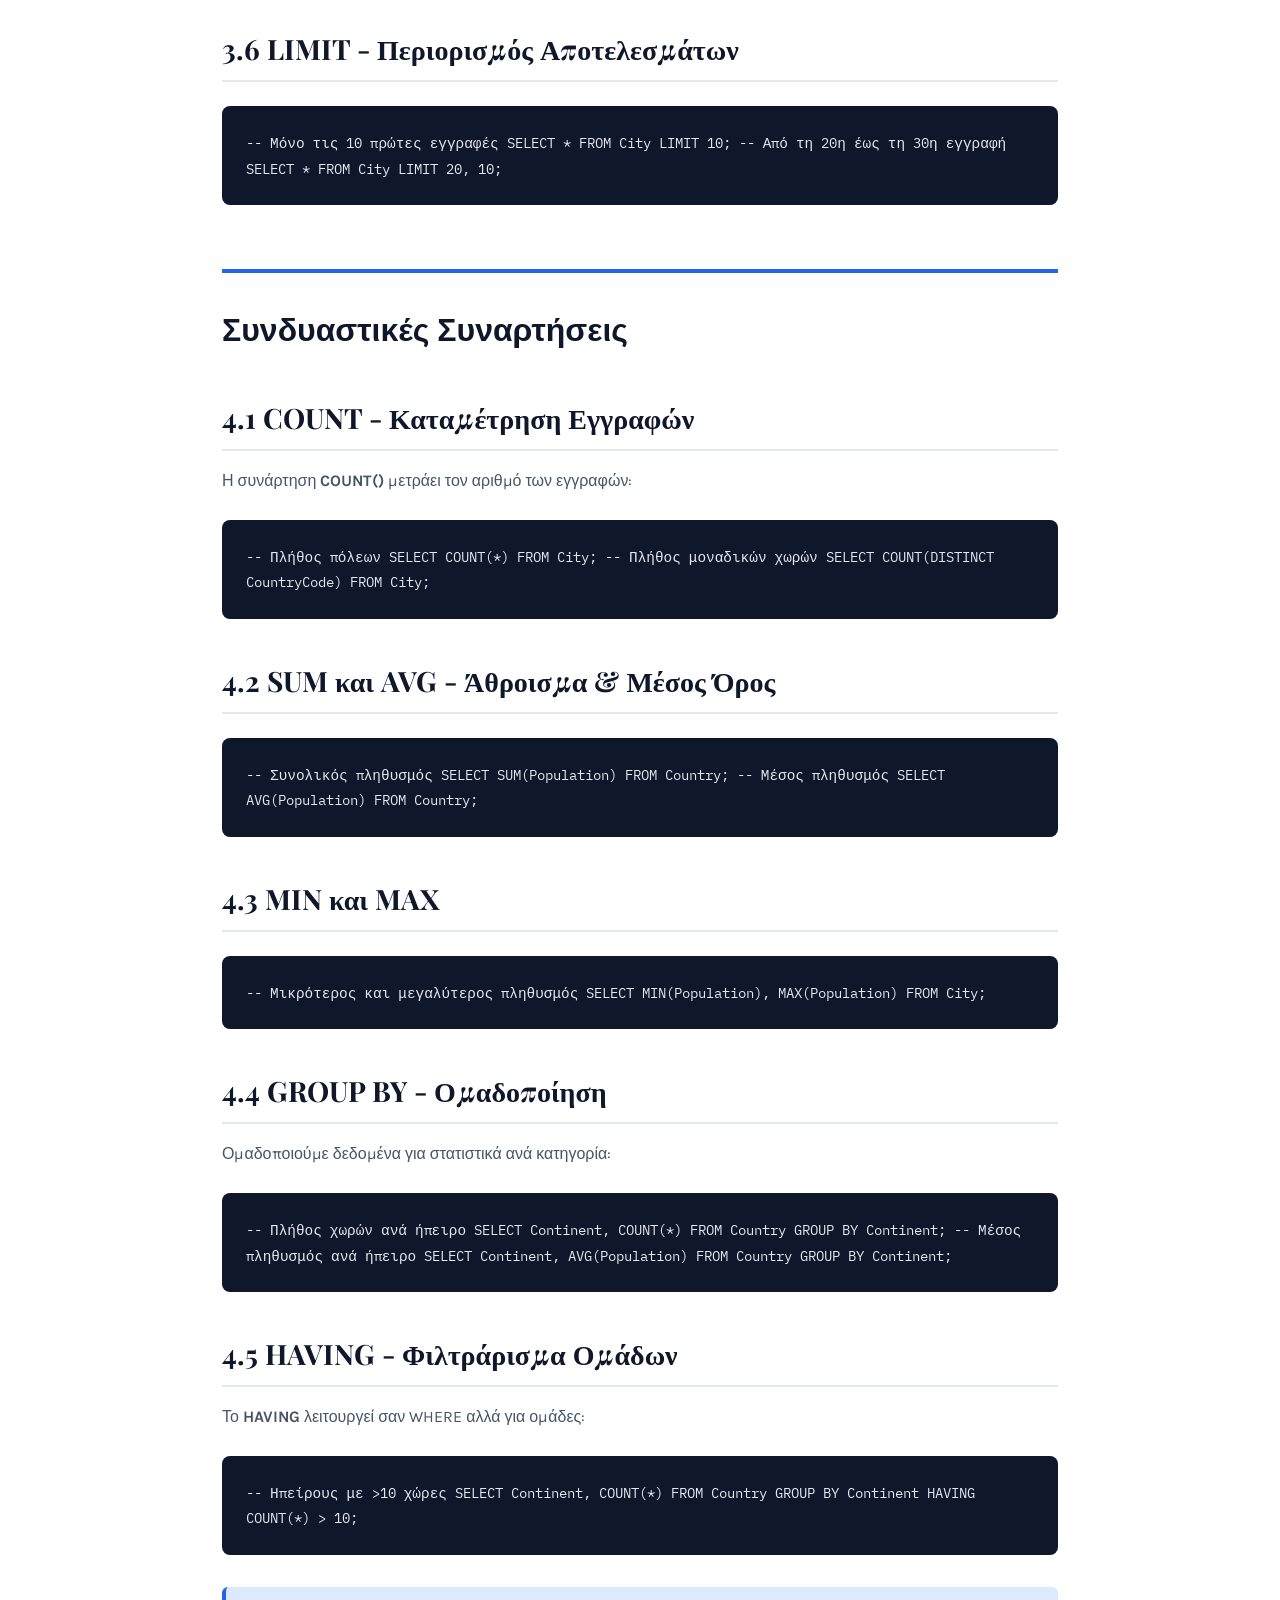
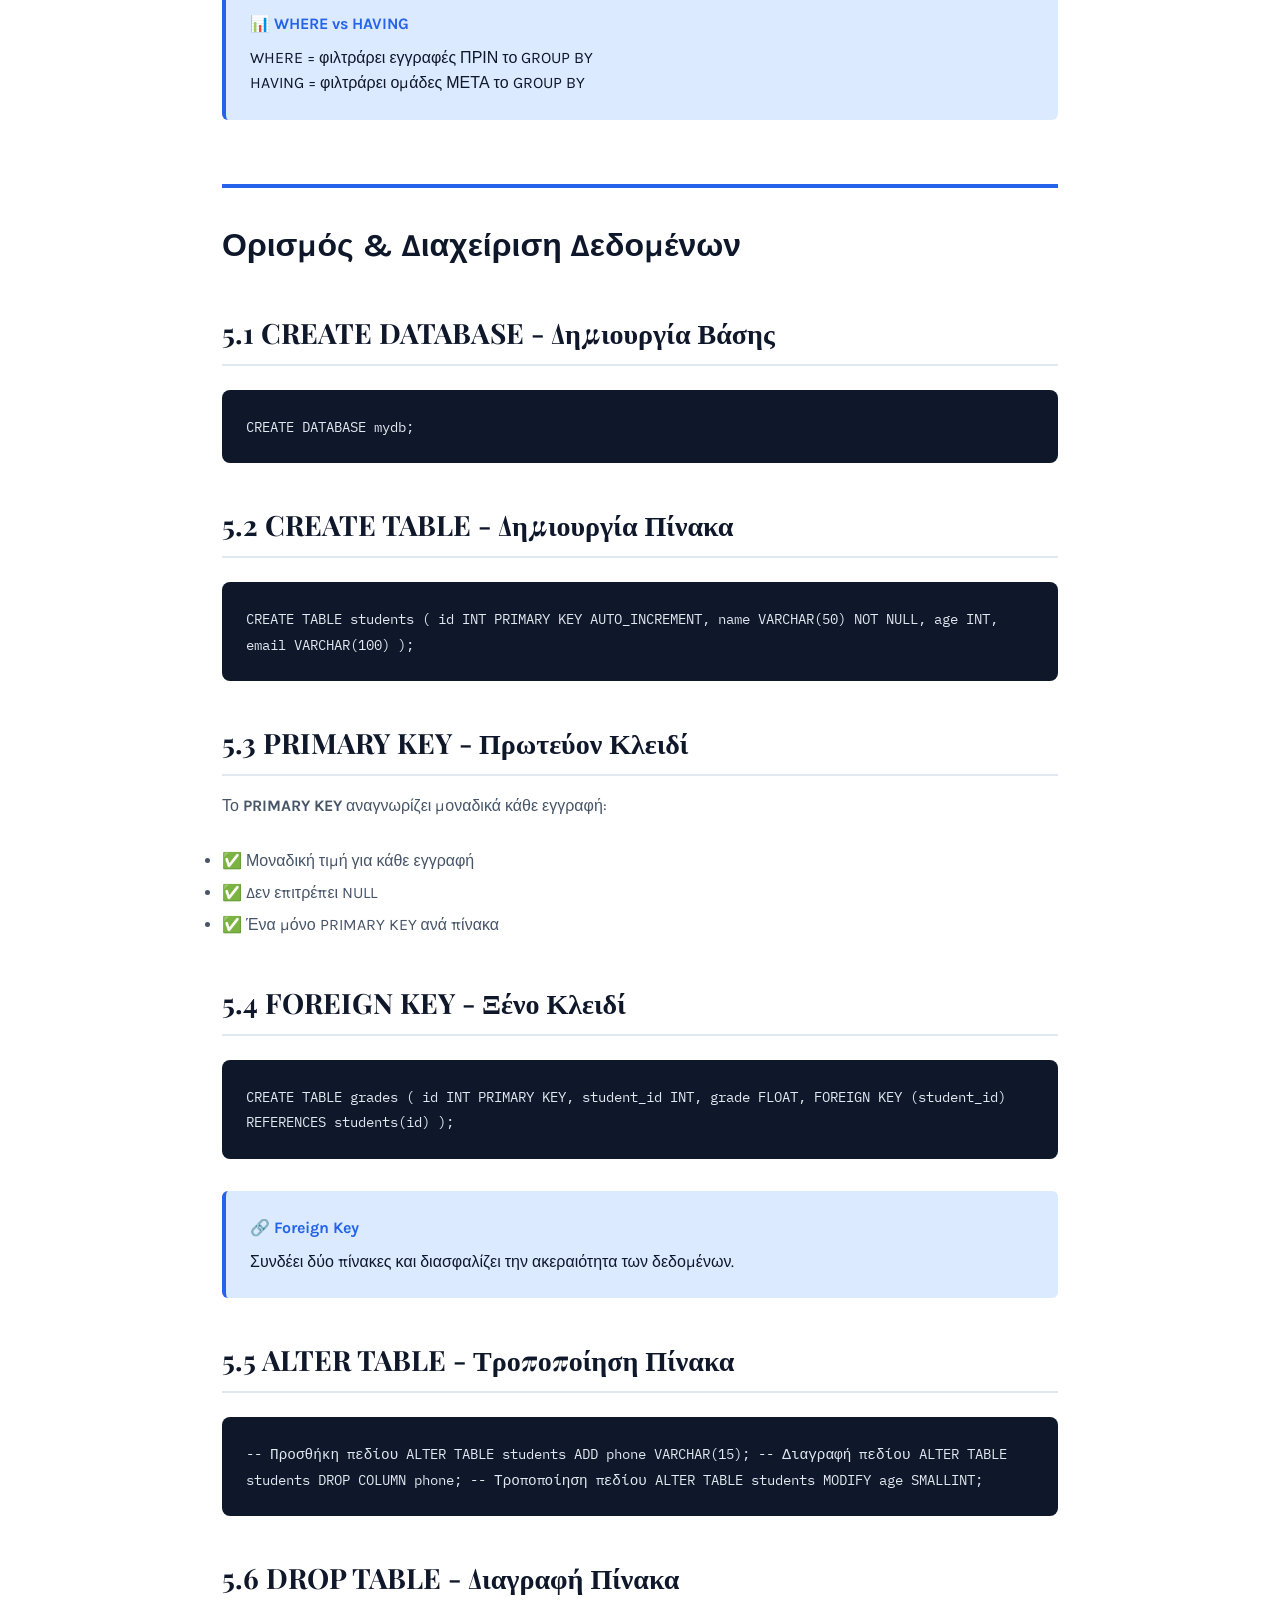
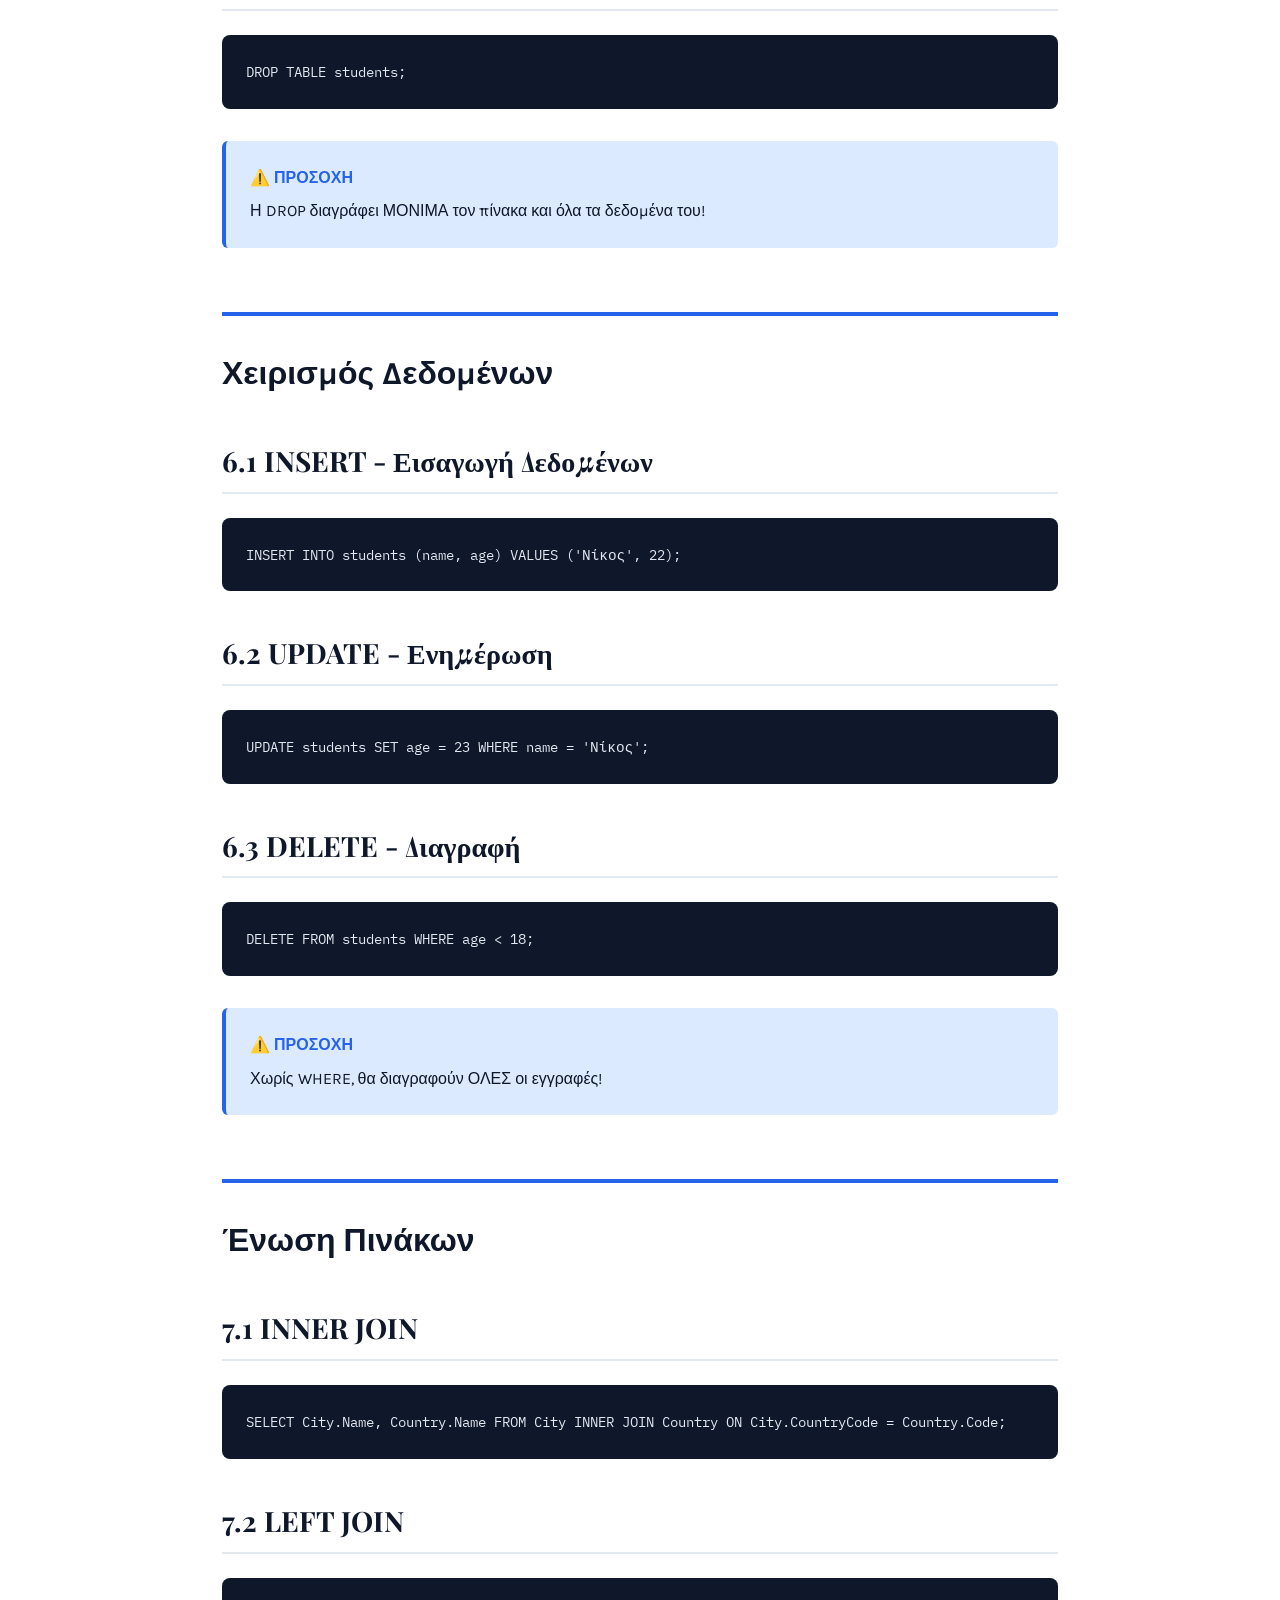
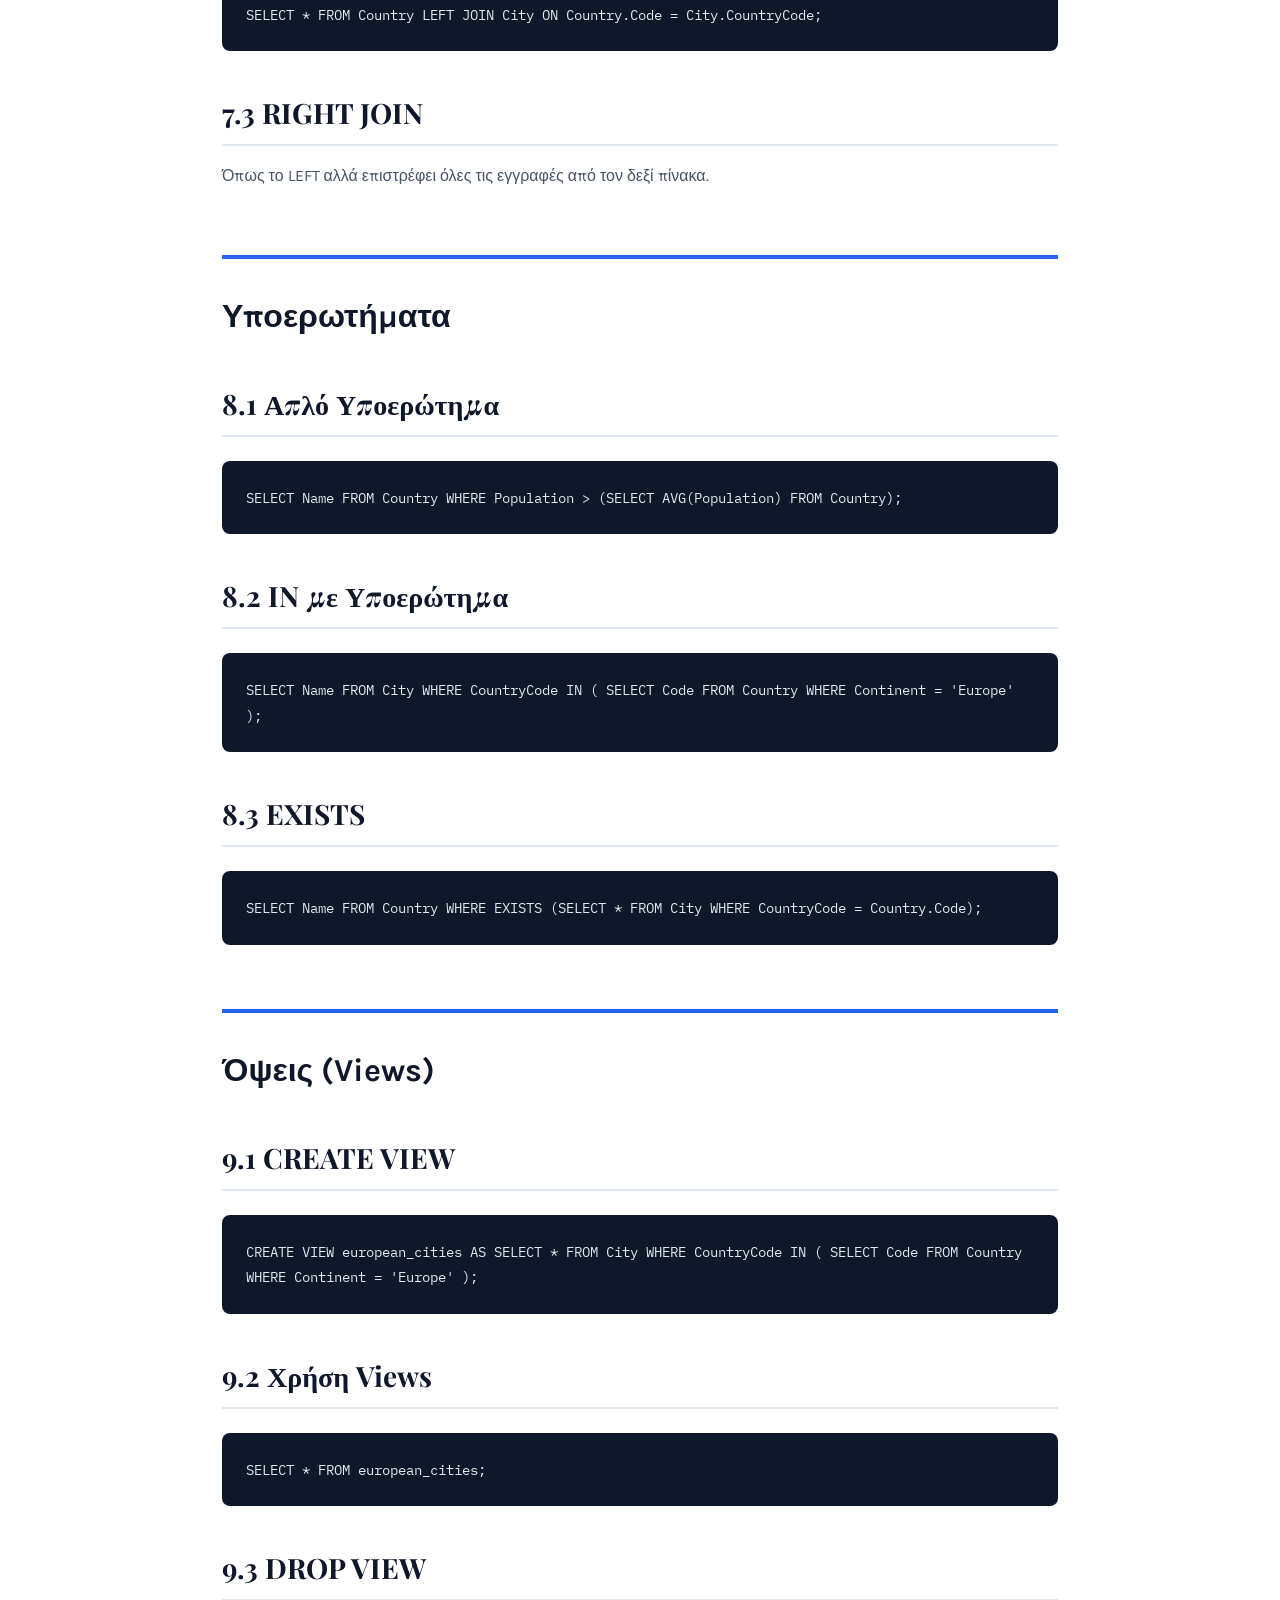
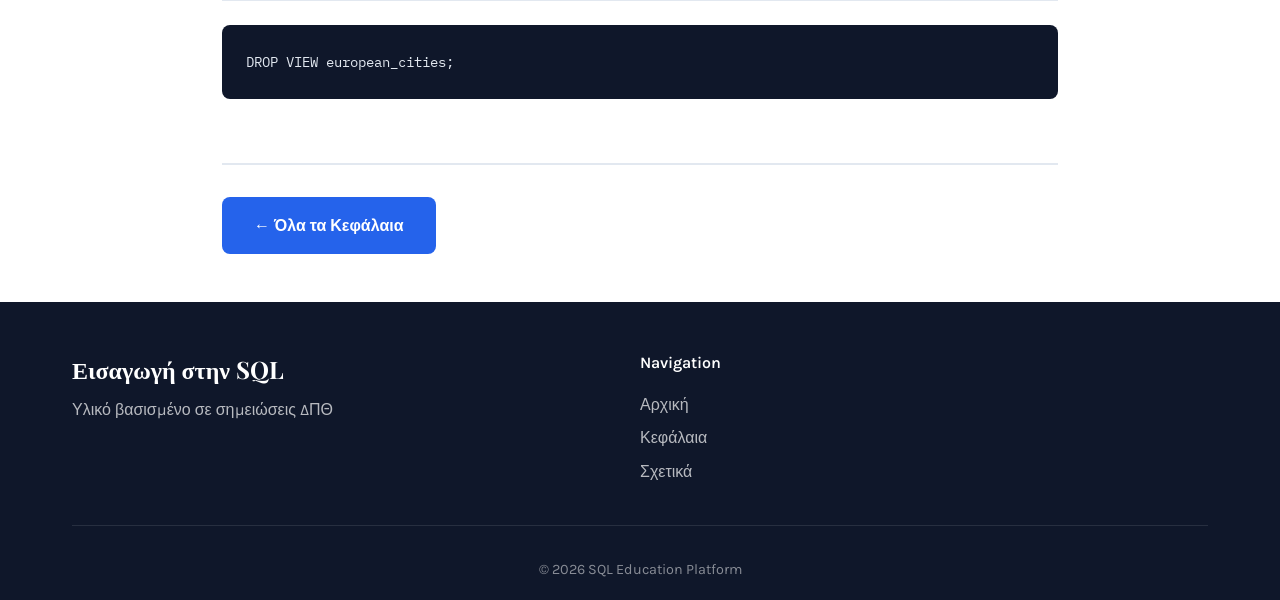
<file: finalchapter.html>
<!DOCTYPE html>
<html lang="el">
<head>
    <meta charset="UTF-8">
    <meta name="viewport" content="width=device-width, initial-scale=1.0">
    <title>Όλα τα Κεφάλαια - SQL Learning</title>
    <link rel="stylesheet" href="styles.css">
    <link rel="preconnect" href="https://fonts.googleapis.com">
    <link rel="preconnect" href="https://fonts.gstatic.com" crossorigin>
    <link href="https://fonts.googleapis.com/css2?family=IBM+Plex+Mono:wght@400;600&family=Karla:wght@400;700&family=Playfair+Display:wght@700;900&display=swap" rel="stylesheet">
    <style>
        .chapter-page {
            max-width: 900px;
            margin: 6rem auto 3rem;
            padding: 0 2rem;
        }
        
        .chapter-header {
            margin-bottom: 3rem;
        }
        
        .chapter-number {
            font-family: var(--font-mono);
            color: var(--primary);
            font-size: 0.9rem;
            font-weight: 600;
            margin-bottom: 0.5rem;
        }
        
        .chapter-title-main {
            font-family: var(--font-display);
            font-size: 2.5rem;
            color: var(--text-primary);
            margin-bottom: 1rem;
            line-height: 1.2;
        }
        
        .chapter-intro {
            font-size: 1.125rem;
            color: var(--text-secondary);
            line-height: 1.8;
            margin-bottom: 2rem;
        }
        
        .chapter-content h2 {
            font-family: var(--font-display);
            font-size: 1.75rem;
            color: var(--text-primary);
            margin: 2.5rem 0 1rem;
            padding-bottom: 0.5rem;
            border-bottom: 2px solid var(--border);
        }
        
        .chapter-content h3 {
            font-size: 1.25rem;
            color: var(--text-primary);
            margin: 2rem 0 1rem;
            font-weight: 600;
        }
        
        .chapter-content p {
            line-height: 1.8;
            margin-bottom: 1.5rem;
            color: var(--text-secondary);
        }
        
        .table-wrapper {
            overflow-x: auto;
            margin: 2rem 0;
        }
        
        .data-table {
            width: 100%;
            border-collapse: collapse;
            background: white;
            border-radius: var(--radius-md);
            overflow: hidden;
            box-shadow: 0 2px 8px var(--shadow);
        }
        
        .data-table thead {
            background: var(--primary);
            color: white;
        }
        
        .data-table th,
        .data-table td {
            padding: 1rem;
            text-align: left;
            border-bottom: 1px solid var(--border);
        }
        
        .data-table th {
            font-weight: 600;
            font-size: 0.9rem;
            text-transform: uppercase;
            letter-spacing: 0.5px;
        }
        
        .data-table tbody tr:hover {
            background: var(--bg-secondary);
        }
        
        .code-example {
            background: var(--bg-dark);
            color: #e2e8f0;
            padding: 1.5rem;
            border-radius: var(--radius-md);
            margin: 1.5rem 0;
            overflow-x: auto;
        }
        
        .code-example code {
            font-family: var(--font-mono);
            font-size: 0.9rem;
            line-height: 1.6;
        }
        
        .info-box {
            background: var(--primary-light);
            border-left: 4px solid var(--primary);
            padding: 1.5rem;
            margin: 2rem 0;
            border-radius: var(--radius-sm);
        }
        
        .info-box strong {
            color: var(--primary);
            display: block;
            margin-bottom: 0.5rem;
        }
        
        .chapter-nav {
            display: flex;
            justify-content: space-between;
            margin-top: 4rem;
            padding-top: 2rem;
            border-top: 2px solid var(--border);
        }
        
        .nav-button {
            padding: 1rem 2rem;
            background: var(--primary);
            color: white;
            text-decoration: none;
            border-radius: var(--radius-md);
            font-weight: 600;
            transition: all var(--transition-base);
            display: inline-flex;
            align-items: center;
            gap: 0.5rem;
        }
        
        .nav-button:hover {
            background: var(--primary-dark);
            transform: translateY(-2px);
        }
        
        .nav-button.disabled {
            background: var(--border);
            pointer-events: none;
            color: var(--text-muted);
        }
    </style>
</head>
<body>
    <!-- Navigation -->
    <nav class="nav">
        <div class="nav-container">
            <div class="nav-brand">
                <span class="nav-icon">{ SQL }</span>
                <span class="nav-title">Εκπαίδευση SQL</span>
            </div>
            <ul class="nav-menu">
                <li><a href="index.html" class="nav-link">Αρχική</a></li>
                <li><a href="index.html#chapters" class="nav-link active">Κεφάλαια</a></li>
                <li><a href="index.html#examples" class="nav-link">Παραδείγματα</a></li>
                <li><a href="index.html#about" class="nav-link">Σχετικά</a></li>
            </ul>
        </div>
    </nav>

    <!-- Chapter Content -->
    <div class="chapter-page">
        <div class="chapter-header">
            <div class="chapter-number">ΟΛΑ ΤΑ ΚΕΦΑΛΑΙΑ</div>
            <h1 class="chapter-title-main">Πλήρης Εκπαίδευση SQL</h1>
            <p class="chapter-intro">
                Όλα τα κεφάλαια σε μία σελίδα για εύκολη ανάγνωση και αναφορά.
            </p>
        </div>

        <div class="chapter-content">
            
            <!-- Chapter 1: Εισαγωγή -->
            <h1 style="border-top: 4px solid var(--primary); padding-top: 2rem; margin-top: 4rem;">Εισαγωγή</h1>
            <h2>1.1 Τι είναι η SQL;</h2>
            
            <p>
                Η <strong>SQL (Structured Query Language)</strong> είναι η γλώσσα δομημένων ερωτημάτων 
                που χρησιμοποιείται για τη διαχείριση και τον χειρισμό σχεσιακών βάσεων δεδομένων. 
                Αποτελεί παγκόσμιο πρότυπο και είναι μία από τις πιο σημαντικές γλώσσες στον τομέα 
                της πληροφορικής.
            </p>

            <div class="info-box">
                <strong>💡 Γιατί SQL;</strong>
                Η SQL είναι απαραίτητη για την ανάκτηση, τροποποίηση και διαχείριση δεδομένων 
                σε σχεσιακές βάσεις δεδομένων όπως η MySQL, PostgreSQL, Oracle, SQL Server και άλλες.
            </div>

            <h3>Βασικά Χαρακτηριστικά της SQL:</h3>
            <ul style="line-height: 2; color: var(--text-secondary); margin-bottom: 2rem;">
                <li>📊 <strong>Ανάκτηση Δεδομένων</strong> - Με ερωτήματα SELECT</li>
                <li>✏️ <strong>Τροποποίηση Δεδομένων</strong> - INSERT, UPDATE, DELETE</li>
                <li>🏗️ <strong>Ορισμός Δομής</strong> - CREATE, ALTER, DROP</li>
                <li>🔒 <strong>Έλεγχος Πρόσβασης</strong> - GRANT, REVOKE</li>
            </ul>

            <h2>1.2 Βάση Δεδομένων "World"</h2>
            
            <p>
                Στα παραδείγματα που θα δούμε χρησιμοποιείται η βάση δεδομένων <strong>world</strong>, 
                η οποία περιέχει στατιστικά στοιχεία για χώρες και πόλεις. Αποτελείται από τρεις πίνακες:
            </p>

            <h3>📊 Πίνακες της Βάσης World</h3>

            <div class="table-wrapper">
                <table class="data-table">
                    <thead>
                        <tr>
                            <th>Πίνακας</th>
                            <th>Περιγραφή</th>
                        </tr>
                    </thead>
                    <tbody>
                        <tr>
                            <td><code>Country</code></td>
                            <td>Περιέχει πληροφορίες για κάθε χώρα</td>
                        </tr>
                        <tr>
                            <td><code>City</code></td>
                            <td>Περιέχει πληροφορίες για κάθε πόλη</td>
                        </tr>
                        <tr>
                            <td><code>CountryLanguage</code></td>
                            <td>Περιέχει τις γλώσσες που ομιλούνται σε κάθε χώρα</td>
                        </tr>
                    </tbody>
                </table>
            </div>

            <h3>🏙️ Πίνακας City</h3>
            
            <div class="table-wrapper">
                <table class="data-table">
                    <thead>
                        <tr>
                            <th>Πεδίο</th>
                            <th>Περιγραφή</th>
                            <th>Τύπος Δεδομένων</th>
                        </tr>
                    </thead>
                    <tbody>
                        <tr>
                            <td><code>ID</code></td>
                            <td>Κωδικός πόλης</td>
                            <td>int</td>
                        </tr>
                        <tr>
                            <td><code>Name</code></td>
                            <td>Όνομα πόλης</td>
                            <td>char(35)</td>
                        </tr>
                        <tr>
                            <td><code>CountryCode</code></td>
                            <td>Κωδικός Χώρας</td>
                            <td>char(3)</td>
                        </tr>
                        <tr>
                            <td><code>District</code></td>
                            <td>Περιοχή που βρίσκεται η πόλη</td>
                            <td>char(20)</td>
                        </tr>
                        <tr>
                            <td><code>Population</code></td>
                            <td>Πληθυσμός</td>
                            <td>int</td>
                        </tr>
                    </tbody>
                </table>
            </div>

            <h3>🌍 Πίνακας Country</h3>
            
            <div class="table-wrapper">
                <table class="data-table">
                    <thead>
                        <tr>
                            <th>Πεδίο</th>
                            <th>Περιγραφή</th>
                            <th>Τύπος Δεδομένων</th>
                        </tr>
                    </thead>
                    <tbody>
                        <tr>
                            <td><code>Code</code></td>
                            <td>Τριψήφιος κωδικός χώρας</td>
                            <td>char(3)</td>
                        </tr>
                        <tr>
                            <td><code>Name</code></td>
                            <td>Όνομα χώρας</td>
                            <td>char(52)</td>
                        </tr>
                        <tr>
                            <td><code>Continent</code></td>
                            <td>Ήπειρος</td>
                            <td>enum</td>
                        </tr>
                        <tr>
                            <td><code>Region</code></td>
                            <td>Περιοχή</td>
                            <td>char(26)</td>
                        </tr>
                        <tr>
                            <td><code>Population</code></td>
                            <td>Πληθυσμός</td>
                            <td>int</td>
                        </tr>
                        <tr>
                            <td><code>Capital</code></td>
                            <td>Πρωτεύουσα</td>
                            <td>int</td>
                        </tr>
                    </tbody>
                </table>
            </div>

            <h3>🗣️ Πίνακας CountryLanguage</h3>
            
            <div class="table-wrapper">
                <table class="data-table">
                    <thead>
                        <tr>
                            <th>Πεδίο</th>
                            <th>Περιγραφή</th>
                            <th>Τύπος Δεδομένων</th>
                        </tr>
                    </thead>
                    <tbody>
                        <tr>
                            <td><code>CountryCode</code></td>
                            <td>Κωδικός χώρας</td>
                            <td>char(3)</td>
                        </tr>
                        <tr>
                            <td><code>Language</code></td>
                            <td>Γλώσσα</td>
                            <td>char(30)</td>
                        </tr>
                        <tr>
                            <td><code>IsOfficial</code></td>
                            <td>Αν είναι επίσημη ή όχι</td>
                            <td>enum('T','F')</td>
                        </tr>
                        <tr>
                            <td><code>Percentage</code></td>
                            <td>Ποσοστό πληθυσμού που την ομιλάει</td>
                            <td>float(4,1)</td>
                        </tr>
                    </tbody>
                </table>
            </div>

            <div class="info-box">
                <strong>📝 Σημείωση</strong>
                Αυτή η βάση δεδομένων θα χρησιμοποιηθεί σε όλα τα παραδείγματα των επόμενων κεφαλαίων. 
                Είναι σημαντικό να κατανοήσεις τη δομή των πινάκων και τις σχέσεις μεταξύ τους.
            </div>

            <h2>🔗 Σχέσεις Πινάκων</h2>
            
            <p>
                Οι πίνακες συνδέονται μεταξύ τους μέσω των εξής πεδίων:
            </p>

            <ul style="line-height: 2; color: var(--text-secondary); margin-bottom: 2rem;">
                <li><strong>Country.Code</strong> ↔ <strong>City.CountryCode</strong></li>
                <li><strong>Country.Code</strong> ↔ <strong>CountryLanguage.CountryCode</strong></li>
                <li><strong>Country.Capital</strong> ↔ <strong>City.ID</strong></li>
            </ul>

            <p>
                Αυτές οι σχέσεις μας επιτρέπουν να συνδυάσουμε δεδομένα από πολλούς πίνακες 
                χρησιμοποιώντας <strong>JOINs</strong>, όπως θα δούμε σε επόμενα κεφάλαια.
            </p>

            <!-- Chapter 2: Η SQL και η MySQL -->
            <h1 style="border-top: 4px solid var(--primary); padding-top: 2rem; margin-top: 4rem;">Η SQL και η MySQL</h1>
            <h2>2.1 Η SQL</h2>
            <p>Η <strong>SQL (Structured Query Language)</strong> αποτελεί ένα παγκόσμιο πρότυπο για τον χειρισμό Σχεσιακών Βάσεων Δεδομένων. Αρχικά ονομαζόταν SEQUEL και υλοποιήθηκε για το System R της IBM.</p>
            
            <div class="info-box">
                <strong>📚 Ιστορία</strong>
                Η πρώτη τυποποιημένη έκδοση (SQL1) δημιουργήθηκε το 1986. Ακολούθησε η SQL2 (1992) και η SQL3/SQL-99 με αντικειμενοστραφή στοιχεία.
            </div>
            
            <h2>2.2 Η MySQL</h2>
            <p>Η MySQL είναι ένα από τα πιο δημοφιλή συστήματα διαχείρισης βάσεων δεδομένων. Βασικά χαρακτηριστικά:</p>
            <ul style="line-height: 2; color: var(--text-secondary);">
                <li>✅ Open Source (ανοιχτού κώδικα)</li>
                <li>⚡ Γρήγορη και αξιόπιστη</li>
                <li>🌐 Cross-platform (Windows, Linux, Mac)</li>
                <li>📖 Εξαιρετική τεκμηρίωση</li>
            </ul>
            
            <h2>2.3 Πίνακες</h2>
            <p>Οι πίνακες (tables) είναι οι βασικές δομές αποθήκευσης δεδομένων. Κάθε πίνακας αποτελείται από:</p>
            <ul style="line-height: 2; color: var(--text-secondary);">
                <li>📝 <strong>Γραμμές (Rows)</strong> - Εγγραφές/Records</li>
                <li>📊 <strong>Στήλες (Columns)</strong> - Πεδία/Fields</li>
            </ul>
            
            <h2>2.4 Τύποι Δεδομένων</h2>
            <div class="table-wrapper">
                <table class="data-table">
                    <thead>
                        <tr><th>Τύπος</th><th>Περιγραφή</th><th>Παράδειγμα</th></tr>
                    </thead>
                    <tbody>
                        <tr><td><code>INT</code></td><td>Ακέραιοι αριθμοί</td><td>25, -10, 0</td></tr>
                        <tr><td><code>VARCHAR(n)</code></td><td>Κείμενο μεταβλητού μήκους</td><td>'Γεια σου'</td></tr>
                        <tr><td><code>CHAR(n)</code></td><td>Κείμενο σταθερού μήκους</td><td>'GR', 'USA'</td></tr>
                        <tr><td><code>DATE</code></td><td>Ημερομηνία</td><td>'2025-12-13'</td></tr>
                        <tr><td><code>FLOAT</code></td><td>Δεκαδικοί αριθμοί</td><td>3.14, 99.99</td></tr>
                    </tbody>
                </table>
            </div>

            <!-- Chapter 3: Ερωτήματα Επιλογής -->
            <h1 style="border-top: 4px solid var(--primary); padding-top: 2rem; margin-top: 4rem;">Ερωτήματα Επιλογής</h1>
            <h2>3.1 Η Εντολή SELECT</h2>
            <p>Η <strong>SELECT</strong> είναι η βασικότερη εντολή της SQL για ανάκτηση δεδομένων.</p>
            
            <div class="code-example"><code>-- Επιλογή όλων των πεδίων
SELECT * FROM City;

-- Επιλογή συγκεκριμένων πεδίων
SELECT Name, Population FROM City;</code></div>
            
            <h2>3.2 WHERE - Φιλτράρισμα Δεδομένων</h2>
            <p>Η πρόταση WHERE χρησιμοποιείται για φιλτράρισμα εγγραφών:</p>
            
            <div class="code-example"><code>SELECT * FROM City 
WHERE Population > 1000000;</code></div>
            
            <h3>Τελεστές Σύγκρισης:</h3>
            <ul style="line-height: 2; color: var(--text-secondary);">
                <li><code>=</code> Ίσο</li>
                <li><code>></code> Μεγαλύτερο</li>
                <li><code><</code> Μικρότερο</li>
                <li><code>>=</code> Μεγαλύτερο ή ίσο</li>
                <li><code><=</code> Μικρότερο ή ίσο</li>
                <li><code><></code> ή <code>!=</code> Διάφορο</li>
            </ul>
            
            <h2>3.3 ORDER BY - Ταξινόμηση</h2>
            <div class="code-example"><code>-- Αύξουσα (ASC - default)
SELECT Name FROM City 
ORDER BY Population ASC;

-- Φθίνουσα (DESC)
SELECT Name FROM City 
ORDER BY Population DESC;</code></div>
            
            <h2>3.4 LIKE - Pattern Matching</h2>
            <p>Για αναζήτηση με μοτίβα χρησιμοποιούμε LIKE:</p>
            <div class="code-example"><code>-- Πόλεις που αρχίζουν με 'A'
SELECT Name FROM City 
WHERE Name LIKE 'A%';

-- Πόλεις που τελειώνουν σε 'ς'
SELECT Name FROM City 
WHERE Name LIKE '%ς';

-- Όνομα περιέχει 'θην'
SELECT Name FROM City 
WHERE Name LIKE '%θην%';</code></div>
            
            <h2>3.5 DISTINCT - Μοναδικές Τιμές</h2>
            <div class="code-example"><code>-- Όλες οι ηπείρους (χωρίς επαναλήψεις)
SELECT DISTINCT Continent FROM Country;</code></div>
            
            <h2>3.6 LIMIT - Περιορισμός Αποτελεσμάτων</h2>
            <div class="code-example"><code>-- Μόνο τις 10 πρώτες εγγραφές
SELECT * FROM City LIMIT 10;

-- Από τη 20η έως τη 30η εγγραφή
SELECT * FROM City LIMIT 20, 10;</code></div>

            <!-- Chapter 4: Συνδυαστικές Συναρτήσεις -->
            <h1 style="border-top: 4px solid var(--primary); padding-top: 2rem; margin-top: 4rem;">Συνδυαστικές Συναρτήσεις</h1>
            <h2>4.1 COUNT - Καταμέτρηση Εγγραφών</h2>
            <p>Η συνάρτηση <strong>COUNT()</strong> μετράει τον αριθμό των εγγραφών:</p>
            <div class="code-example"><code>-- Πλήθος πόλεων
SELECT COUNT(*) FROM City;

-- Πλήθος μοναδικών χωρών
SELECT COUNT(DISTINCT CountryCode) FROM City;</code></div>
            
            <h2>4.2 SUM και AVG - Άθροισμα & Μέσος Όρος</h2>
            <div class="code-example"><code>-- Συνολικός πληθυσμός
SELECT SUM(Population) FROM Country;

-- Μέσος πληθυσμός
SELECT AVG(Population) FROM Country;</code></div>
            
            <h2>4.3 MIN και MAX</h2>
            <div class="code-example"><code>-- Μικρότερος και μεγαλύτερος πληθυσμός
SELECT MIN(Population), MAX(Population) FROM City;</code></div>
            
            <h2>4.4 GROUP BY - Ομαδοποίηση</h2>
            <p>Ομαδοποιούμε δεδομένα για στατιστικά ανά κατηγορία:</p>
            <div class="code-example"><code>-- Πλήθος χωρών ανά ήπειρο
SELECT Continent, COUNT(*) 
FROM Country 
GROUP BY Continent;

-- Μέσος πληθυσμός ανά ήπειρο
SELECT Continent, AVG(Population)
FROM Country
GROUP BY Continent;</code></div>
            
            <h2>4.5 HAVING - Φιλτράρισμα Ομάδων</h2>
            <p>Το <strong>HAVING</strong> λειτουργεί σαν WHERE αλλά για ομάδες:</p>
            <div class="code-example"><code>-- Ηπείρους με >10 χώρες
SELECT Continent, COUNT(*)
FROM Country
GROUP BY Continent
HAVING COUNT(*) > 10;</code></div>
            
            <div class="info-box">
                <strong>📊 WHERE vs HAVING</strong>
                WHERE = φιλτράρει εγγραφές ΠΡΙΝ το GROUP BY<br>
                HAVING = φιλτράρει ομάδες ΜΕΤΑ το GROUP BY
            </div>

            <!-- Chapter 5: Ορισμός & Διαχείριση Δεδομένων -->
            <h1 style="border-top: 4px solid var(--primary); padding-top: 2rem; margin-top: 4rem;">Ορισμός & Διαχείριση Δεδομένων</h1>
            <h2>5.1 CREATE DATABASE - Δημιουργία Βάσης</h2>
            <div class="code-example"><code>CREATE DATABASE mydb;</code></div>
            
            <h2>5.2 CREATE TABLE - Δημιουργία Πίνακα</h2>
            <div class="code-example"><code>CREATE TABLE students (
    id INT PRIMARY KEY AUTO_INCREMENT,
    name VARCHAR(50) NOT NULL,
    age INT,
    email VARCHAR(100)
);</code></div>
            
            <h2>5.3 PRIMARY KEY - Πρωτεύον Κλειδί</h2>
            <p>Το <strong>PRIMARY KEY</strong> αναγνωρίζει μοναδικά κάθε εγγραφή:</p>
            <ul style="line-height: 2; color: var(--text-secondary);">
                <li>✅ Μοναδική τιμή για κάθε εγγραφή</li>
                <li>✅ Δεν επιτρέπει NULL</li>
                <li>✅ Ένα μόνο PRIMARY KEY ανά πίνακα</li>
            </ul>
            
            <h2>5.4 FOREIGN KEY - Ξένο Κλειδί</h2>
            <div class="code-example"><code>CREATE TABLE grades (
    id INT PRIMARY KEY,
    student_id INT,
    grade FLOAT,
    FOREIGN KEY (student_id) REFERENCES students(id)
);</code></div>
            
            <div class="info-box">
                <strong>🔗 Foreign Key</strong>
                Συνδέει δύο πίνακες και διασφαλίζει την ακεραιότητα των δεδομένων.
            </div>
            
            <h2>5.5 ALTER TABLE - Τροποποίηση Πίνακα</h2>
            <div class="code-example"><code>-- Προσθήκη πεδίου
ALTER TABLE students ADD phone VARCHAR(15);

-- Διαγραφή πεδίου
ALTER TABLE students DROP COLUMN phone;

-- Τροποποίηση πεδίου
ALTER TABLE students MODIFY age SMALLINT;</code></div>
            
            <h2>5.6 DROP TABLE - Διαγραφή Πίνακα</h2>
            <div class="code-example"><code>DROP TABLE students;</code></div>
            
            <div class="info-box">
                <strong>⚠️ ΠΡΟΣΟΧΗ</strong>
                Η DROP διαγράφει ΜΟΝΙΜΑ τον πίνακα και όλα τα δεδομένα του!
            </div>

            <!-- Chapter 6: Χειρισμός Δεδομένων -->
            <h1 style="border-top: 4px solid var(--primary); padding-top: 2rem; margin-top: 4rem;">Χειρισμός Δεδομένων</h1>
            <h2>6.1 INSERT - Εισαγωγή Δεδομένων</h2>
            <div class="code-example"><code>INSERT INTO students (name, age) VALUES ('Νίκος', 22);</code></div>
            <h2>6.2 UPDATE - Ενημέρωση</h2>
            <div class="code-example"><code>UPDATE students SET age = 23 WHERE name = 'Νίκος';</code></div>
            <h2>6.3 DELETE - Διαγραφή</h2>
            <div class="code-example"><code>DELETE FROM students WHERE age < 18;</code></div>
            <div class="info-box"><strong>⚠️ ΠΡΟΣΟΧΗ</strong>Χωρίς WHERE, θα διαγραφούν ΟΛΕΣ οι εγγραφές!</div>

            <!-- Chapter 7: Ένωση Πινάκων -->
            <h1 style="border-top: 4px solid var(--primary); padding-top: 2rem; margin-top: 4rem;">Ένωση Πινάκων</h1>
            <h2>7.1 INNER JOIN</h2>
            <div class="code-example"><code>SELECT City.Name, Country.Name
FROM City
INNER JOIN Country ON City.CountryCode = Country.Code;</code></div>
            <h2>7.2 LEFT JOIN</h2>
            <div class="code-example"><code>SELECT * FROM Country
LEFT JOIN City ON Country.Code = City.CountryCode;</code></div>
            <h2>7.3 RIGHT JOIN</h2>
            <p>Όπως το LEFT αλλά επιστρέφει όλες τις εγγραφές από τον δεξί πίνακα.</p>

            <!-- Chapter 8: Υποερωτήματα -->
            <h1 style="border-top: 4px solid var(--primary); padding-top: 2rem; margin-top: 4rem;">Υποερωτήματα</h1>
            <h2>8.1 Απλό Υποερώτημα</h2>
            <div class="code-example"><code>SELECT Name FROM Country
WHERE Population > (SELECT AVG(Population) FROM Country);</code></div>
            <h2>8.2 IN με Υποερώτημα</h2>
            <div class="code-example"><code>SELECT Name FROM City
WHERE CountryCode IN (
    SELECT Code FROM Country WHERE Continent = 'Europe'
);</code></div>
            <h2>8.3 EXISTS</h2>
            <div class="code-example"><code>SELECT Name FROM Country
WHERE EXISTS (SELECT * FROM City WHERE CountryCode = Country.Code);</code></div>

            <!-- Chapter 9: Όψεις (Views) -->
            <h1 style="border-top: 4px solid var(--primary); padding-top: 2rem; margin-top: 4rem;">Όψεις (Views)</h1>
            <h2>9.1 CREATE VIEW</h2>
            <div class="code-example"><code>CREATE VIEW european_cities AS
SELECT * FROM City
WHERE CountryCode IN (
    SELECT Code FROM Country WHERE Continent = 'Europe'
);</code></div>
            <h2>9.2 Χρήση Views</h2>
            <div class="code-example"><code>SELECT * FROM european_cities;</code></div>
            <h2>9.3 DROP VIEW</h2>
            <div class="code-example"><code>DROP VIEW european_cities;</code></div>

        </div>

        <!-- Chapter Navigation -->
        <div class="chapter-nav">
            <a href="index.html#chapters" class="nav-button">
                ← Όλα τα Κεφάλαια
            </a>
        </div>
    </div>

    <!-- Footer -->
    <footer class="footer">
        <div class="container">
            <div class="footer-content">
                <div class="footer-section">
                    <h3>Εισαγωγή στην SQL</h3>
                    <p>Υλικό βασισμένο σε σημειώσεις ΔΠΘ</p>
                </div>
                <div class="footer-section">
                    <h4>Navigation</h4>
                    <ul>
                        <li><a href="index.html">Αρχική</a></li>
                        <li><a href="index.html#chapters">Κεφάλαια</a></li>
                        <li><a href="index.html#about">Σχετικά</a></li>
                    </ul>
                </div>
            </div>
            <div class="footer-bottom">
                <p>&copy; 2026 SQL Education Platform</p>
            </div>
        </div>
    </footer>

    <script src="script.js"></script>
</body>
</html>
</file>
<file: styles.css>
/* ==========================================
   CSS Variables & Base Styles
   ========================================== */

:root {
    /* Colors - Educational Blue & Warm Accents */
    --primary: #2563eb;
    --primary-dark: #1e40af;
    --primary-light: #dbeafe;
    --secondary: #f59e0b;
    --secondary-dark: #d97706;
    
    --text-primary: #0f172a;
    --text-secondary: #475569;
    --text-muted: #94a3b8;
    
    --bg-primary: #ffffff;
    --bg-secondary: #f8fafc;
    --bg-dark: #0f172a;
    
    --border: #e2e8f0;
    --shadow: rgba(0, 0, 0, 0.1);
    
    /* Typography */
    --font-display: 'Playfair Display', serif;
    --font-body: 'Karla', sans-serif;
    --font-mono: 'IBM Plex Mono', monospace;
    
    /* Spacing */
    --space-xs: 0.5rem;
    --space-sm: 1rem;
    --space-md: 1.5rem;
    --space-lg: 2rem;
    --space-xl: 3rem;
    --space-2xl: 4rem;
    
    /* Border Radius */
    --radius-sm: 0.375rem;
    --radius-md: 0.5rem;
    --radius-lg: 1rem;
    --radius-xl: 1.5rem;
    
    /* Transitions */
    --transition-fast: 150ms ease;
    --transition-base: 250ms ease;
    --transition-slow: 350ms ease;
}

* {
    margin: 0;
    padding: 0;
    box-sizing: border-box;
}

html {
    scroll-behavior: smooth;
}

body {
    font-family: var(--font-body);
    color: var(--text-primary);
    background-color: var(--bg-primary);
    line-height: 1.6;
    overflow-x: hidden;
}

/* ==========================================
   Navigation
   ========================================== */

.nav {
    position: fixed;
    top: 0;
    left: 0;
    right: 0;
    background: rgba(255, 255, 255, 0.95);
    backdrop-filter: blur(10px);
    border-bottom: 1px solid var(--border);
    z-index: 1000;
    animation: slideDown 0.5s ease;
}

@keyframes slideDown {
    from {
        transform: translateY(-100%);
        opacity: 0;
    }
    to {
        transform: translateY(0);
        opacity: 1;
    }
}

.nav-container {
    max-width: 1200px;
    margin: 0 auto;
    padding: 1rem 2rem;
    display: flex;
    justify-content: space-between;
    align-items: center;
}

.nav-brand {
    display: flex;
    align-items: center;
    gap: 0.75rem;
    font-weight: 700;
}

.nav-icon {
    font-family: var(--font-mono);
    color: var(--primary);
    font-size: 1.25rem;
    font-weight: 600;
}

.nav-title {
    font-size: 1.125rem;
    color: var(--text-primary);
}

.nav-menu {
    display: flex;
    list-style: none;
    gap: 2rem;
}

.nav-link {
    text-decoration: none;
    color: var(--text-secondary);
    font-weight: 500;
    position: relative;
    transition: color var(--transition-base);
}

.nav-link::after {
    content: '';
    position: absolute;
    bottom: -4px;
    left: 0;
    width: 0;
    height: 2px;
    background: var(--primary);
    transition: width var(--transition-base);
}

.nav-link:hover,
.nav-link.active {
    color: var(--primary);
}

.nav-link:hover::after,
.nav-link.active::after {
    width: 100%;
}

/* ==========================================
   Hero Section
   ========================================== */

.hero {
    position: relative;
    min-height: 100vh;
    display: flex;
    align-items: center;
    padding: 8rem 2rem 4rem;
    overflow: hidden;
}

.hero-background {
    position: absolute;
    top: 0;
    left: 0;
    right: 0;
    bottom: 0;
    background: 
        linear-gradient(135deg, rgba(37, 99, 235, 0.05) 0%, rgba(245, 158, 11, 0.05) 100%),
        radial-gradient(circle at 20% 50%, rgba(37, 99, 235, 0.1) 0%, transparent 50%),
        radial-gradient(circle at 80% 50%, rgba(245, 158, 11, 0.1) 0%, transparent 50%);
    z-index: -1;
}

.hero-content {
    max-width: 1200px;
    margin: 0 auto;
    animation: fadeInUp 0.8s ease;
}

@keyframes fadeInUp {
    from {
        opacity: 0;
        transform: translateY(30px);
    }
    to {
        opacity: 1;
        transform: translateY(0);
    }
}

.hero-badge {
    display: inline-block;
    padding: 0.5rem 1rem;
    background: var(--primary-light);
    color: var(--primary);
    border-radius: var(--radius-lg);
    font-size: 0.875rem;
    font-weight: 600;
    margin-bottom: 1.5rem;
    animation: fadeInUp 0.8s ease 0.2s backwards;
}

.hero-title {
    font-family: var(--font-display);
    font-size: clamp(2.5rem, 6vw, 4.5rem);
    font-weight: 900;
    line-height: 1.1;
    margin-bottom: 1.5rem;
    animation: fadeInUp 0.8s ease 0.3s backwards;
}

.highlight {
    color: var(--primary);
    position: relative;
}

.highlight::after {
    content: '';
    position: absolute;
    bottom: 0.2em;
    left: -0.1em;
    right: -0.1em;
    height: 0.3em;
    background: var(--secondary);
    opacity: 0.3;
    z-index: -1;
    animation: highlightExpand 0.6s ease 0.8s backwards;
}

@keyframes highlightExpand {
    from {
        width: 0;
    }
    to {
        width: 100%;
    }
}

.hero-subtitle {
    font-size: 1.25rem;
    color: var(--text-secondary);
    max-width: 650px;
    margin-bottom: 2.5rem;
    line-height: 1.7;
    animation: fadeInUp 0.8s ease 0.4s backwards;
}

.hero-buttons {
    display: flex;
    gap: 1rem;
    flex-wrap: wrap;
    margin-bottom: 3rem;
    animation: fadeInUp 0.8s ease 0.5s backwards;
}

.btn {
    padding: 1rem 2rem;
    border-radius: var(--radius-md);
    font-weight: 600;
    font-size: 1rem;
    text-decoration: none;
    transition: all var(--transition-base);
    cursor: pointer;
    border: none;
    display: inline-flex;
    align-items: center;
    gap: 0.5rem;
}

.btn-primary {
    background: var(--primary);
    color: white;
    box-shadow: 0 4px 14px rgba(37, 99, 235, 0.3);
}

.btn-primary:hover {
    background: var(--primary-dark);
    transform: translateY(-2px);
    box-shadow: 0 6px 20px rgba(37, 99, 235, 0.4);
}

.btn-secondary {
    background: transparent;
    color: var(--primary);
    border: 2px solid var(--primary);
}

.btn-secondary:hover {
    background: var(--primary);
    color: white;
    transform: translateY(-2px);
}

.hero-stats {
    display: grid;
    grid-template-columns: repeat(auto-fit, minmax(150px, 1fr));
    gap: 2rem;
    max-width: 600px;
    animation: fadeInUp 0.8s ease 0.6s backwards;
}

.stat {
    text-align: center;
    padding: 1.5rem;
    background: white;
    border-radius: var(--radius-lg);
    box-shadow: 0 2px 10px var(--shadow);
    transition: transform var(--transition-base);
}

.stat:hover {
    transform: translateY(-4px);
}

.stat-number {
    display: block;
    font-family: var(--font-display);
    font-size: 2.5rem;
    font-weight: 700;
    color: var(--primary);
    margin-bottom: 0.5rem;
}

.stat-label {
    display: block;
    font-size: 0.875rem;
    color: var(--text-secondary);
    font-weight: 500;
}

/* ==========================================
   Section Styles
   ========================================== */

.container {
    max-width: 1200px;
    margin: 0 auto;
    padding: 0 2rem;
}

section {
    padding: 5rem 0;
}

.section-header {
    text-align: center;
    margin-bottom: 4rem;
}

.section-title {
    font-family: var(--font-display);
    font-size: clamp(2rem, 4vw, 3rem);
    font-weight: 700;
    color: var(--text-primary);
    margin-bottom: 1rem;
}

.section-subtitle {
    font-size: 1.125rem;
    color: var(--text-secondary);
    max-width: 600px;
    margin: 0 auto;
}

/* ==========================================
   Chapters Grid
   ========================================== */

.chapters {
    background: var(--bg-secondary);
}

.chapters-grid {
    display: grid;
    grid-template-columns: repeat(auto-fill, minmax(320px, 1fr));
    gap: 2rem;
}

.chapter-card {
    background: white;
    padding: 2rem;
    border-radius: var(--radius-xl);
    border: 2px solid transparent;
    transition: all var(--transition-base);
    position: relative;
    overflow: hidden;
}

.chapter-card::before {
    content: '';
    position: absolute;
    top: 0;
    left: 0;
    width: 4px;
    height: 100%;
    background: var(--primary);
    transform: scaleY(0);
    transform-origin: bottom;
    transition: transform var(--transition-base);
}

.chapter-card:hover {
    border-color: var(--primary);
    transform: translateY(-4px);
    box-shadow: 0 12px 24px var(--shadow);
}

.chapter-card:hover::before {
    transform: scaleY(1);
}

.chapter-number {
    font-family: var(--font-mono);
    font-size: 3rem;
    font-weight: 600;
    color: var(--primary-light);
    line-height: 1;
    margin-bottom: 1rem;
}

.chapter-title {
    font-family: var(--font-display);
    font-size: 1.5rem;
    font-weight: 700;
    color: var(--text-primary);
    margin-bottom: 0.75rem;
}

.chapter-description {
    color: var(--text-secondary);
    margin-bottom: 1.5rem;
    line-height: 1.6;
}

.chapter-topics {
    list-style: none;
    margin-bottom: 1.5rem;
}

.chapter-topics li {
    padding: 0.5rem 0;
    color: var(--text-secondary);
    font-size: 0.9rem;
    position: relative;
    padding-left: 1.5rem;
}

.chapter-topics li::before {
    content: '▹';
    position: absolute;
    left: 0;
    color: var(--primary);
    font-weight: bold;
}

.chapter-btn {
    background: none;
    border: none;
    color: var(--primary);
    font-weight: 600;
    font-size: 1rem;
    cursor: pointer;
    padding: 0.5rem 0;
    transition: all var(--transition-base);
    font-family: var(--font-body);
}

.chapter-btn:hover {
    gap: 0.75rem;
    padding-left: 0.5rem;
}

/* ==========================================
   Examples Section
   ========================================== */

.examples-grid {
    display: grid;
    grid-template-columns: repeat(auto-fit, minmax(350px, 1fr));
    gap: 2rem;
}

.example-card {
    background: white;
    border-radius: var(--radius-xl);
    padding: 2rem;
    box-shadow: 0 4px 12px var(--shadow);
    transition: all var(--transition-base);
}

.example-card:hover {
    transform: translateY(-4px);
    box-shadow: 0 8px 24px var(--shadow);
}

.example-header {
    margin-bottom: 1.5rem;
}

.example-badge {
    display: inline-block;
    padding: 0.25rem 0.75rem;
    background: var(--primary-light);
    color: var(--primary);
    border-radius: var(--radius-sm);
    font-size: 0.75rem;
    font-weight: 600;
    font-family: var(--font-mono);
    margin-bottom: 1rem;
}

.example-header h3 {
    font-family: var(--font-display);
    font-size: 1.25rem;
    color: var(--text-primary);
}

.code-block {
    background: var(--bg-dark);
    border-radius: var(--radius-md);
    padding: 1.5rem;
    margin-bottom: 1rem;
    overflow-x: auto;
}

.code-block pre {
    margin: 0;
}

.code-block code {
    font-family: var(--font-mono);
    font-size: 0.9rem;
    line-height: 1.6;
    color: #e2e8f0;
}

.example-description {
    color: var(--text-secondary);
    font-size: 0.95rem;
    line-height: 1.6;
}

/* ==========================================
   AI Section
   ========================================== */

.ai-section {
    background: linear-gradient(135deg, var(--primary) 0%, var(--primary-dark) 100%);
    color: white;
}

.ai-content {
    display: grid;
    grid-template-columns: 1fr 1fr;
    gap: 4rem;
    align-items: center;
}

.ai-badge {
    display: inline-block;
    padding: 0.5rem 1rem;
    background: rgba(255, 255, 255, 0.2);
    backdrop-filter: blur(10px);
    border-radius: var(--radius-lg);
    font-size: 0.875rem;
    font-weight: 600;
    margin-bottom: 1.5rem;
}

.ai-title {
    font-family: var(--font-display);
    font-size: 2.5rem;
    font-weight: 700;
    margin-bottom: 1.5rem;
    line-height: 1.2;
}

.ai-description {
    font-size: 1.125rem;
    margin-bottom: 2rem;
    opacity: 0.95;
    line-height: 1.7;
}

.ai-features {
    list-style: none;
    margin-bottom: 2rem;
}

.ai-features li {
    padding: 0.75rem 0;
    font-size: 1rem;
    opacity: 0.95;
}

.ai-section .btn-primary {
    background: white;
    color: var(--primary);
}

.ai-section .btn-primary:hover {
    background: var(--bg-secondary);
}

/* Chat Preview */
.chat-window {
    background: white;
    border-radius: var(--radius-xl);
    overflow: hidden;
    box-shadow: 0 20px 60px rgba(0, 0, 0, 0.3);
}

.chat-header {
    background: var(--bg-dark);
    color: white;
    padding: 1rem 1.5rem;
}

.chat-status {
    display: flex;
    align-items: center;
    gap: 0.5rem;
    font-size: 0.9rem;
}

.status-dot {
    width: 8px;
    height: 8px;
    background: #10b981;
    border-radius: 50%;
    animation: pulse 2s infinite;
}

@keyframes pulse {
    0%, 100% {
        opacity: 1;
    }
    50% {
        opacity: 0.5;
    }
}

.chat-messages {
    padding: 1.5rem;
    min-height: 300px;
    max-height: 400px;
    overflow-y: auto;
}

.message {
    display: flex;
    gap: 0.75rem;
    margin-bottom: 1.5rem;
}

.message.user {
    flex-direction: row-reverse;
}

.message-avatar {
    width: 36px;
    height: 36px;
    border-radius: 50%;
    display: flex;
    align-items: center;
    justify-content: center;
    font-size: 1.25rem;
    flex-shrink: 0;
}

.message-content {
    max-width: 70%;
    color: var(--text-primary);
}

.message.bot .message-content {
    background: var(--bg-secondary);
    padding: 1rem;
    border-radius: var(--radius-md);
}

.message.user .message-content {
    background: var(--primary);
    color: white;
    padding: 1rem;
    border-radius: var(--radius-md);
}

.code-snippet {
    background: var(--bg-dark);
    color: #e2e8f0;
    padding: 0.75rem;
    border-radius: var(--radius-sm);
    margin-top: 0.75rem;
    font-family: var(--font-mono);
    font-size: 0.85rem;
}

/* ==========================================
   About Section
   ========================================== */

.about-content {
    display: grid;
    grid-template-columns: 1.5fr 1fr;
    gap: 4rem;
    align-items: center;
}

.about-text p {
    color: var(--text-secondary);
    margin-bottom: 1.5rem;
    line-height: 1.8;
    font-size: 1.05rem;
}

.about-links {
    display: flex;
    gap: 1rem;
    margin-top: 2rem;
}

.link-btn {
    display: flex;
    align-items: center;
    justify-content: space-between;
    padding: 1rem 1.5rem;
    background: var(--bg-secondary);
    border-radius: var(--radius-md);
    text-decoration: none;
    color: var(--text-primary);
    transition: all var(--transition-base);
    flex: 1;
}

.link-btn:hover {
    background: var(--primary);
    color: white;
    transform: translateX(4px);
}

.image-placeholder {
    background: var(--bg-secondary);
    border-radius: var(--radius-xl);
    padding: 3rem;
    text-align: center;
    border: 2px dashed var(--border);
}

.placeholder-icon {
    width: 100px;
    height: 100px;
    margin: 0 auto 1rem;
    color: var(--text-muted);
}

.placeholder-icon svg {
    width: 100%;
    height: 100%;
}

.image-placeholder p {
    color: var(--text-muted);
    font-weight: 600;
}

/* ==========================================
   Footer
   ========================================== */

.footer {
    background: var(--bg-dark);
    color: white;
    padding: 3rem 0 1.5rem;
}

.footer-content {
    display: grid;
    grid-template-columns: 2fr 1fr 1fr;
    gap: 3rem;
    margin-bottom: 2rem;
}

.footer-section h3 {
    font-family: var(--font-display);
    font-size: 1.5rem;
    margin-bottom: 0.5rem;
}

.footer-section h4 {
    font-size: 1rem;
    margin-bottom: 1rem;
    font-weight: 600;
}

.footer-section p {
    color: rgba(255, 255, 255, 0.7);
    line-height: 1.6;
}

.footer-section ul {
    list-style: none;
}

.footer-section ul li {
    margin-bottom: 0.5rem;
}

.footer-section a {
    color: rgba(255, 255, 255, 0.7);
    text-decoration: none;
    transition: color var(--transition-base);
}

.footer-section a:hover {
    color: white;
}

.footer-bottom {
    padding-top: 2rem;
    border-top: 1px solid rgba(255, 255, 255, 0.1);
    text-align: center;
}

.footer-bottom p {
    color: rgba(255, 255, 255, 0.5);
    font-size: 0.9rem;
}

/* ==========================================
   Floating Chat Button & Widget
   ========================================== */

.floating-chat-btn {
    position: fixed;
    bottom: 2rem;
    right: 2rem;
    width: 60px;
    height: 60px;
    border-radius: 50%;
    background: var(--primary);
    color: white;
    border: none;
    cursor: pointer;
    box-shadow: 0 4px 16px rgba(37, 99, 235, 0.4);
    transition: all var(--transition-base);
    z-index: 999;
    display: flex;
    align-items: center;
    justify-content: center;
}

.floating-chat-btn:hover {
    transform: scale(1.1);
    box-shadow: 0 6px 24px rgba(37, 99, 235, 0.5);
}

.chat-icon {
    width: 28px;
    height: 28px;
    stroke-width: 2;
}

.chat-badge {
    position: absolute;
    top: -4px;
    right: -4px;
    background: var(--secondary);
    color: white;
    font-size: 0.7rem;
    font-weight: 700;
    padding: 0.25rem 0.5rem;
    border-radius: var(--radius-sm);
}

/* Chat Widget */
.chat-widget {
    position: fixed;
    bottom: 6rem;
    right: 2rem;
    width: 400px;
    max-width: calc(100vw - 4rem);
    background: white;
    border-radius: var(--radius-xl);
    box-shadow: 0 12px 48px rgba(0, 0, 0, 0.2);
    z-index: 998;
    display: none;
    flex-direction: column;
    max-height: 600px;
}

.chat-widget.active {
    display: flex;
    animation: slideInUp 0.3s ease;
}

@keyframes slideInUp {
    from {
        opacity: 0;
        transform: translateY(20px);
    }
    to {
        opacity: 1;
        transform: translateY(0);
    }
}

.chat-widget-header {
    background: var(--primary);
    color: white;
    padding: 1.25rem 1.5rem;
    border-radius: var(--radius-xl) var(--radius-xl) 0 0;
    display: flex;
    justify-content: space-between;
    align-items: center;
}

.chat-widget-title {
    display: flex;
    align-items: center;
    gap: 0.75rem;
}

.chat-widget-icon {
    font-size: 1.5rem;
}

.chat-widget-title h3 {
    font-size: 1rem;
    font-weight: 600;
    margin: 0;
}

.chat-widget-status {
    font-size: 0.75rem;
    opacity: 0.9;
}

.chat-close-btn {
    background: none;
    border: none;
    color: white;
    font-size: 1.5rem;
    cursor: pointer;
    width: 32px;
    height: 32px;
    display: flex;
    align-items: center;
    justify-content: center;
    border-radius: var(--radius-sm);
    transition: background var(--transition-base);
}

.chat-close-btn:hover {
    background: rgba(255, 255, 255, 0.1);
}

.chat-widget-body {
    flex: 1;
    overflow-y: auto;
    padding: 1.5rem;
    background: var(--bg-secondary);
}

.chat-widget-message {
    display: flex;
    gap: 0.75rem;
    margin-bottom: 1rem;
}

.chat-widget-message.user {
    flex-direction: row-reverse;
}

.chat-widget-input {
    display: flex;
    gap: 0.75rem;
    padding: 1.25rem;
    border-top: 1px solid var(--border);
    background: white;
    border-radius: 0 0 var(--radius-xl) var(--radius-xl);
}

.chat-widget-input input {
    flex: 1;
    padding: 0.75rem 1rem;
    border: 2px solid var(--border);
    border-radius: var(--radius-md);
    font-family: var(--font-body);
    font-size: 0.95rem;
    transition: border-color var(--transition-base);
}

.chat-widget-input input:focus {
    outline: none;
    border-color: var(--primary);
}

.chat-widget-input button {
    padding: 0.75rem 1rem;
    background: var(--primary);
    color: white;
    border: none;
    border-radius: var(--radius-md);
    cursor: pointer;
    transition: all var(--transition-base);
}

.chat-widget-input button:hover {
    background: var(--primary-dark);
}

.chat-widget-input button svg {
    width: 20px;
    height: 20px;
    stroke-width: 2;
}

/* ==========================================
   Responsive Design
   ========================================== */

@media (max-width: 968px) {
    .ai-content,
    .about-content {
        grid-template-columns: 1fr;
    }
    
    .ai-preview {
        order: -1;
    }
    
    .footer-content {
        grid-template-columns: 1fr;
        gap: 2rem;
    }
}

@media (max-width: 768px) {
    .nav-menu {
        gap: 1rem;
        font-size: 0.9rem;
    }
    
    .hero {
        padding: 6rem 1.5rem 3rem;
    }
    
    .hero-stats {
        grid-template-columns: repeat(3, 1fr);
    }
    
    .chapters-grid,
    .examples-grid {
        grid-template-columns: 1fr;
    }
    
    section {
        padding: 3rem 0;
    }
}

@media (max-width: 480px) {
    .hero-buttons {
        flex-direction: column;
    }
    
    .btn {
        width: 100%;
        justify-content: center;
    }
    
    .hero-stats {
        grid-template-columns: 1fr;
    }
    
    .nav-menu {
        display: none;
    }
}
</file>
